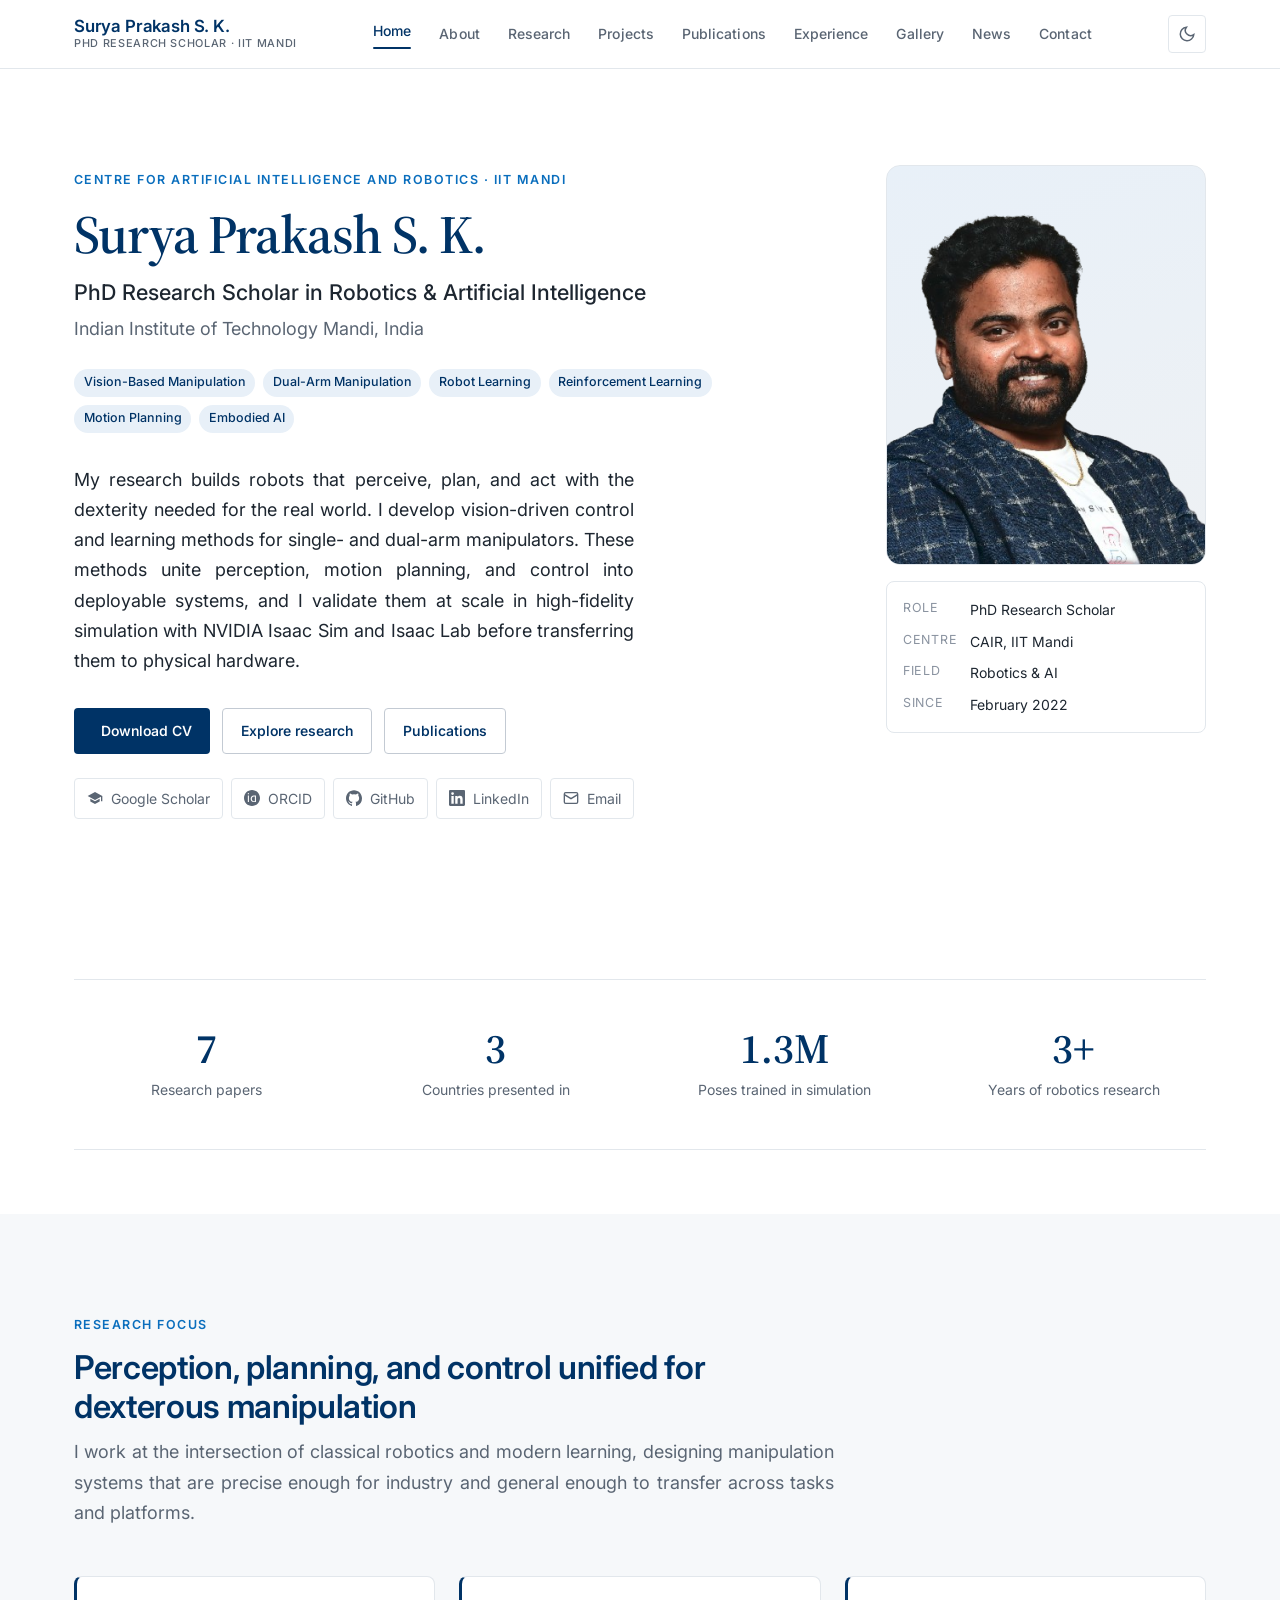
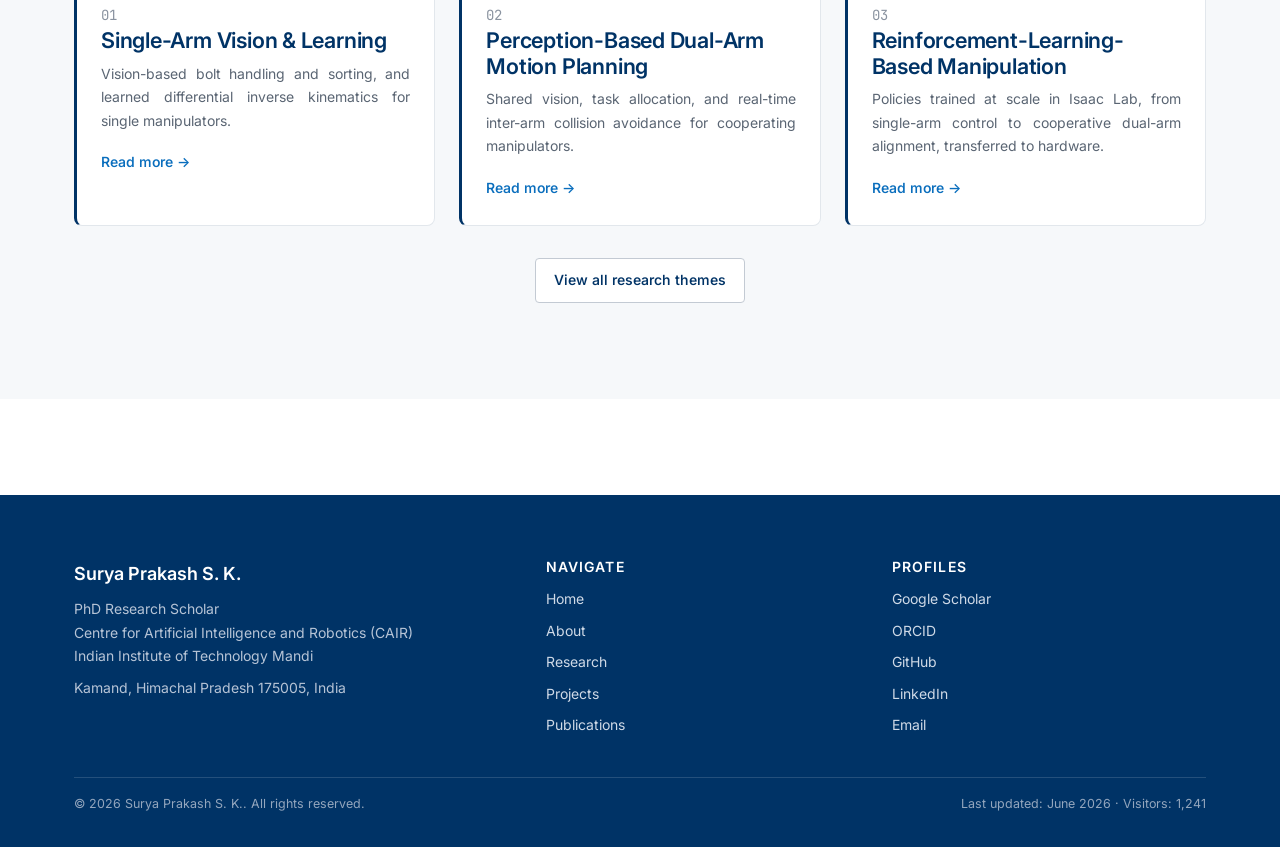
<file: index.html>
<!DOCTYPE html>
<html lang="en" data-theme="light">
<head>
  <meta charset="UTF-8">
  <meta name="viewport" content="width=device-width, initial-scale=1.0">
  <title>Surya Prakash S. K. | Robotics &amp; AI Research | IIT Mandi</title>
  <meta name="description" content="Surya Prakash S. K. is a PhD Research Scholar at the Centre for Artificial Intelligence and Robotics (CAIR), IIT Mandi, working on vision-based dual-arm manipulation, robot learning, and reinforcement learning for real-world robotic deployment.">
  <meta name="author" content="Surya Prakash S. K.">
  <meta name="keywords" content="Robotics, Robot Learning, Reinforcement Learning, Dual-Arm Manipulation, Motion Planning, Computer Vision, Embodied AI, Isaac Sim, Isaac Lab, IIT Mandi, CAIR">
  <link rel="canonical" href="https://mesksp.github.io/index.html">

  <!-- Open Graph / social -->
  <meta property="og:type" content="profile">
  <meta property="og:title" content="Surya Prakash S. K. | Robotics &amp; AI Research, IIT Mandi">
  <meta property="og:description" content="PhD Research Scholar at CAIR, IIT Mandi, working on vision-based dual-arm manipulation, robot learning, and reinforcement learning.">
  <meta property="og:url" content="https://mesksp.github.io/index.html">
  <meta name="twitter:card" content="summary">

  <!-- Fonts -->
  <link rel="preconnect" href="https://fonts.googleapis.com">
  <link rel="preconnect" href="https://fonts.gstatic.com" crossorigin>
  <link href="https://fonts.googleapis.com/css2?family=Inter:wght@400;500;600;700&family=Source+Serif+4:opsz,wght@8..60,400;8..60,600&family=Source+Sans+3:wght@400;600&family=JetBrains+Mono:wght@400;500&display=swap" rel="stylesheet">

  <!-- Stylesheets -->
  <link rel="stylesheet" href="css/style.css?v=7">
  <link rel="stylesheet" href="css/responsive.css">
  <link rel="stylesheet" href="css/animations.css">

  <!-- Theme guard: apply saved/system theme before first paint -->
  <script>
    (function () {
      try {
        var t = localStorage.getItem('sp_theme');
        if (t !== 'light' && t !== 'dark') {
          t = (window.matchMedia && window.matchMedia('(prefers-color-scheme: dark)').matches) ? 'dark' : 'light';
        }
        document.documentElement.setAttribute('data-theme', t);
      } catch (e) {}
    })();
  </script>

  <!-- Schema.org Person metadata -->
  <script type="application/ld+json">
  {
    "@context": "https://schema.org",
    "@type": "Person",
    "name": "Surya Prakash S. K.",
    "jobTitle": "PhD Research Scholar",
    "affiliation": {
      "@type": "CollegeOrUniversity",
      "name": "Indian Institute of Technology Mandi"
    },
    "worksFor": {
      "@type": "Organization",
      "name": "Centre for Artificial Intelligence and Robotics (CAIR), IIT Mandi"
    },
    "email": "mailto:s.surya1754@gmail.com",
    "url": "https://mesksp.github.io/",
    "sameAs": ["https://www.linkedin.com/in/surya-prakash-s-k-7517b2157/"],
    "knowsAbout": ["Robotics", "Robot Learning", "Reinforcement Learning", "Motion Planning", "Computer Vision", "Vision-Based Manipulation", "Dual-Arm Manipulation", "Embodied AI", "Robot Control"]
  }
  </script>
</head>
<body>
  <a class="skip-link" href="#main">Skip to content</a>
  <!-- Header injected by components.js -->
  <div id="site-header"></div>

  <main id="main">
    <!-- ================= HERO ================= -->
    <section class="hero">
      <div class="container hero__grid">
        <div class="hero__content">
          <span class="eyebrow">Centre for Artificial Intelligence and Robotics · IIT Mandi</span>
          <h1 class="hero__title">Surya Prakash S. K.</h1>
          <p class="hero__subtitle">PhD Research Scholar in Robotics &amp; Artificial Intelligence</p>
          <p class="hero__affil">Indian Institute of Technology Mandi, India</p>

          <div class="hero__interests">
            <span class="tag tag--navy">Vision-Based Manipulation</span>
            <span class="tag tag--navy">Dual-Arm Manipulation</span>
            <span class="tag tag--navy">Robot Learning</span>
            <span class="tag tag--navy">Reinforcement Learning</span>
            <span class="tag tag--navy">Motion Planning</span>
            <span class="tag tag--navy">Embodied AI</span>
          </div>

          <div class="hero__statement">
            <p>My research builds robots that perceive, plan, and act with the dexterity needed for the real world. I develop vision-driven control and learning methods for single- and dual-arm manipulators. These methods unite perception, motion planning, and control into deployable systems, and I validate them at scale in high-fidelity simulation with NVIDIA Isaac Sim and Isaac Lab before transferring them to physical hardware.</p>
          </div>

          <div class="hero__actions">
            <a class="btn btn--primary" id="cv-button" href="assets/Documents/SuryaPrakash_CV.pdf" download>
              <span class="i-download"></span> Download CV
            </a>
            <a class="btn btn--outline" href="research.html">Explore research</a>
            <a class="btn btn--outline" href="publications.html">Publications</a>
          </div>

          <div class="link-rail" id="social-rail" aria-label="Academic profiles">
            <!-- Populated by inline script below using the central SITE config -->
          </div>
        </div>

        <aside class="hero__media">
          <div class="profile-photo">
            <img src="assets/images/profile.png" alt="Portrait of Surya Prakash S. K." width="400" height="400" loading="eager" style="width:100%;height:100%;object-fit:cover;">
          </div>
          <div class="profile-card">
            <dl>
              <dt>Role</dt><dd>PhD Research Scholar</dd>
              <dt>Centre</dt><dd>CAIR, IIT Mandi</dd>
              <dt>Field</dt><dd>Robotics &amp; AI</dd>
              <dt>Since</dt><dd>February 2022</dd>
            </dl>
          </div>
        </aside>
      </div>
    </section>

    <!-- ================= ANIMATED RESEARCH STATISTICS ================= -->
    <section class="section--tight">
      <div class="container">
        <div class="stats reveal">
          <div class="stat">
            <div class="stat__num" data-count="8">0</div>
            <div class="stat__label">Research papers</div>
          </div>
          <div class="stat">
            <div class="stat__num" data-count="3">0</div>
            <div class="stat__label">Countries presented in</div>
          </div>
          <div class="stat">
            <div class="stat__num" data-count="1.5" data-suffix="M">0</div>
            <div class="stat__label">Poses trained in simulation</div>
          </div>
          <div class="stat">
            <div class="stat__num" data-count="4" data-suffix="+">0</div>
            <div class="stat__label">Years of robotics research</div>
          </div>
        </div>
      </div>
    </section>

    <!-- ================= RESEARCH SNAPSHOT ================= -->
    <section class="section section--alt">
      <div class="container">
        <div class="section-head reveal">
          <span class="eyebrow">Research focus</span>
          <h2>Perception, planning, and control unified for dexterous manipulation</h2>
          <p>I work at the intersection of classical robotics and modern learning, designing manipulation systems that are precise enough for industry and general enough to transfer across tasks and platforms.</p>
        </div>

        <div class="grid grid-3 reveal-stagger">
          <article class="card theme-card">
            <span class="theme-num">01</span>
            <h3>Single-Arm Vision &amp; Learning</h3>
            <p>Vision-based bolt handling and sorting, and learned differential inverse kinematics for single manipulators.</p>
            <a class="link-arrow" href="research.html#theme-single-arm">Read more</a>
          </article>
          <article class="card theme-card">
            <span class="theme-num">02</span>
            <h3>Perception-Based Dual-Arm Motion Planning</h3>
            <p>Shared vision, task allocation, and real-time inter-arm collision avoidance for cooperating manipulators.</p>
            <a class="link-arrow" href="research.html#theme-dual-arm-planning">Read more</a>
          </article>
          <article class="card theme-card">
            <span class="theme-num">03</span>
            <h3>Reinforcement-Learning-Based Manipulation</h3>
            <p>Policies trained at scale in Isaac Lab, from single-arm control to cooperative dual-arm alignment, transferred to hardware.</p>
            <a class="link-arrow" href="research.html#theme-rl">Read more</a>
          </article>
        </div>

        <div class="text-center" style="margin-top: var(--sp-6);">
          <a class="btn btn--outline" href="research.html">View all research themes</a>
        </div>
      </div>
    </section>
  </main>

  <!-- Footer injected by components.js -->
  <div id="site-footer"></div>

  <!-- Scripts (order matters: config → theme → renderers → bootstrap) -->
  <script src="js/components.js?v=6"></script>
  <script src="js/darkmode.js"></script>
  <script src="js/content.js"></script>
  <script src="js/main.js"></script>
  <script>
    /* Build the social/profile rail from the central SITE config so links
       stay consistent with the footer. Placeholder ("#") links are omitted. */
    (function () {
      var rail = document.getElementById("social-rail");
      if (!rail || !window.SITE) return;
      var L = window.SITE.links, I = window.ICONS;
      var entries = [
        ["Google Scholar", L.scholar, I.scholar],
        ["ORCID", L.orcid, I.orcid],
        ["GitHub", L.github, I.github],
        ["LinkedIn", L.linkedin, I.linkedin],
        ["Email", L.email, I.email]
      ];
      rail.innerHTML = entries.map(function (e) {
        var href = e[1];
        var dim = (href === "#") ? ' style="opacity:.55" title="Link not yet provided"' : "";
        return '<a href="' + href + '"' + (href.indexOf("mailto:") === 0 ? "" : ' target="_blank" rel="noopener"') + dim + '>' + e[2] + e[0] + '</a>';
      }).join("");

      // Point the CV button at the configured path.
      var cv = document.getElementById("cv-button");
      if (cv && L.cv) cv.setAttribute("href", L.cv);
    })();
  </script>
</body>
</html>
</file>
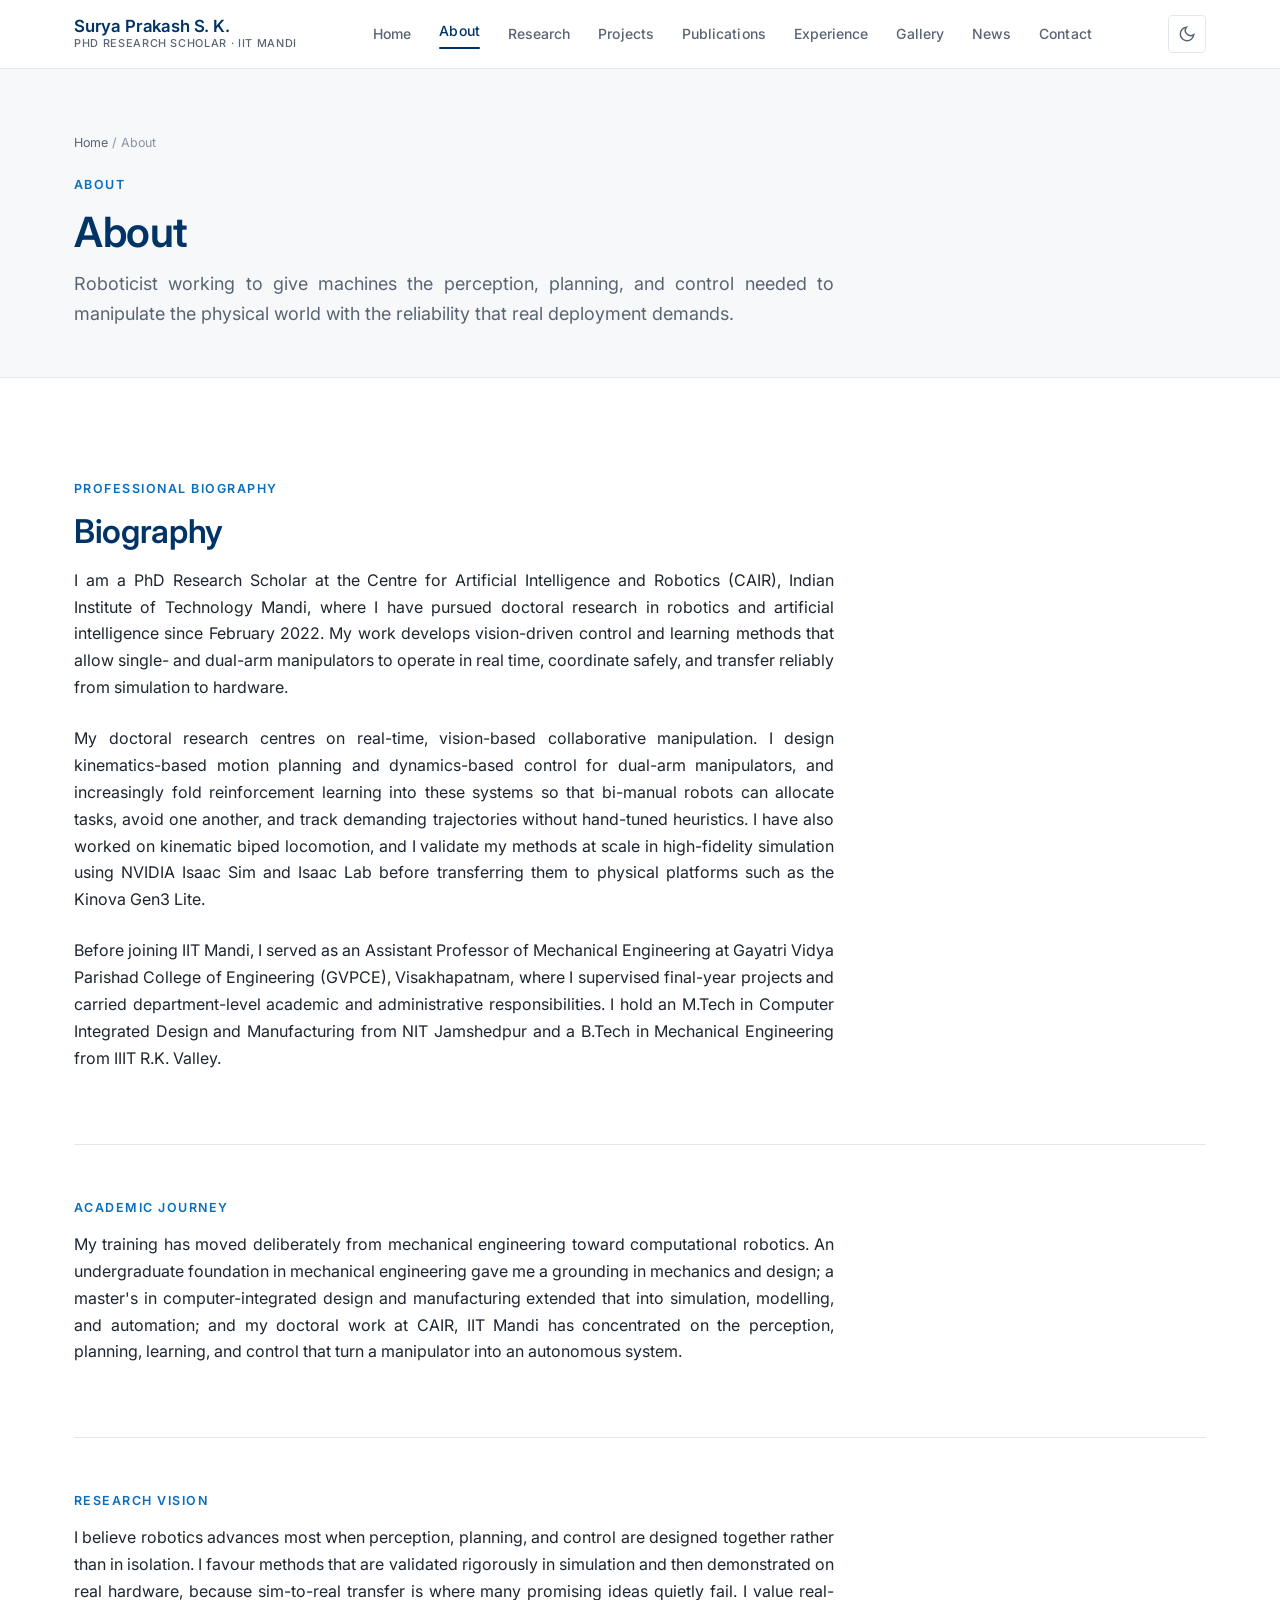
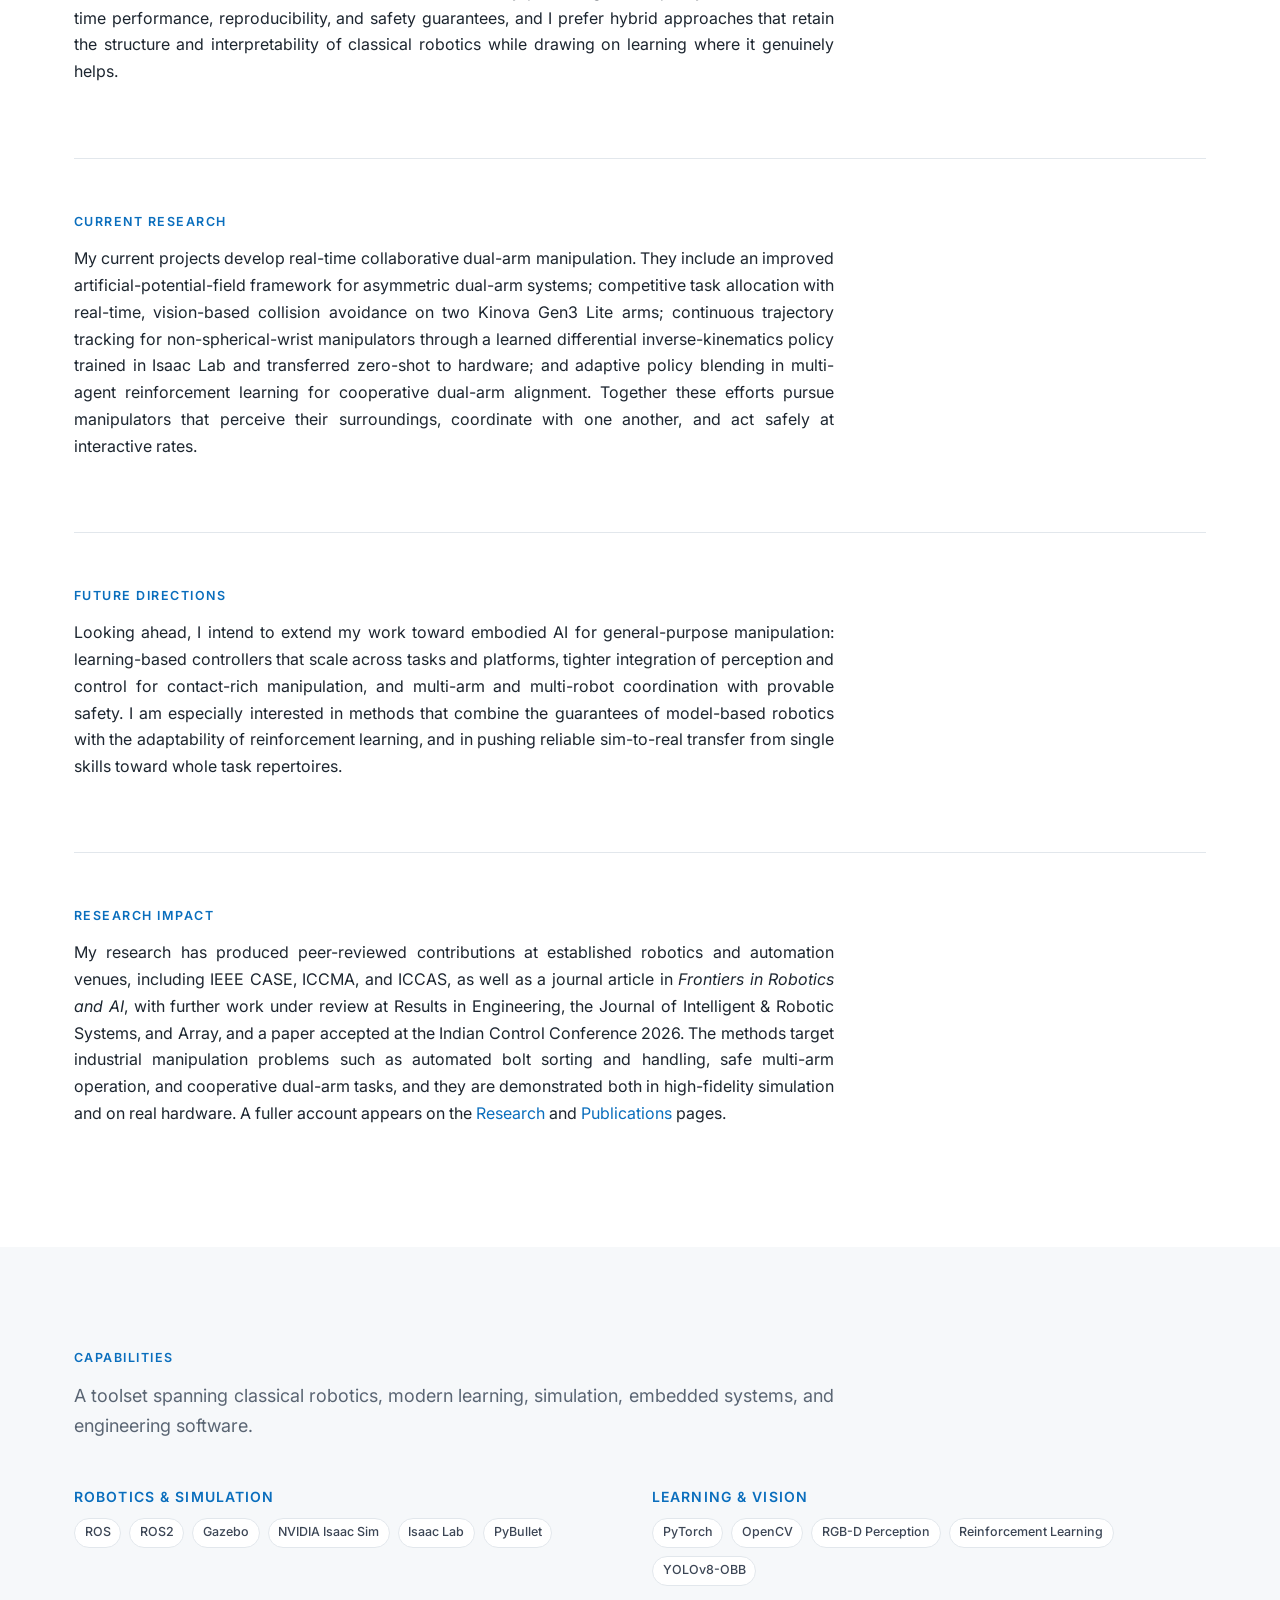
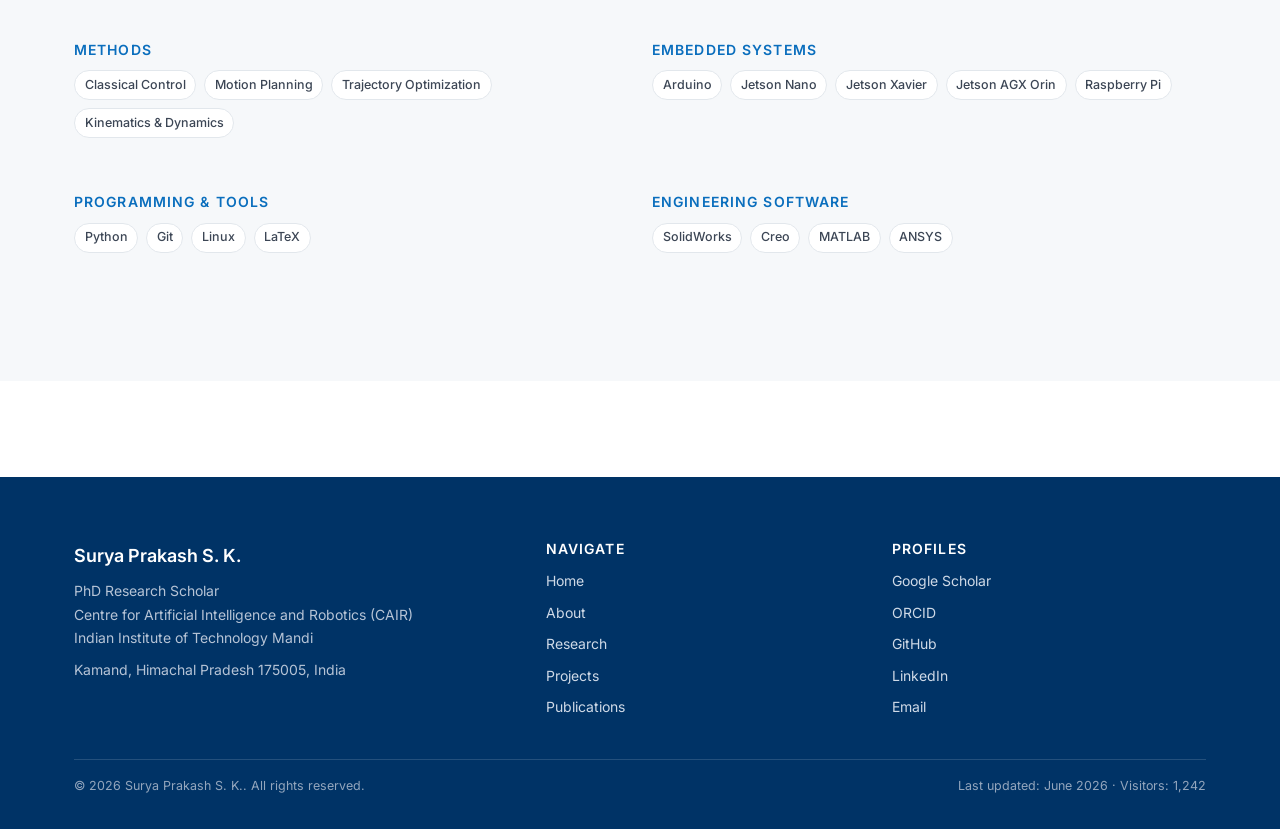
<file: about.html>
<!DOCTYPE html>
<html lang="en" data-theme="light">
<head>
  <meta charset="UTF-8">
  <meta name="viewport" content="width=device-width, initial-scale=1.0">
  <title>About | Surya Prakash S. K. | Robotics &amp; AI, IIT Mandi</title>
  <meta name="description" content="Biography, academic journey, research vision and philosophy of Surya Prakash S. K., PhD Research Scholar at CAIR, IIT Mandi.">
  <meta name="author" content="Surya Prakash S. K.">
  <meta name="keywords" content="Robotics, Robot Learning, Reinforcement Learning, Dual-Arm Manipulation, Motion Planning, Computer Vision, Embodied AI, Isaac Sim, Isaac Lab, IIT Mandi, CAIR">
  <link rel="canonical" href="https://mesksp.github.io/about.html">

  <!-- Open Graph / social -->
  <meta property="og:type" content="profile">
  <meta property="og:title" content="About | Surya Prakash S. K.">
  <meta property="og:description" content="Biography, research vision, and philosophy.">
  <meta property="og:url" content="https://mesksp.github.io/about.html">
  <meta name="twitter:card" content="summary">

  <!-- Fonts -->
  <link rel="preconnect" href="https://fonts.googleapis.com">
  <link rel="preconnect" href="https://fonts.gstatic.com" crossorigin>
  <link href="https://fonts.googleapis.com/css2?family=Inter:wght@400;500;600;700&family=Source+Serif+4:opsz,wght@8..60,400;8..60,600&family=Source+Sans+3:wght@400;600&family=JetBrains+Mono:wght@400;500&display=swap" rel="stylesheet">

  <!-- Stylesheets -->
  <link rel="stylesheet" href="css/style.css?v=7">
  <link rel="stylesheet" href="css/responsive.css">
  <link rel="stylesheet" href="css/animations.css">

  <!-- Theme guard: apply saved/system theme before first paint -->
  <script>
    (function () {
      try {
        var t = localStorage.getItem('sp_theme');
        if (t !== 'light' && t !== 'dark') {
          t = (window.matchMedia && window.matchMedia('(prefers-color-scheme: dark)').matches) ? 'dark' : 'light';
        }
        document.documentElement.setAttribute('data-theme', t);
      } catch (e) {}
    })();
  </script>

  <!-- Schema.org Person metadata -->
  <script type="application/ld+json">
  {
    "@context": "https://schema.org",
    "@type": "Person",
    "name": "Surya Prakash S. K.",
    "jobTitle": "PhD Research Scholar",
    "affiliation": {
      "@type": "CollegeOrUniversity",
      "name": "Indian Institute of Technology Mandi"
    },
    "worksFor": {
      "@type": "Organization",
      "name": "Centre for Artificial Intelligence and Robotics (CAIR), IIT Mandi"
    },
    "email": "mailto:s.surya1754@gmail.com",
    "url": "https://mesksp.github.io/",
    "sameAs": ["https://www.linkedin.com/in/surya-prakash-s-k-7517b2157/"],
    "knowsAbout": ["Robotics", "Robot Learning", "Reinforcement Learning", "Motion Planning", "Computer Vision", "Vision-Based Manipulation", "Dual-Arm Manipulation", "Embodied AI", "Robot Control"]
  }
  </script>
</head>
<body>
  <a class="skip-link" href="#main">Skip to content</a>
  <!-- Header injected by components.js -->
  <div id="site-header"></div>

  <main id="main">
    <!-- ================= PAGE INTRO ================= -->
    <section class="page-intro">
      <div class="container">
        <nav class="breadcrumb" aria-label="Breadcrumb"><a href="index.html">Home</a> / About</nav>
        <span class="eyebrow">About</span>
        <h1>About</h1>
        <p>Roboticist working to give machines the perception, planning, and control needed to manipulate the physical world with the reliability that real deployment demands.</p>
      </div>
    </section>

    <!-- ================= BIOGRAPHY ================= -->
    <section class="section">
      <div class="container">
        <div class="grid" style="grid-template-columns: 1fr; gap: var(--sp-7);">
          <div class="prose reveal">
            <span class="eyebrow">Professional biography</span>
            <h2>Biography</h2>
            <p>I am a PhD Research Scholar at the Centre for Artificial Intelligence and Robotics (CAIR), Indian Institute of Technology Mandi, where I have pursued doctoral research in robotics and artificial intelligence since February 2022. My work develops vision-driven control and learning methods that allow single- and dual-arm manipulators to operate in real time, coordinate safely, and transfer reliably from simulation to hardware.</p>
            <p>My doctoral research centres on real-time, vision-based collaborative manipulation. I design kinematics-based motion planning and dynamics-based control for dual-arm manipulators, and increasingly fold reinforcement learning into these systems so that bi-manual robots can allocate tasks, avoid one another, and track demanding trajectories without hand-tuned heuristics. I have also worked on kinematic biped locomotion, and I validate my methods at scale in high-fidelity simulation using NVIDIA Isaac Sim and Isaac Lab before transferring them to physical platforms such as the Kinova Gen3 Lite.</p>
            <p>Before joining IIT Mandi, I served as an Assistant Professor of Mechanical Engineering at Gayatri Vidya Parishad College of Engineering (GVPCE), Visakhapatnam, where I supervised final-year projects and carried department-level academic and administrative responsibilities. I hold an M.Tech in Computer Integrated Design and Manufacturing from NIT Jamshedpur and a B.Tech in Mechanical Engineering from IIIT R.K. Valley.</p>
          </div>

          <hr class="rule">

          <div class="prose reveal">
            <span class="eyebrow">Academic journey</span>
            <p>My training has moved deliberately from mechanical engineering toward computational robotics. An undergraduate foundation in mechanical engineering gave me a grounding in mechanics and design; a master's in computer-integrated design and manufacturing extended that into simulation, modelling, and automation; and my doctoral work at CAIR, IIT Mandi has concentrated on the perception, planning, learning, and control that turn a manipulator into an autonomous system.</p>
          </div>

          <hr class="rule">

          <div class="prose reveal">
            <span class="eyebrow">Research vision</span>
            <p>I believe robotics advances most when perception, planning, and control are designed together rather than in isolation. I favour methods that are validated rigorously in simulation and then demonstrated on real hardware, because sim-to-real transfer is where many promising ideas quietly fail. I value real-time performance, reproducibility, and safety guarantees, and I prefer hybrid approaches that retain the structure and interpretability of classical robotics while drawing on learning where it genuinely helps.</p>
          </div>

          <hr class="rule">

          <div class="prose reveal">
            <span class="eyebrow">Current research</span>
            <p>My current projects develop real-time collaborative dual-arm manipulation. They include an improved artificial-potential-field framework for asymmetric dual-arm systems; competitive task allocation with real-time, vision-based collision avoidance on two Kinova Gen3 Lite arms; continuous trajectory tracking for non-spherical-wrist manipulators through a learned differential inverse-kinematics policy trained in Isaac Lab and transferred zero-shot to hardware; and adaptive policy blending in multi-agent reinforcement learning for cooperative dual-arm alignment. Together these efforts pursue manipulators that perceive their surroundings, coordinate with one another, and act safely at interactive rates.</p>
          </div>

          <hr class="rule">

          <div class="prose reveal">
            <span class="eyebrow">Future directions</span>
            <p>Looking ahead, I intend to extend my work toward embodied AI for general-purpose manipulation: learning-based controllers that scale across tasks and platforms, tighter integration of perception and control for contact-rich manipulation, and multi-arm and multi-robot coordination with provable safety. I am especially interested in methods that combine the guarantees of model-based robotics with the adaptability of reinforcement learning, and in pushing reliable sim-to-real transfer from single skills toward whole task repertoires.</p>
          </div>

          <hr class="rule">

          <div class="prose reveal">
            <span class="eyebrow">Research impact</span>
            <p>My research has produced peer-reviewed contributions at established robotics and automation venues, including IEEE CASE, ICCMA, and ICCAS, as well as a journal article in <em>Frontiers in Robotics and AI</em>, with further work under review at Results in Engineering, the Journal of Intelligent &amp; Robotic Systems, and Array, and a paper accepted at the Indian Control Conference 2026. The methods target industrial manipulation problems such as automated bolt sorting and handling, safe multi-arm operation, and cooperative dual-arm tasks, and they are demonstrated both in high-fidelity simulation and on real hardware. A fuller account appears on the <a href="research.html">Research</a> and <a href="publications.html">Publications</a> pages.</p>
          </div>
        </div>
      </div>
    </section>

    <!-- ================= TECHNICAL SKILLS ================= -->
    <section class="section section--alt">
      <div class="container">
        <div class="section-head reveal">
          <span class="eyebrow">Capabilities</span>
          <p>A toolset spanning classical robotics, modern learning, simulation, embedded systems, and engineering software.</p>
        </div>

        <div class="grid grid-2 reveal">
          <div class="skill-group">
            <h4>Robotics &amp; Simulation</h4>
            <div class="skill-list">
              <span class="tag">ROS</span><span class="tag">ROS2</span><span class="tag">Gazebo</span>
              <span class="tag">NVIDIA Isaac Sim</span><span class="tag">Isaac Lab</span><span class="tag">PyBullet</span>
            </div>
          </div>
          <div class="skill-group">
            <h4>Learning &amp; Vision</h4>
            <div class="skill-list">
              <span class="tag">PyTorch</span><span class="tag">OpenCV</span><span class="tag">RGB-D Perception</span>
              <span class="tag">Reinforcement Learning</span><span class="tag">YOLOv8-OBB</span>
            </div>
          </div>
          <div class="skill-group">
            <h4>Methods</h4>
            <div class="skill-list">
              <span class="tag">Classical Control</span><span class="tag">Motion Planning</span>
              <span class="tag">Trajectory Optimization</span><span class="tag">Kinematics &amp; Dynamics</span>
            </div>
          </div>
          <div class="skill-group">
            <h4>Embedded Systems</h4>
            <div class="skill-list">
              <span class="tag">Arduino</span><span class="tag">Jetson Nano</span><span class="tag">Jetson Xavier</span>
              <span class="tag">Jetson AGX Orin</span><span class="tag">Raspberry Pi</span>
            </div>
          </div>
          <div class="skill-group">
            <h4>Programming &amp; Tools</h4>
            <div class="skill-list">
              <span class="tag">Python</span><span class="tag">Git</span><span class="tag">Linux</span><span class="tag">LaTeX</span>
            </div>
          </div>
          <div class="skill-group">
            <h4>Engineering Software</h4>
            <div class="skill-list">
              <span class="tag">SolidWorks</span><span class="tag">Creo</span><span class="tag">MATLAB</span><span class="tag">ANSYS</span>
            </div>
          </div>
        </div>
      </div>
    </section>
  </main>

  <!-- Footer injected by components.js -->
  <div id="site-footer"></div>

  <!-- Scripts (order matters: config → theme → renderers → bootstrap) -->
  <script src="js/components.js?v=6"></script>
  <script src="js/darkmode.js"></script>
  <script src="js/main.js"></script>
</body>
</html>
</file>
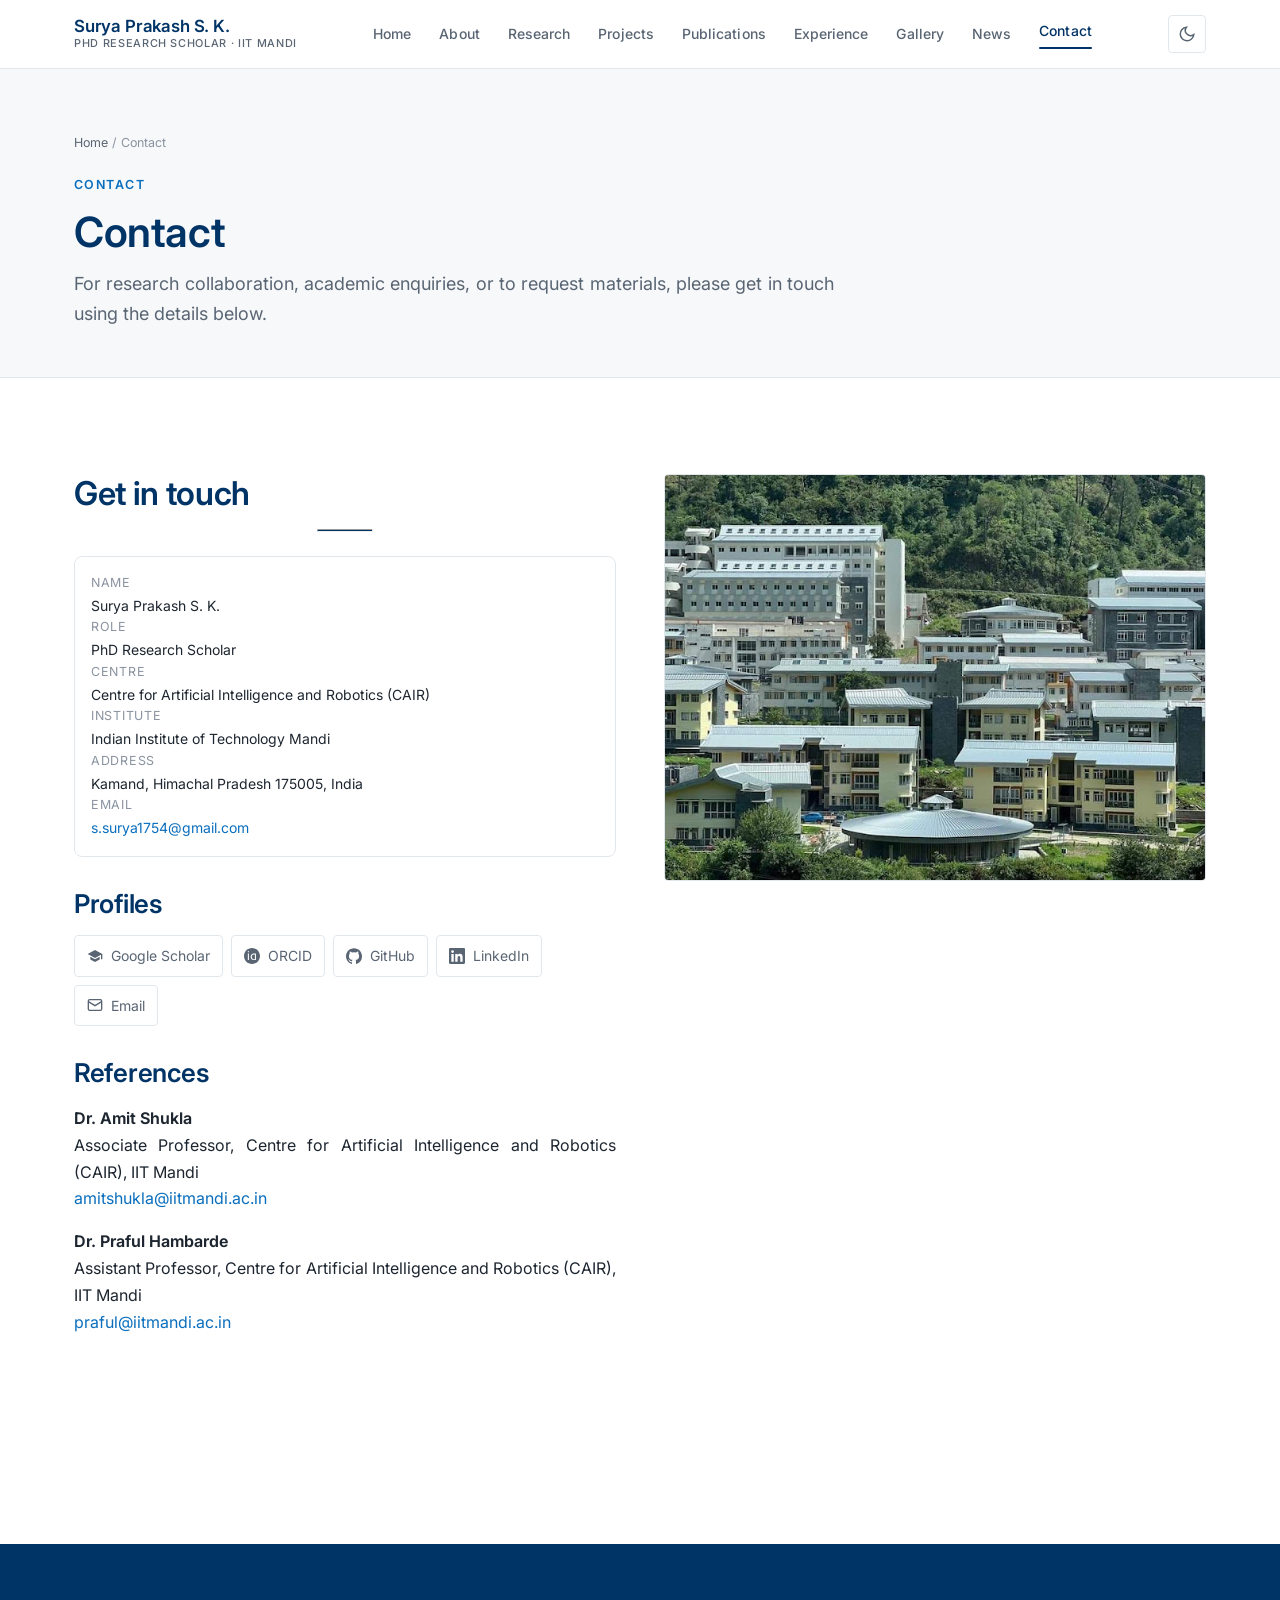
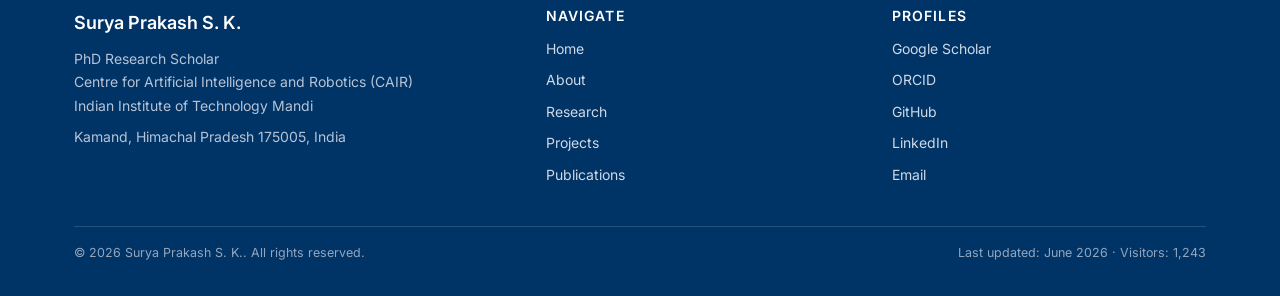
<file: contact.html>
<!DOCTYPE html>
<html lang="en" data-theme="light">
<head>
  <meta charset="UTF-8">
  <meta name="viewport" content="width=device-width, initial-scale=1.0">
  <title>Contact | Surya Prakash S. K. | Robotics &amp; AI, IIT Mandi</title>
  <meta name="description" content="Contact details for Surya Prakash S. K., PhD Research Scholar at CAIR, IIT Mandi: email and profiles.">
  <meta name="author" content="Surya Prakash S. K.">
  <meta name="keywords" content="Robotics, Robot Learning, Reinforcement Learning, Dual-Arm Manipulation, Motion Planning, Computer Vision, Embodied AI, Isaac Sim, Isaac Lab, IIT Mandi, CAIR">
  <link rel="canonical" href="https://mesksp.github.io/contact.html">

  <!-- Open Graph / social -->
  <meta property="og:type" content="profile">
  <meta property="og:title" content="Contact | Surya Prakash S. K.">
  <meta property="og:description" content="Get in touch for research collaboration.">
  <meta property="og:url" content="https://mesksp.github.io/contact.html">
  <meta name="twitter:card" content="summary">

  <!-- Fonts -->
  <link rel="preconnect" href="https://fonts.googleapis.com">
  <link rel="preconnect" href="https://fonts.gstatic.com" crossorigin>
  <link href="https://fonts.googleapis.com/css2?family=Inter:wght@400;500;600;700&family=Source+Serif+4:opsz,wght@8..60,400;8..60,600&family=Source+Sans+3:wght@400;600&family=JetBrains+Mono:wght@400;500&display=swap" rel="stylesheet">

  <!-- Stylesheets -->
  <link rel="stylesheet" href="css/style.css?v=7">
  <link rel="stylesheet" href="css/responsive.css">
  <link rel="stylesheet" href="css/animations.css">

  <!-- Theme guard: apply saved/system theme before first paint -->
  <script>
    (function () {
      try {
        var t = localStorage.getItem('sp_theme');
        if (t !== 'light' && t !== 'dark') {
          t = (window.matchMedia && window.matchMedia('(prefers-color-scheme: dark)').matches) ? 'dark' : 'light';
        }
        document.documentElement.setAttribute('data-theme', t);
      } catch (e) {}
    })();
  </script>

  <!-- Schema.org Person metadata -->
  <script type="application/ld+json">
  {
    "@context": "https://schema.org",
    "@type": "Person",
    "name": "Surya Prakash S. K.",
    "jobTitle": "PhD Research Scholar",
    "affiliation": {
      "@type": "CollegeOrUniversity",
      "name": "Indian Institute of Technology Mandi"
    },
    "worksFor": {
      "@type": "Organization",
      "name": "Centre for Artificial Intelligence and Robotics (CAIR), IIT Mandi"
    },
    "email": "mailto:s.surya1754@gmail.com",
    "url": "https://mesksp.github.io/",
    "sameAs": ["https://www.linkedin.com/in/surya-prakash-s-k-7517b2157/"],
    "knowsAbout": ["Robotics", "Robot Learning", "Reinforcement Learning", "Motion Planning", "Computer Vision", "Vision-Based Manipulation", "Dual-Arm Manipulation", "Embodied AI", "Robot Control"]
  }
  </script>
</head>
<body>
  <a class="skip-link" href="#main">Skip to content</a>
  <!-- Header injected by components.js -->
  <div id="site-header"></div>

  <main id="main">
    <!-- ================= PAGE INTRO ================= -->
    <section class="page-intro">
      <div class="container">
        <nav class="breadcrumb" aria-label="Breadcrumb"><a href="index.html">Home</a> / Contact</nav>
        <span class="eyebrow">Contact</span>
        <h1>Contact</h1>
        <p>For research collaboration, academic enquiries, or to request materials, please get in touch using the details below.</p>
      </div>
    </section>

    <section class="section">
      <div class="container">
        <div class="grid grid-2" style="gap: var(--sp-7); align-items: start;">
          <!-- Contact details -->
          <div class="reveal">
            <h2>Get in touch</h2>
            <hr class="rule--accent">
            <dl class="profile-card" style="margin-top: var(--sp-4);">
              <dt>Name</dt><dd>Surya Prakash S. K.</dd>
              <dt>Role</dt><dd>PhD Research Scholar</dd>
              <dt>Centre</dt><dd>Centre for Artificial Intelligence and Robotics (CAIR)</dd>
              <dt>Institute</dt><dd>Indian Institute of Technology Mandi</dd>
              <dt>Address</dt><dd>Kamand, Himachal Pradesh 175005, India</dd>
              <dt>Email</dt><dd><a href="mailto:s.surya1754@gmail.com">s.surya1754@gmail.com</a></dd>
            </dl>

            <h3 style="margin-top: var(--sp-6);">Profiles</h3>
            <div class="link-rail" id="contact-rail" aria-label="Academic profiles" style="margin-top: var(--sp-3);"></div>

            <h3 style="margin-top: var(--sp-6);">References</h3>
            <div class="stack-2" style="margin-top: var(--sp-3);">
              <p><strong>Dr. Amit Shukla</strong><br>Associate Professor, Centre for Artificial Intelligence and Robotics (CAIR), IIT Mandi<br><a href="mailto:amitshukla@iitmandi.ac.in">amitshukla@iitmandi.ac.in</a></p>
              <p><strong>Dr. Praful Hambarde</strong><br>Assistant Professor, Centre for Artificial Intelligence and Robotics (CAIR), IIT Mandi<br><a href="mailto:praful@iitmandi.ac.in">praful@iitmandi.ac.in</a></p>
            </div>
          </div>

          <!-- Campus image -->
          <div class="reveal">
            <img src="assets/images/iit_mandi.jpg" alt="IIT Mandi campus, Kamand, Himachal Pradesh" loading="lazy" style="width:100%;aspect-ratio:4/3;object-fit:cover;border-radius:var(--radius-sm);border:1px solid var(--rule);">
          </div>
        </div>
      </div>
    </section>
  </main>

  <!-- Footer injected by components.js -->
  <div id="site-footer"></div>

  <!-- Scripts (order matters: config → theme → renderers → bootstrap) -->
  <script src="js/components.js?v=6"></script>
  <script src="js/darkmode.js"></script>
  <script>
    /* Build the profiles rail from the central SITE config (placeholders dimmed). */
    (function () {
      var rail = document.getElementById("contact-rail");
      if (rail && window.SITE) {
        var L = window.SITE.links, I = window.ICONS;
        var entries = [
          ["Google Scholar", L.scholar, I.scholar],
          ["ORCID", L.orcid, I.orcid],
          ["GitHub", L.github, I.github],
          ["LinkedIn", L.linkedin, I.linkedin],
          ["Email", L.email, I.email]
        ];
        rail.innerHTML = entries.map(function (e) {
          var href = e[1];
          var dim = (href === "#") ? ' style="opacity:.55" title="Link not yet provided"' : "";
          return '<a href="' + href + '"' + (href.indexOf("mailto:") === 0 ? "" : ' target="_blank" rel="noopener"') + dim + '>' + e[2] + e[0] + '</a>';
        }).join("");
      }
    })();
  </script>
  <script src="js/main.js"></script>
</body>
</html>
</file>
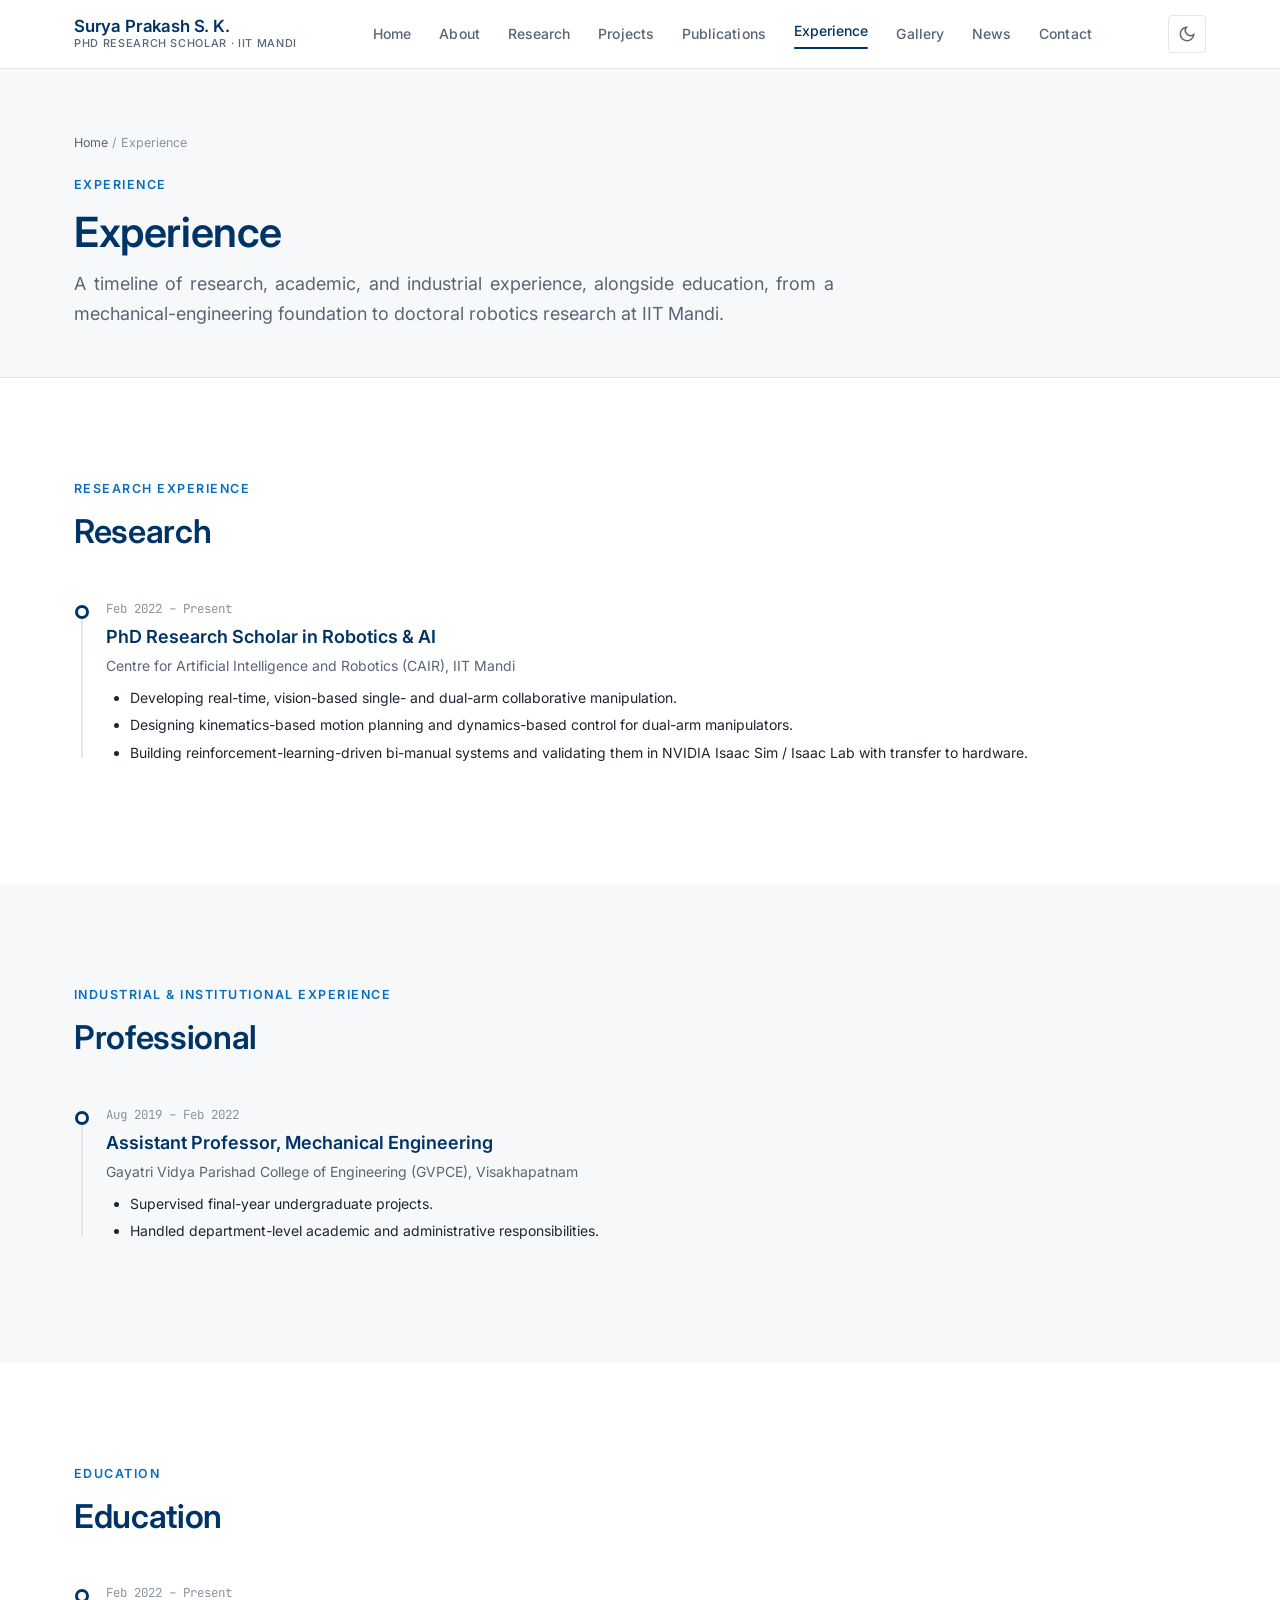
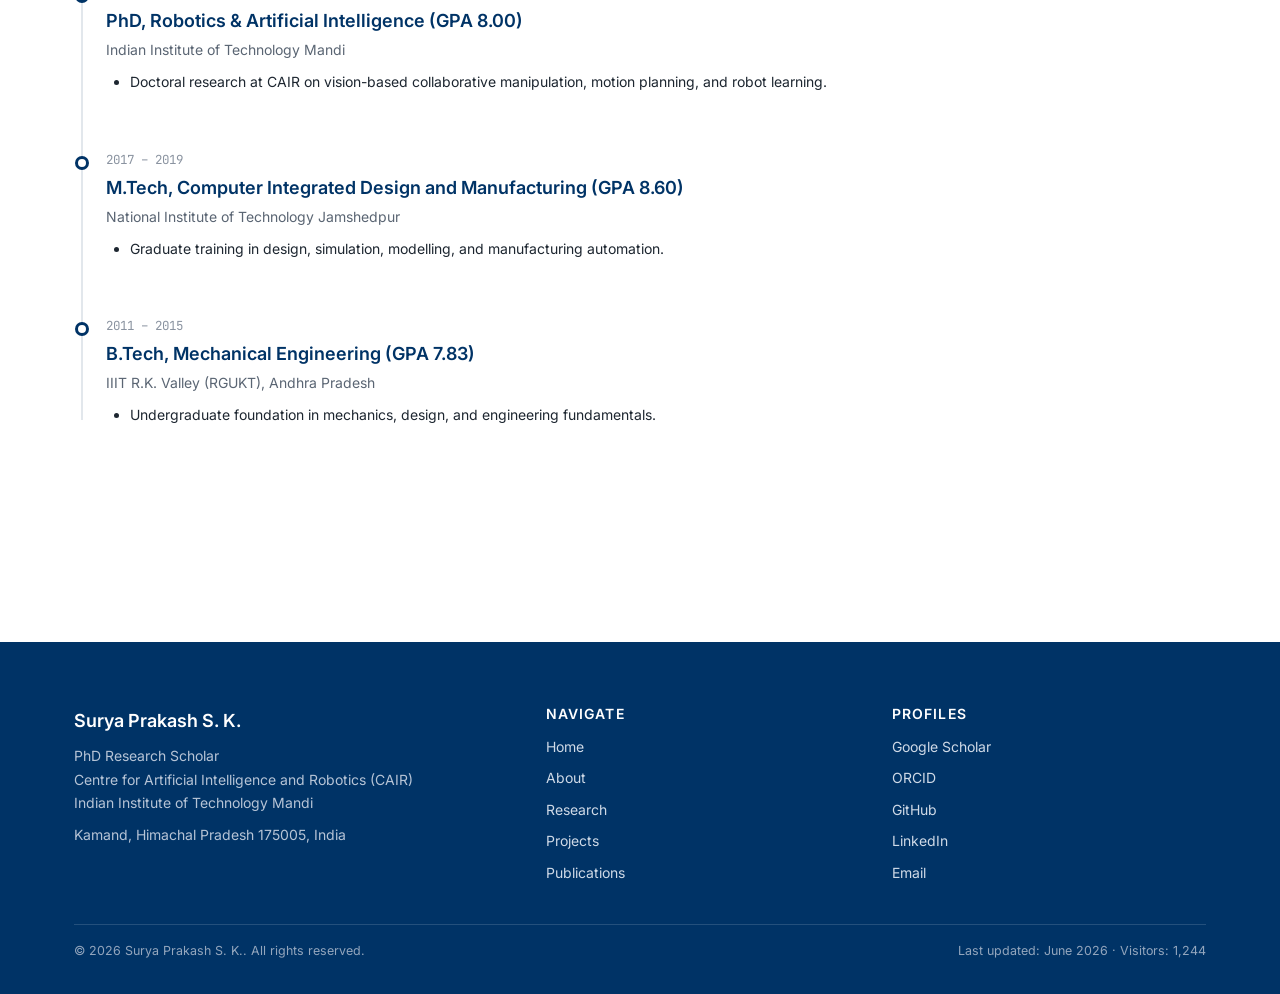
<file: experience.html>
<!DOCTYPE html>
<html lang="en" data-theme="light">
<head>
  <meta charset="UTF-8">
  <meta name="viewport" content="width=device-width, initial-scale=1.0">
  <title>Experience | Surya Prakash S. K. | Robotics &amp; AI, IIT Mandi</title>
  <meta name="description" content="Research, academic, and industrial experience and education of Surya Prakash S. K., PhD Research Scholar at CAIR, IIT Mandi.">
  <meta name="author" content="Surya Prakash S. K.">
  <meta name="keywords" content="Robotics, Robot Learning, Reinforcement Learning, Dual-Arm Manipulation, Motion Planning, Computer Vision, Embodied AI, Isaac Sim, Isaac Lab, IIT Mandi, CAIR">
  <link rel="canonical" href="https://mesksp.github.io/experience.html">

  <!-- Open Graph / social -->
  <meta property="og:type" content="profile">
  <meta property="og:title" content="Experience | Surya Prakash S. K.">
  <meta property="og:description" content="Research, academic, and industrial experience.">
  <meta property="og:url" content="https://mesksp.github.io/experience.html">
  <meta name="twitter:card" content="summary">

  <!-- Fonts -->
  <link rel="preconnect" href="https://fonts.googleapis.com">
  <link rel="preconnect" href="https://fonts.gstatic.com" crossorigin>
  <link href="https://fonts.googleapis.com/css2?family=Inter:wght@400;500;600;700&family=Source+Serif+4:opsz,wght@8..60,400;8..60,600&family=Source+Sans+3:wght@400;600&family=JetBrains+Mono:wght@400;500&display=swap" rel="stylesheet">

  <!-- Stylesheets -->
  <link rel="stylesheet" href="css/style.css?v=7">
  <link rel="stylesheet" href="css/responsive.css">
  <link rel="stylesheet" href="css/animations.css">

  <!-- Theme guard: apply saved/system theme before first paint -->
  <script>
    (function () {
      try {
        var t = localStorage.getItem('sp_theme');
        if (t !== 'light' && t !== 'dark') {
          t = (window.matchMedia && window.matchMedia('(prefers-color-scheme: dark)').matches) ? 'dark' : 'light';
        }
        document.documentElement.setAttribute('data-theme', t);
      } catch (e) {}
    })();
  </script>

  <!-- Schema.org Person metadata -->
  <script type="application/ld+json">
  {
    "@context": "https://schema.org",
    "@type": "Person",
    "name": "Surya Prakash S. K.",
    "jobTitle": "PhD Research Scholar",
    "affiliation": {
      "@type": "CollegeOrUniversity",
      "name": "Indian Institute of Technology Mandi"
    },
    "worksFor": {
      "@type": "Organization",
      "name": "Centre for Artificial Intelligence and Robotics (CAIR), IIT Mandi"
    },
    "email": "mailto:s.surya1754@gmail.com",
    "url": "https://mesksp.github.io/",
    "sameAs": ["https://www.linkedin.com/in/surya-prakash-s-k-7517b2157/"],
    "knowsAbout": ["Robotics", "Robot Learning", "Reinforcement Learning", "Motion Planning", "Computer Vision", "Vision-Based Manipulation", "Dual-Arm Manipulation", "Embodied AI", "Robot Control"]
  }
  </script>
</head>
<body>
  <a class="skip-link" href="#main">Skip to content</a>
  <!-- Header injected by components.js -->
  <div id="site-header"></div>

  <main id="main">
    <!-- ================= PAGE INTRO ================= -->
    <section class="page-intro">
      <div class="container">
        <nav class="breadcrumb" aria-label="Breadcrumb"><a href="index.html">Home</a> / Experience</nav>
        <span class="eyebrow">Experience</span>
        <h1>Experience</h1>
        <p>A timeline of research, academic, and industrial experience, alongside education, from a mechanical-engineering foundation to doctoral robotics research at IIT Mandi.</p>
      </div>
    </section>

    <section class="section">
      <div class="container">
        <div class="section-head reveal">
          <span class="eyebrow">Research experience</span>
          <h2>Research</h2>
        </div>
        <div class="timeline">        <div class="timeline__item reveal">
          <div class="timeline__date">Feb 2022 – Present</div>
          <div class="timeline__title">PhD Research Scholar in Robotics &amp; AI</div>
          <div class="timeline__org">Centre for Artificial Intelligence and Robotics (CAIR), IIT Mandi</div>
          <ul class="bullets"><li>Developing real-time, vision-based single- and dual-arm collaborative manipulation.</li><li>Designing kinematics-based motion planning and dynamics-based control for dual-arm manipulators.</li><li>Building reinforcement-learning-driven bi-manual systems and validating them in NVIDIA Isaac Sim / Isaac Lab with transfer to hardware.</li></ul>
        </div></div>
      </div>
    </section>

    <section class="section section--alt">
      <div class="container">
        <div class="section-head reveal">
          <span class="eyebrow">Industrial &amp; institutional experience</span>
          <h2>Professional</h2>
        </div>
        <div class="timeline">        <div class="timeline__item reveal">
          <div class="timeline__date">Aug 2019 – Feb 2022</div>
          <div class="timeline__title">Assistant Professor, Mechanical Engineering</div>
          <div class="timeline__org">Gayatri Vidya Parishad College of Engineering (GVPCE), Visakhapatnam</div>
          <ul class="bullets"><li>Supervised final-year undergraduate projects.</li><li>Handled department-level academic and administrative responsibilities.</li></ul>
        </div></div>
      </div>
    </section>

    <section class="section">
      <div class="container">
        <div class="section-head reveal">
          <span class="eyebrow">Education</span>
          <h2>Education</h2>
        </div>
        <div class="timeline">        <div class="timeline__item reveal">
          <div class="timeline__date">Feb 2022 – Present</div>
          <div class="timeline__title">PhD, Robotics &amp; Artificial Intelligence (GPA 8.00)</div>
          <div class="timeline__org">Indian Institute of Technology Mandi</div>
          <ul class="bullets"><li>Doctoral research at CAIR on vision-based collaborative manipulation, motion planning, and robot learning.</li></ul>
        </div>        <div class="timeline__item reveal">
          <div class="timeline__date">2017 – 2019</div>
          <div class="timeline__title">M.Tech, Computer Integrated Design and Manufacturing (GPA 8.60)</div>
          <div class="timeline__org">National Institute of Technology Jamshedpur</div>
          <ul class="bullets"><li>Graduate training in design, simulation, modelling, and manufacturing automation.</li></ul>
        </div>        <div class="timeline__item reveal">
          <div class="timeline__date">2011 – 2015</div>
          <div class="timeline__title">B.Tech, Mechanical Engineering (GPA 7.83)</div>
          <div class="timeline__org">IIIT R.K. Valley (RGUKT), Andhra Pradesh</div>
          <ul class="bullets"><li>Undergraduate foundation in mechanics, design, and engineering fundamentals.</li></ul>
        </div></div>
      </div>
    </section>
  </main>

  <!-- Footer injected by components.js -->
  <div id="site-footer"></div>

  <!-- Scripts (order matters: config → theme → renderers → bootstrap) -->
  <script src="js/components.js?v=6"></script>
  <script src="js/darkmode.js"></script>
  <script src="js/main.js"></script>
</body>
</html>
</file>
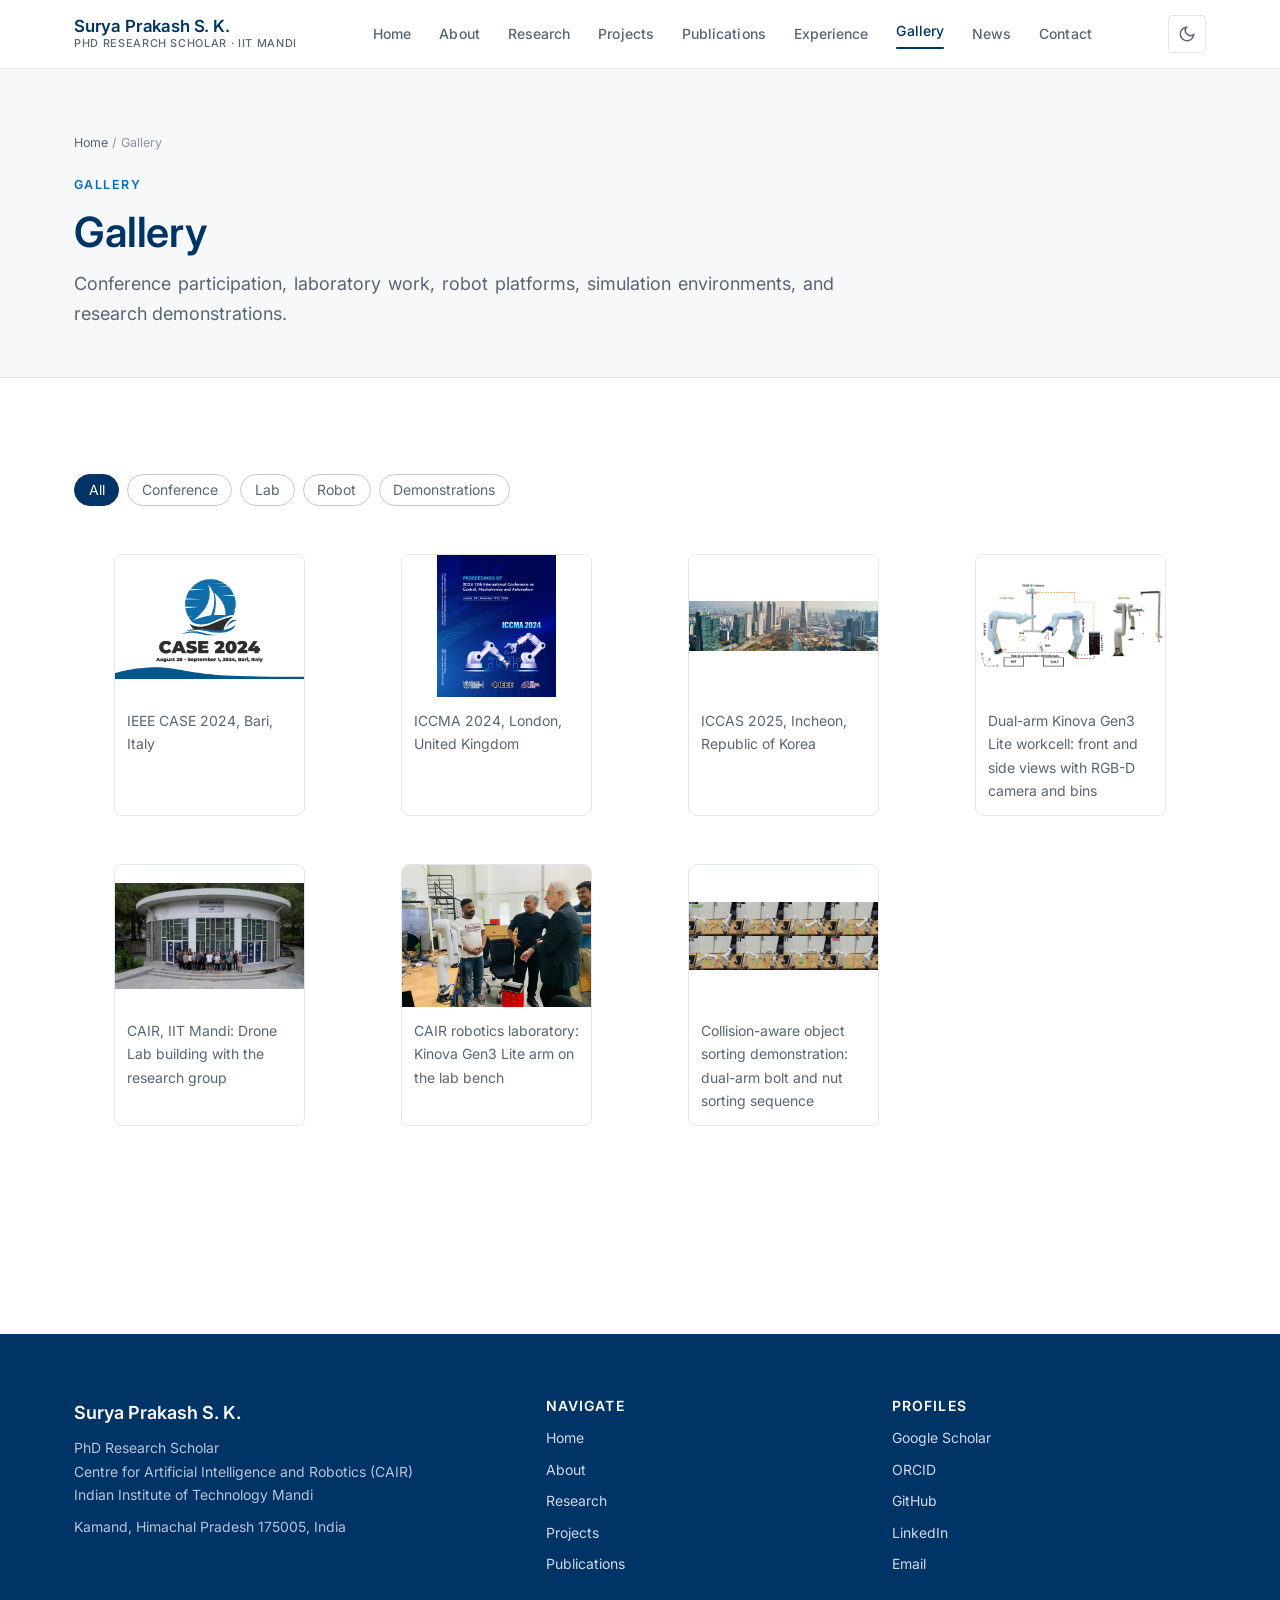
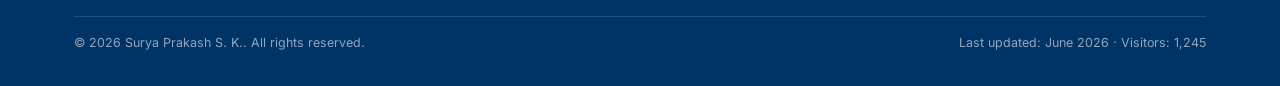
<file: gallery.html>
<!DOCTYPE html>
<html lang="en" data-theme="light">
<head>
  <meta charset="UTF-8">
  <meta name="viewport" content="width=device-width, initial-scale=1.0">
  <title>Gallery | Surya Prakash S. K. | Robotics &amp; AI, IIT Mandi</title>
  <meta name="description" content="Conference, laboratory, robot, simulation, and demonstration images from the research of Surya Prakash S. K.">
  <meta name="author" content="Surya Prakash S. K.">
  <meta name="keywords" content="Robotics, Robot Learning, Reinforcement Learning, Dual-Arm Manipulation, Motion Planning, Computer Vision, Embodied AI, Isaac Sim, Isaac Lab, IIT Mandi, CAIR">
  <link rel="canonical" href="https://mesksp.github.io/gallery.html">

  <!-- Open Graph / social -->
  <meta property="og:type" content="profile">
  <meta property="og:title" content="Gallery | Surya Prakash S. K.">
  <meta property="og:description" content="Conference, lab, robot, and simulation images.">
  <meta property="og:url" content="https://mesksp.github.io/gallery.html">
  <meta name="twitter:card" content="summary">

  <!-- Fonts -->
  <link rel="preconnect" href="https://fonts.googleapis.com">
  <link rel="preconnect" href="https://fonts.gstatic.com" crossorigin>
  <link href="https://fonts.googleapis.com/css2?family=Inter:wght@400;500;600;700&family=Source+Serif+4:opsz,wght@8..60,400;8..60,600&family=Source+Sans+3:wght@400;600&family=JetBrains+Mono:wght@400;500&display=swap" rel="stylesheet">

  <!-- Stylesheets -->
  <link rel="stylesheet" href="css/style.css?v=7">
  <link rel="stylesheet" href="css/responsive.css">
  <link rel="stylesheet" href="css/animations.css">

  <!-- Theme guard: apply saved/system theme before first paint -->
  <script>
    (function () {
      try {
        var t = localStorage.getItem('sp_theme');
        if (t !== 'light' && t !== 'dark') {
          t = (window.matchMedia && window.matchMedia('(prefers-color-scheme: dark)').matches) ? 'dark' : 'light';
        }
        document.documentElement.setAttribute('data-theme', t);
      } catch (e) {}
    })();
  </script>

  <!-- Schema.org Person metadata -->
  <script type="application/ld+json">
  {
    "@context": "https://schema.org",
    "@type": "Person",
    "name": "Surya Prakash S. K.",
    "jobTitle": "PhD Research Scholar",
    "affiliation": {
      "@type": "CollegeOrUniversity",
      "name": "Indian Institute of Technology Mandi"
    },
    "worksFor": {
      "@type": "Organization",
      "name": "Centre for Artificial Intelligence and Robotics (CAIR), IIT Mandi"
    },
    "email": "mailto:s.surya1754@gmail.com",
    "url": "https://mesksp.github.io/",
    "sameAs": ["https://www.linkedin.com/in/surya-prakash-s-k-7517b2157/"],
    "knowsAbout": ["Robotics", "Robot Learning", "Reinforcement Learning", "Motion Planning", "Computer Vision", "Vision-Based Manipulation", "Dual-Arm Manipulation", "Embodied AI", "Robot Control"]
  }
  </script>
</head>
<body>
  <a class="skip-link" href="#main">Skip to content</a>
  <!-- Header injected by components.js -->
  <div id="site-header"></div>

  <main id="main">
    <!-- ================= PAGE INTRO ================= -->
    <section class="page-intro">
      <div class="container">
        <nav class="breadcrumb" aria-label="Breadcrumb"><a href="index.html">Home</a> / Gallery</nav>
        <span class="eyebrow">Gallery</span>
        <h1>Gallery</h1>
        <p>Conference participation, laboratory work, robot platforms, simulation environments, and research demonstrations.</p>
      </div>
    </section>

    <section class="section">
      <div class="container">
        <!-- Category filters (wired by content.js) -->
        <div class="filter-group reveal" id="gallery-filters" role="group" aria-label="Filter gallery" style="margin-bottom: var(--sp-6);">
          <button class="filter-btn is-active" data-filter="all" type="button">All</button>
          <button class="filter-btn" data-filter="conference" type="button">Conference</button>
          <button class="filter-btn" data-filter="lab" type="button">Lab</button>
          <button class="filter-btn" data-filter="robot" type="button">Robot</button>
          <button class="filter-btn" data-filter="demo" type="button">Demonstrations</button>
        </div>

        <!-- Gallery items injected here from data/gallery.json -->
        <div class="gallery-grid" id="gallery-grid"><div class="loading">Loading gallery…</div></div>
      </div>
    </section>
  </main>

  <!-- Footer injected by components.js -->
  <div id="site-footer"></div>

  <!-- Scripts (order matters: config → theme → renderers → bootstrap) -->
  <script src="js/components.js?v=6"></script>
  <script src="js/darkmode.js"></script>
  <script src="js/content.js"></script>
  <script src="js/main.js"></script>
</body>
</html>
</file>
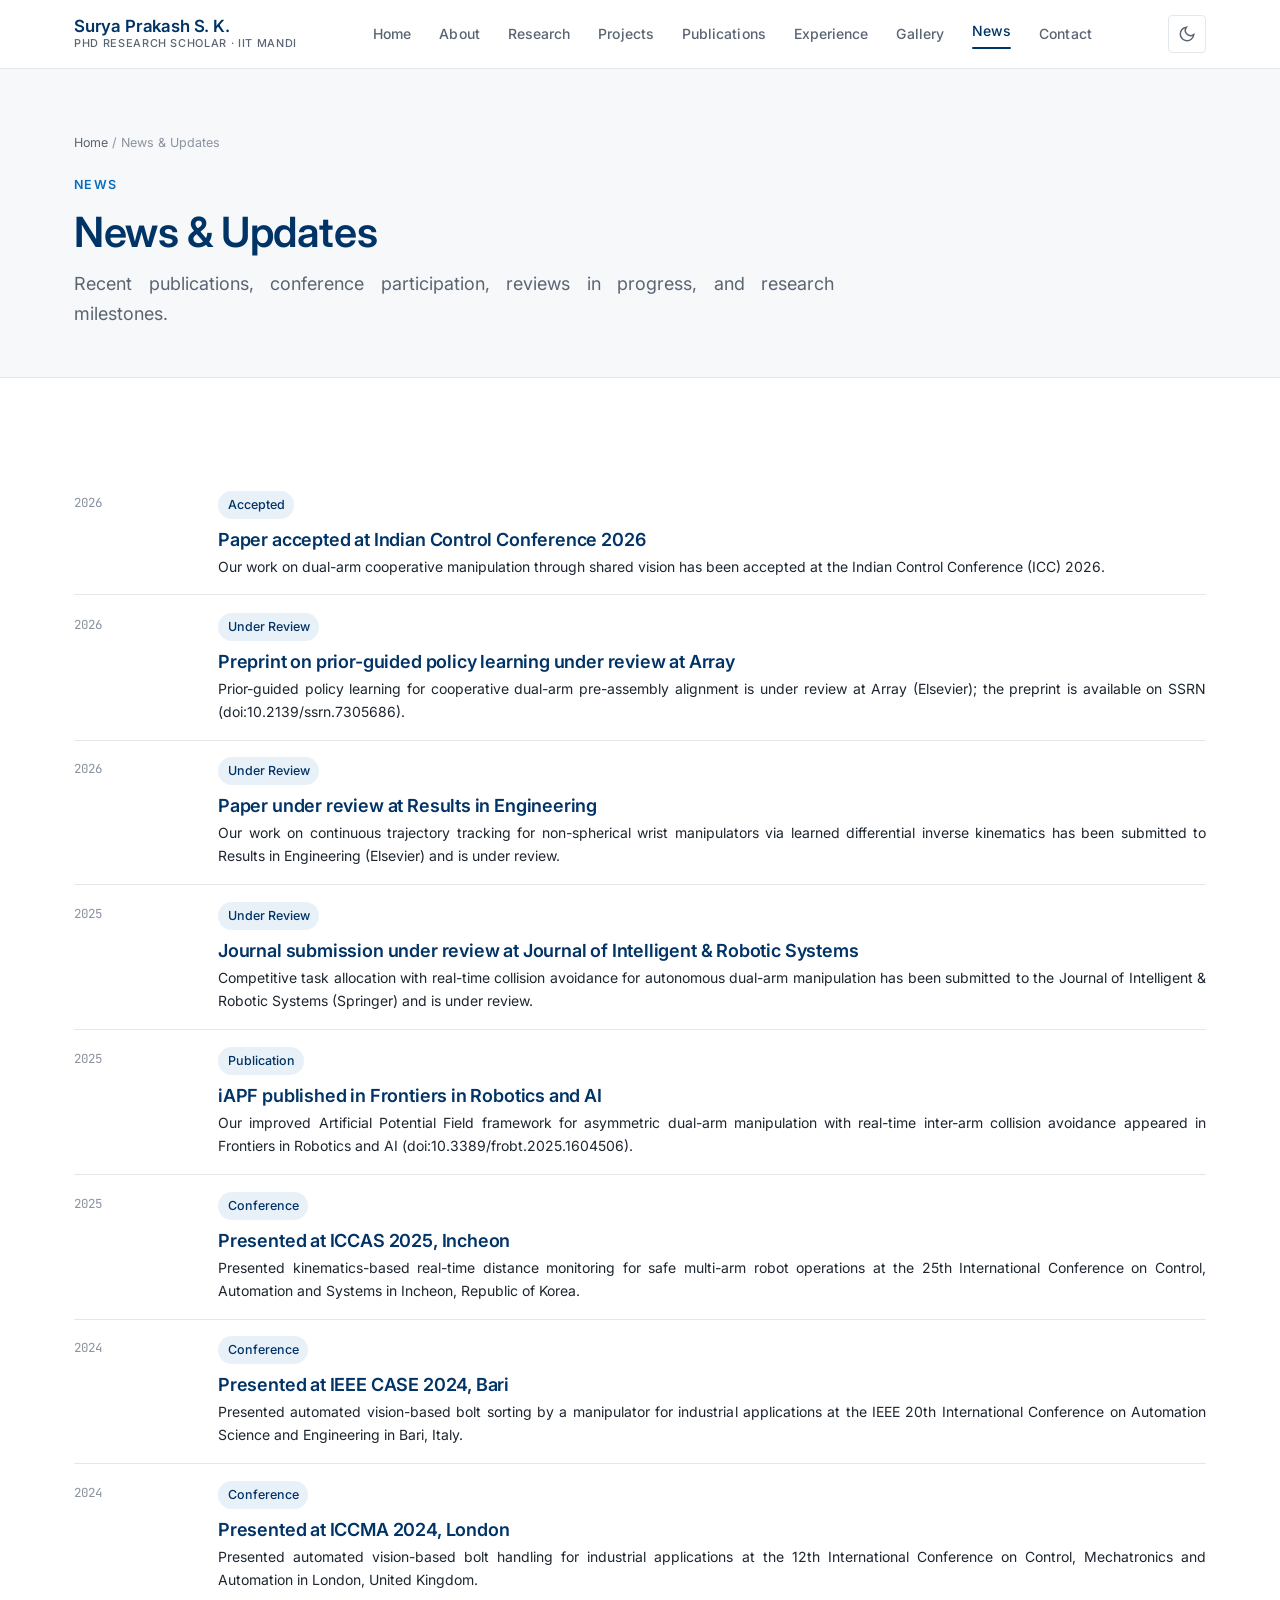
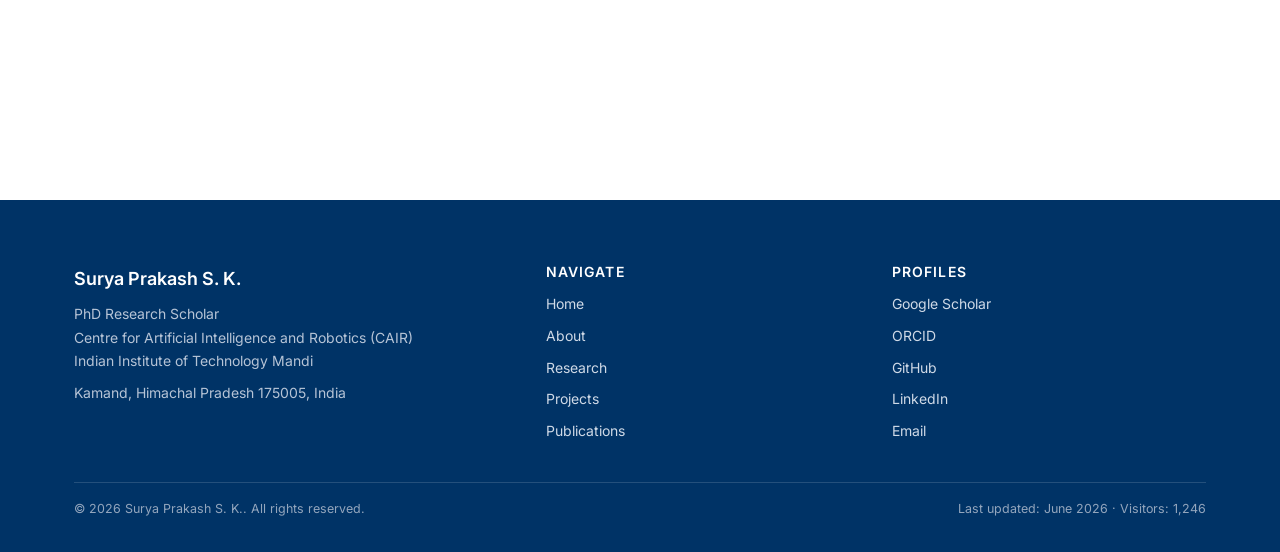
<file: news.html>
<!DOCTYPE html>
<html lang="en" data-theme="light">
<head>
  <meta charset="UTF-8">
  <meta name="viewport" content="width=device-width, initial-scale=1.0">
  <title>News | Surya Prakash S. K. | Robotics &amp; AI, IIT Mandi</title>
  <meta name="description" content="Latest publications, conference participation, and research updates from Surya Prakash S. K.">
  <meta name="author" content="Surya Prakash S. K.">
  <meta name="keywords" content="Robotics, Robot Learning, Reinforcement Learning, Dual-Arm Manipulation, Motion Planning, Computer Vision, Embodied AI, Isaac Sim, Isaac Lab, IIT Mandi, CAIR">
  <link rel="canonical" href="https://mesksp.github.io/news.html">

  <!-- Open Graph / social -->
  <meta property="og:type" content="profile">
  <meta property="og:title" content="News | Surya Prakash S. K.">
  <meta property="og:description" content="Latest research news and updates.">
  <meta property="og:url" content="https://mesksp.github.io/news.html">
  <meta name="twitter:card" content="summary">

  <!-- Fonts -->
  <link rel="preconnect" href="https://fonts.googleapis.com">
  <link rel="preconnect" href="https://fonts.gstatic.com" crossorigin>
  <link href="https://fonts.googleapis.com/css2?family=Inter:wght@400;500;600;700&family=Source+Serif+4:opsz,wght@8..60,400;8..60,600&family=Source+Sans+3:wght@400;600&family=JetBrains+Mono:wght@400;500&display=swap" rel="stylesheet">

  <!-- Stylesheets -->
  <link rel="stylesheet" href="css/style.css?v=7">
  <link rel="stylesheet" href="css/responsive.css">
  <link rel="stylesheet" href="css/animations.css">

  <!-- Theme guard: apply saved/system theme before first paint -->
  <script>
    (function () {
      try {
        var t = localStorage.getItem('sp_theme');
        if (t !== 'light' && t !== 'dark') {
          t = (window.matchMedia && window.matchMedia('(prefers-color-scheme: dark)').matches) ? 'dark' : 'light';
        }
        document.documentElement.setAttribute('data-theme', t);
      } catch (e) {}
    })();
  </script>

  <!-- Schema.org Person metadata -->
  <script type="application/ld+json">
  {
    "@context": "https://schema.org",
    "@type": "Person",
    "name": "Surya Prakash S. K.",
    "jobTitle": "PhD Research Scholar",
    "affiliation": {
      "@type": "CollegeOrUniversity",
      "name": "Indian Institute of Technology Mandi"
    },
    "worksFor": {
      "@type": "Organization",
      "name": "Centre for Artificial Intelligence and Robotics (CAIR), IIT Mandi"
    },
    "email": "mailto:s.surya1754@gmail.com",
    "url": "https://mesksp.github.io/",
    "sameAs": ["https://www.linkedin.com/in/surya-prakash-s-k-7517b2157/"],
    "knowsAbout": ["Robotics", "Robot Learning", "Reinforcement Learning", "Motion Planning", "Computer Vision", "Vision-Based Manipulation", "Dual-Arm Manipulation", "Embodied AI", "Robot Control"]
  }
  </script>
</head>
<body>
  <a class="skip-link" href="#main">Skip to content</a>
  <!-- Header injected by components.js -->
  <div id="site-header"></div>

  <main id="main">
    <!-- ================= PAGE INTRO ================= -->
    <section class="page-intro">
      <div class="container">
        <nav class="breadcrumb" aria-label="Breadcrumb"><a href="index.html">Home</a> / News &amp; Updates</nav>
        <span class="eyebrow">News</span>
        <h1>News &amp; Updates</h1>
        <p>Recent publications, conference participation, reviews in progress, and research milestones.</p>
      </div>
    </section>

    <section class="section">
      <div class="container">
        <!-- Full news feed injected from data/news.json (no data-limit) -->
        <div id="news-list"><div class="loading">Loading news…</div></div>
      </div>
    </section>
  </main>

  <!-- Footer injected by components.js -->
  <div id="site-footer"></div>

  <!-- Scripts (order matters: config → theme → renderers → bootstrap) -->
  <script src="js/components.js?v=6"></script>
  <script src="js/darkmode.js"></script>
  <script src="js/content.js"></script>
  <script src="js/main.js"></script>
</body>
</html>
</file>
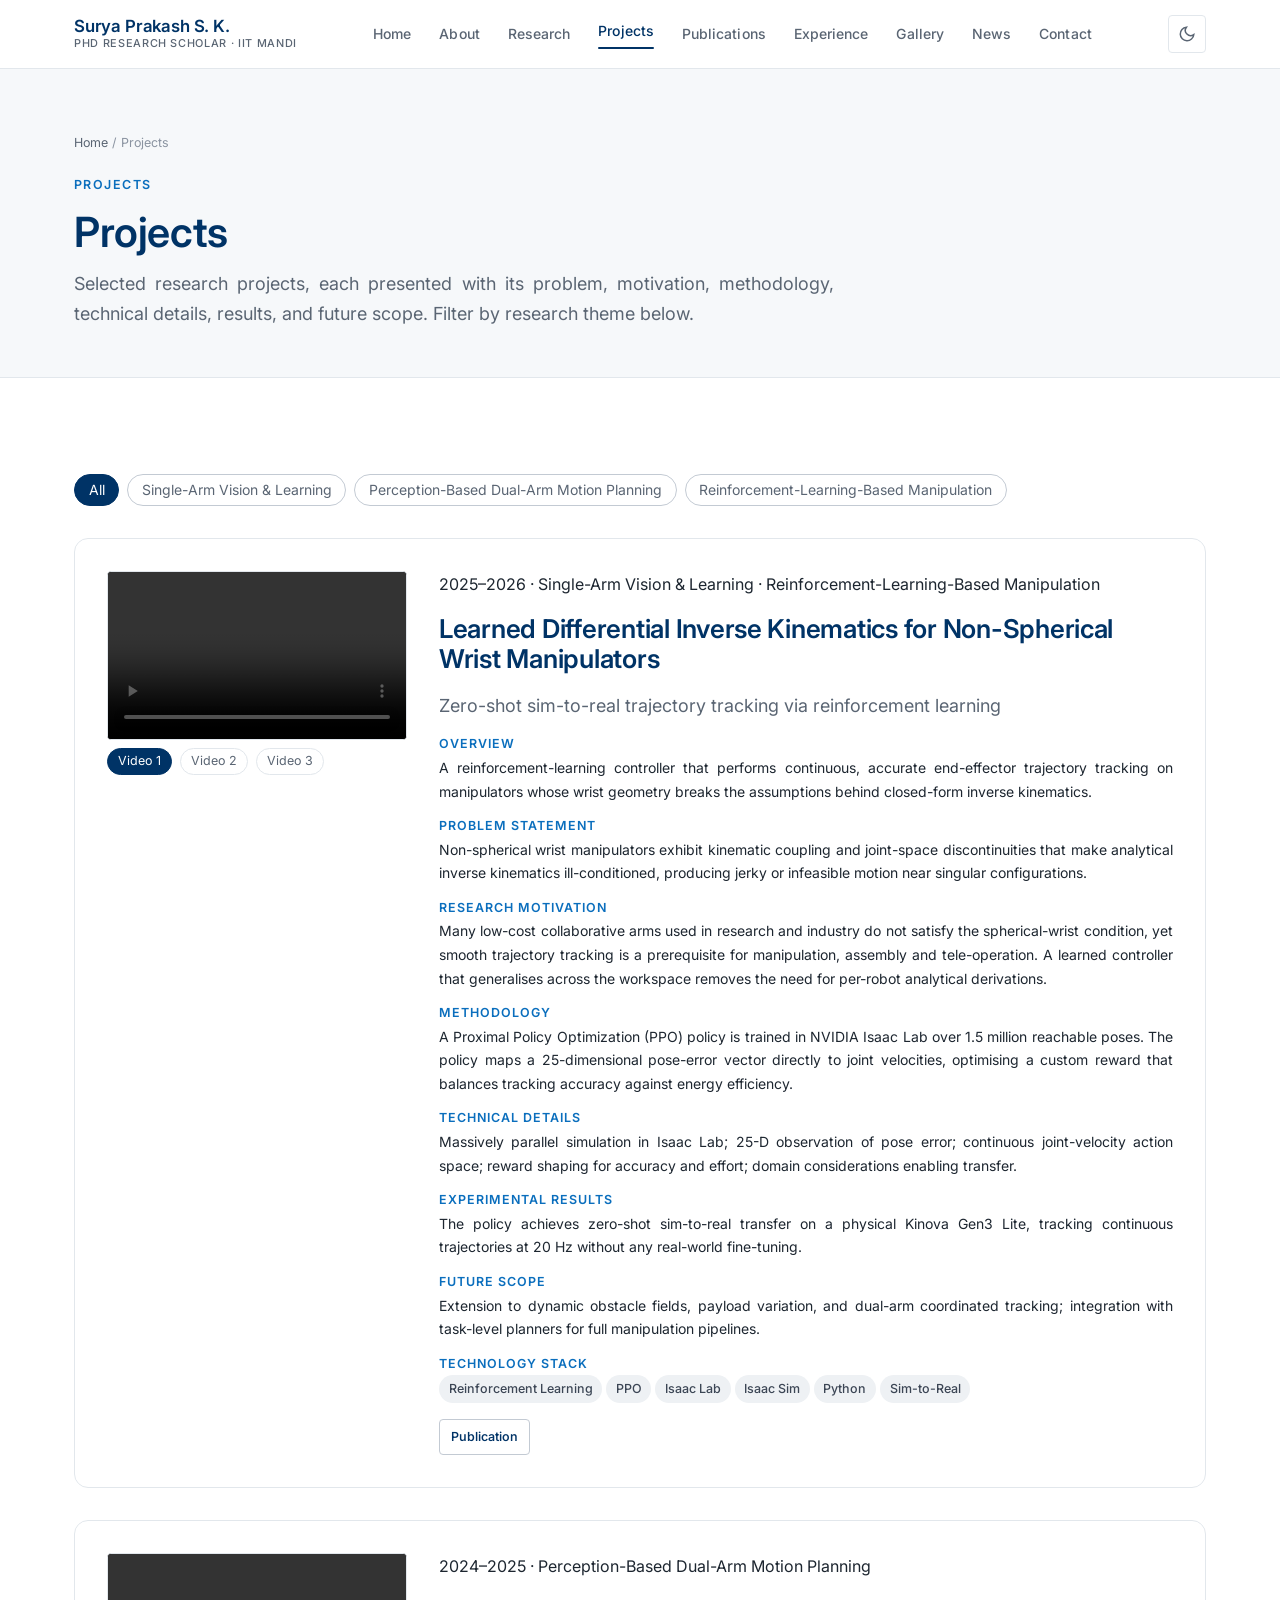
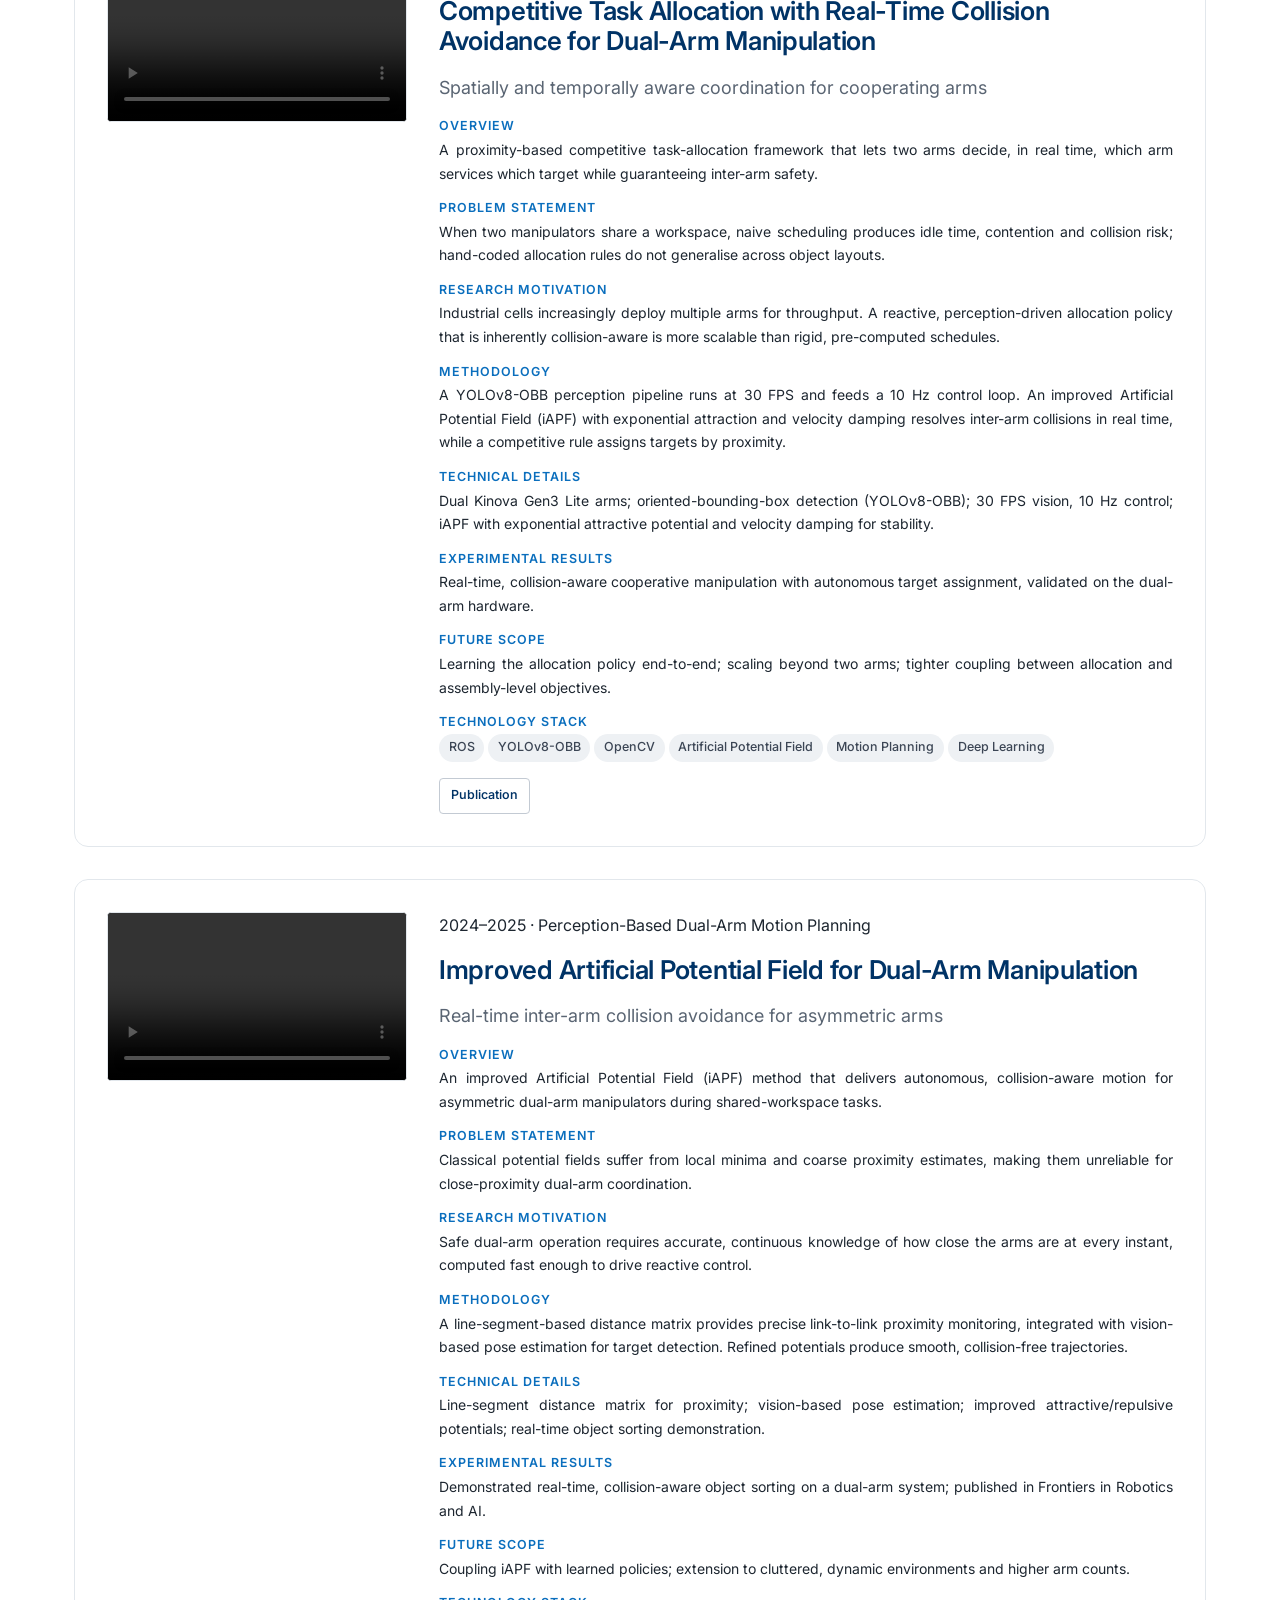
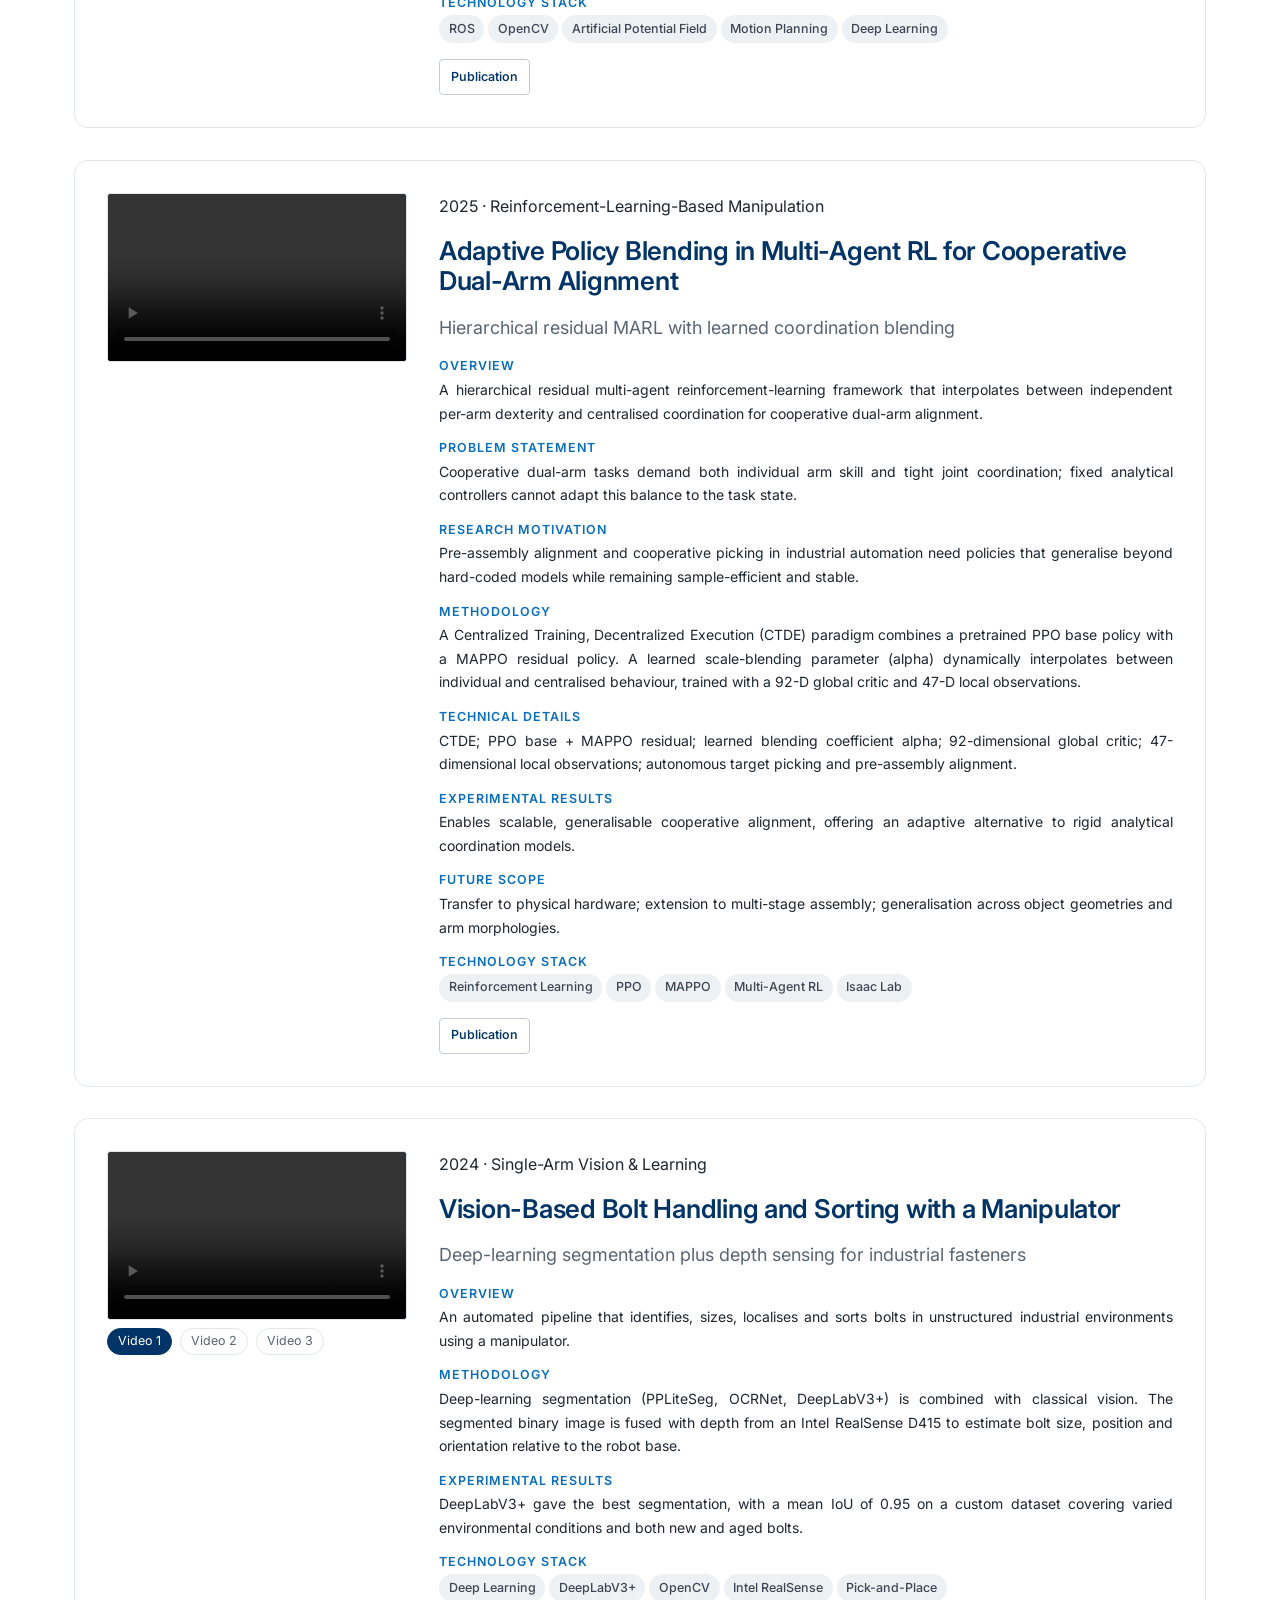
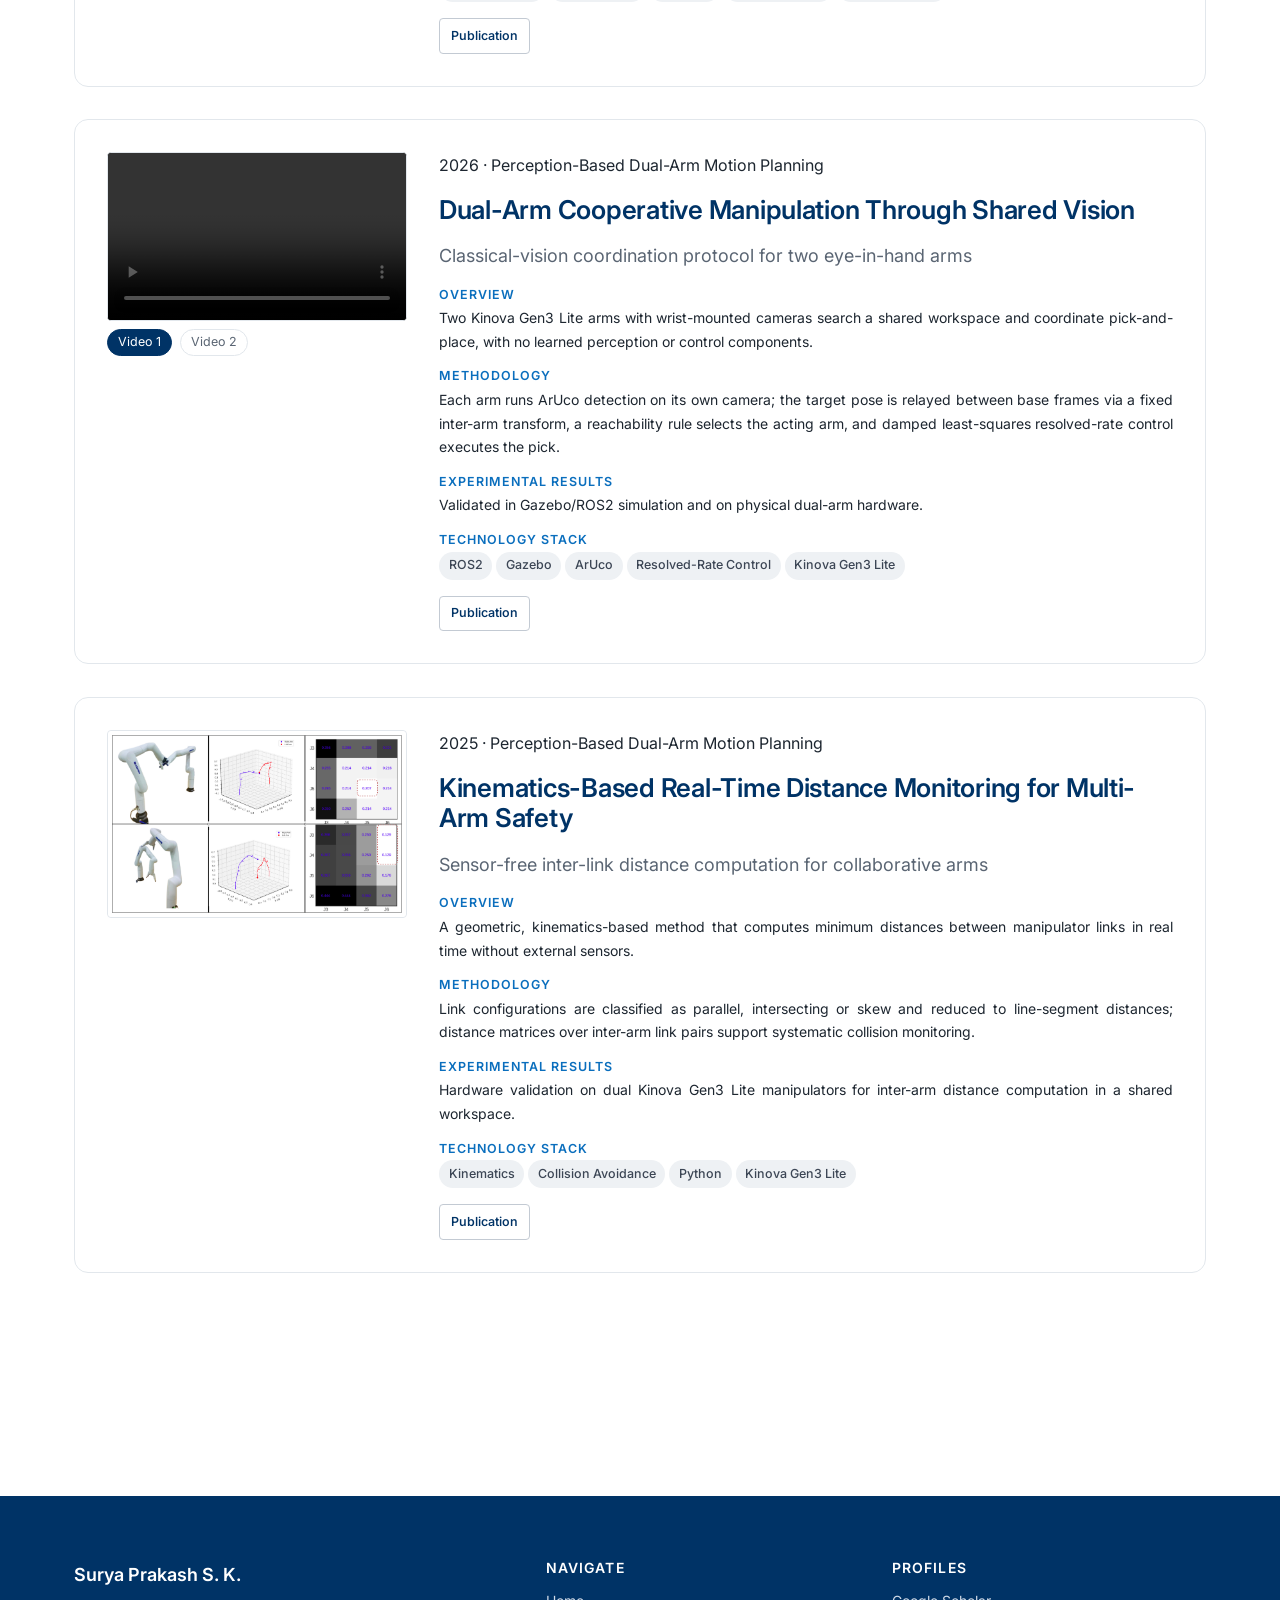
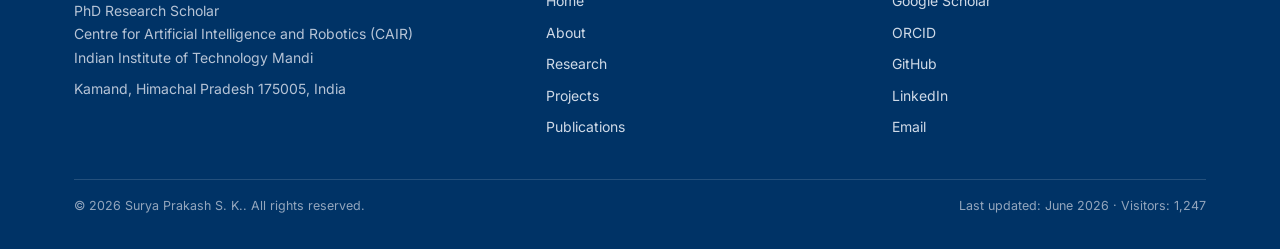
<file: projects.html>
<!DOCTYPE html>
<html lang="en" data-theme="light">
<head>
  <meta charset="UTF-8">
  <meta name="viewport" content="width=device-width, initial-scale=1.0">
  <title>Projects | Surya Prakash S. K. | Robotics &amp; AI, IIT Mandi</title>
  <meta name="description" content="Research projects of Surya Prakash S. K. in dual-arm manipulation, vision-based control, motion planning, and reinforcement learning.">
  <meta name="author" content="Surya Prakash S. K.">
  <meta name="keywords" content="Robotics, Robot Learning, Reinforcement Learning, Dual-Arm Manipulation, Motion Planning, Computer Vision, Embodied AI, Isaac Sim, Isaac Lab, IIT Mandi, CAIR">
  <link rel="canonical" href="https://mesksp.github.io/projects.html">

  <!-- Open Graph / social -->
  <meta property="og:type" content="profile">
  <meta property="og:title" content="Projects | Surya Prakash S. K.">
  <meta property="og:description" content="Detailed robotics research projects.">
  <meta property="og:url" content="https://mesksp.github.io/projects.html">
  <meta name="twitter:card" content="summary">

  <!-- Fonts -->
  <link rel="preconnect" href="https://fonts.googleapis.com">
  <link rel="preconnect" href="https://fonts.gstatic.com" crossorigin>
  <link href="https://fonts.googleapis.com/css2?family=Inter:wght@400;500;600;700&family=Source+Serif+4:opsz,wght@8..60,400;8..60,600&family=Source+Sans+3:wght@400;600&family=JetBrains+Mono:wght@400;500&display=swap" rel="stylesheet">

  <!-- Stylesheets -->
  <link rel="stylesheet" href="css/style.css?v=7">
  <link rel="stylesheet" href="css/responsive.css">
  <link rel="stylesheet" href="css/animations.css">

  <!-- Theme guard: apply saved/system theme before first paint -->
  <script>
    (function () {
      try {
        var t = localStorage.getItem('sp_theme');
        if (t !== 'light' && t !== 'dark') {
          t = (window.matchMedia && window.matchMedia('(prefers-color-scheme: dark)').matches) ? 'dark' : 'light';
        }
        document.documentElement.setAttribute('data-theme', t);
      } catch (e) {}
    })();
  </script>

  <!-- Schema.org Person metadata -->
  <script type="application/ld+json">
  {
    "@context": "https://schema.org",
    "@type": "Person",
    "name": "Surya Prakash S. K.",
    "jobTitle": "PhD Research Scholar",
    "affiliation": {
      "@type": "CollegeOrUniversity",
      "name": "Indian Institute of Technology Mandi"
    },
    "worksFor": {
      "@type": "Organization",
      "name": "Centre for Artificial Intelligence and Robotics (CAIR), IIT Mandi"
    },
    "email": "mailto:s.surya1754@gmail.com",
    "url": "https://mesksp.github.io/",
    "sameAs": ["https://www.linkedin.com/in/surya-prakash-s-k-7517b2157/"],
    "knowsAbout": ["Robotics", "Robot Learning", "Reinforcement Learning", "Motion Planning", "Computer Vision", "Vision-Based Manipulation", "Dual-Arm Manipulation", "Embodied AI", "Robot Control"]
  }
  </script>
</head>
<body>
  <a class="skip-link" href="#main">Skip to content</a>
  <!-- Header injected by components.js -->
  <div id="site-header"></div>

  <main id="main">
    <!-- ================= PAGE INTRO ================= -->
    <section class="page-intro">
      <div class="container">
        <nav class="breadcrumb" aria-label="Breadcrumb"><a href="index.html">Home</a> / Projects</nav>
        <span class="eyebrow">Projects</span>
        <h1>Projects</h1>
        <p>Selected research projects, each presented with its problem, motivation, methodology, technical details, results, and future scope. Filter by research theme below.</p>
      </div>
    </section>

    <section class="section">
      <div class="container">
        <!-- Theme filters (wired by projects.js) -->
        <div class="filter-group reveal" id="project-filters" role="group" aria-label="Filter projects by theme" style="margin-bottom: var(--sp-6);">
          <button class="filter-btn is-active" data-filter="all" type="button">All</button>
          <button class="filter-btn" data-filter="single-arm" type="button">Single-Arm Vision &amp; Learning</button>
          <button class="filter-btn" data-filter="dual-arm-planning" type="button">Perception-Based Dual-Arm Motion Planning</button>
          <button class="filter-btn" data-filter="rl" type="button">Reinforcement-Learning-Based Manipulation</button>
        </div>

        <!-- Project cards injected here from data/projects.json -->
        <div id="project-list" aria-live="polite">
          <div class="loading">Loading projects…</div>
        </div>
      </div>
    </section>
  </main>

  <!-- Footer injected by components.js -->
  <div id="site-footer"></div>

  <!-- Scripts (order matters: config → theme → renderers → bootstrap) -->
  <script src="js/components.js?v=6"></script>
  <script src="js/darkmode.js"></script>
  <script src="js/projects.js?v=4"></script>
  <script src="js/main.js"></script>
</body>
</html>
</file>
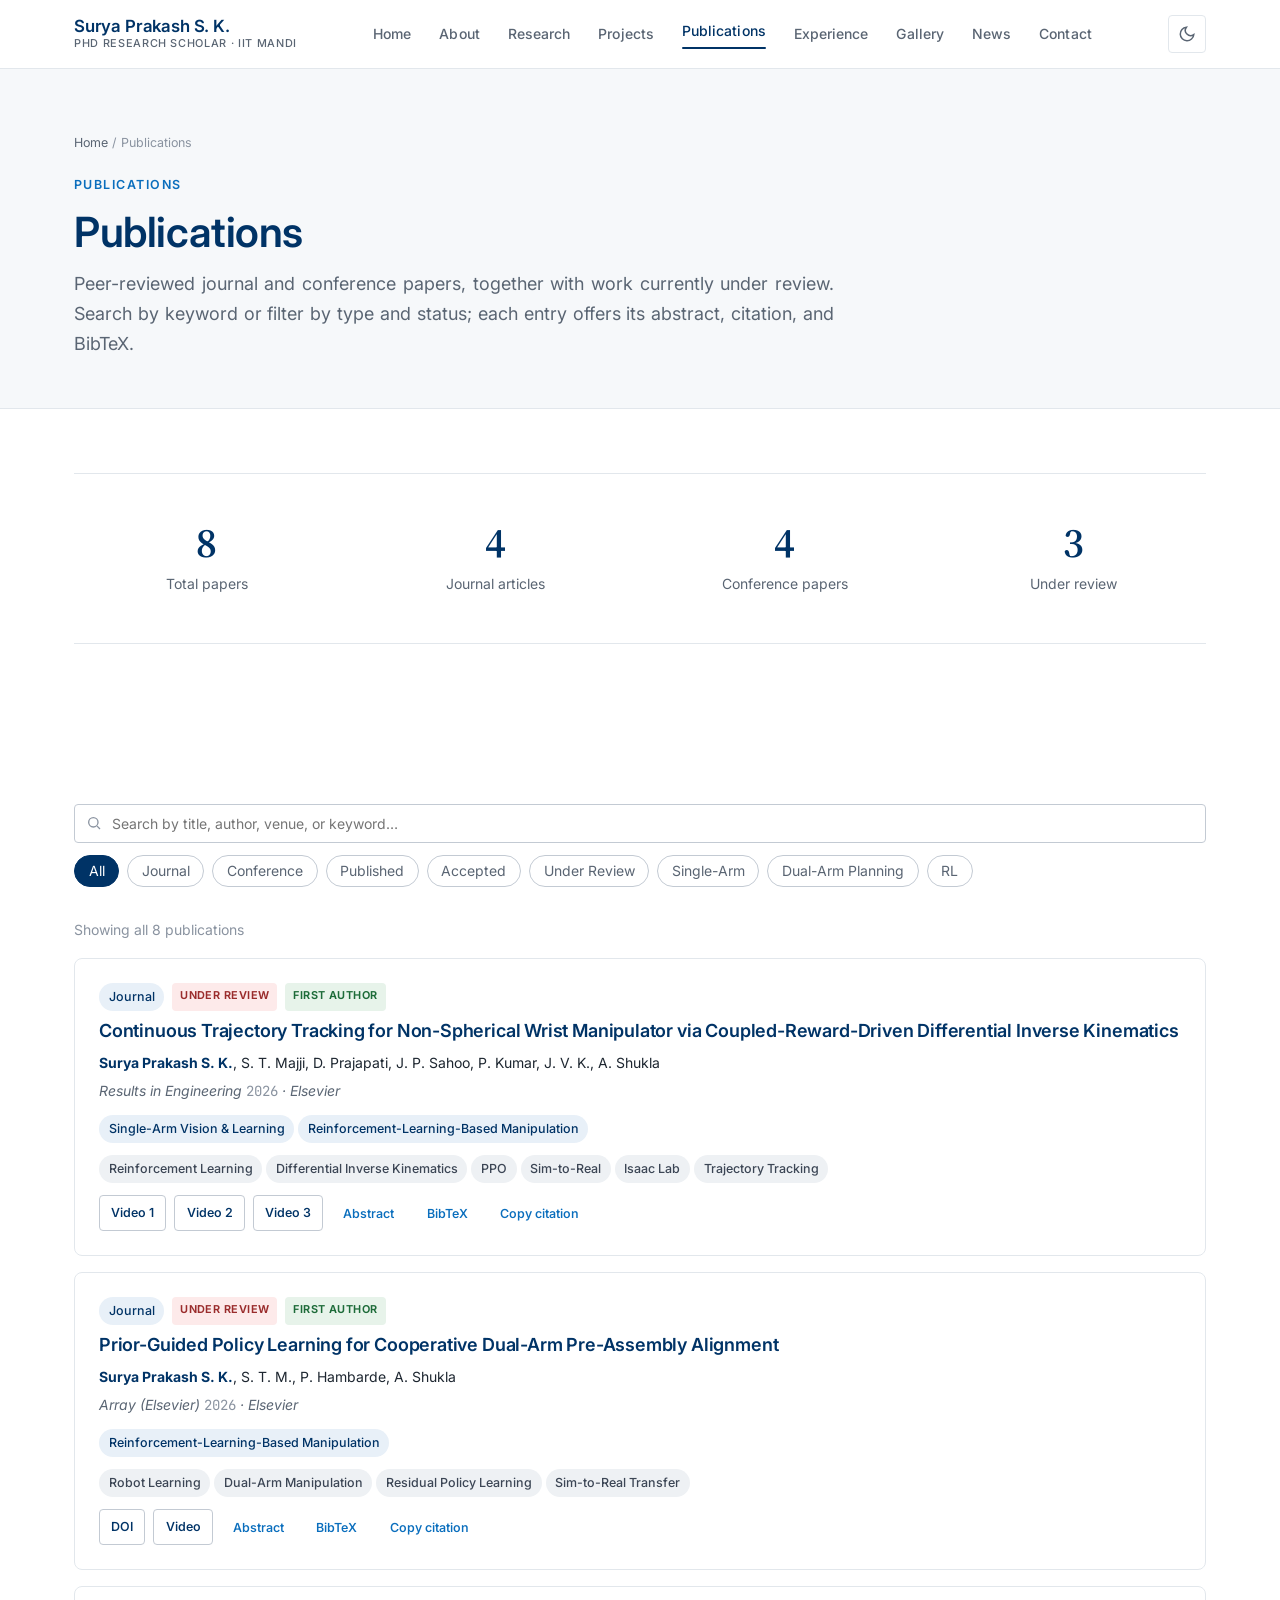
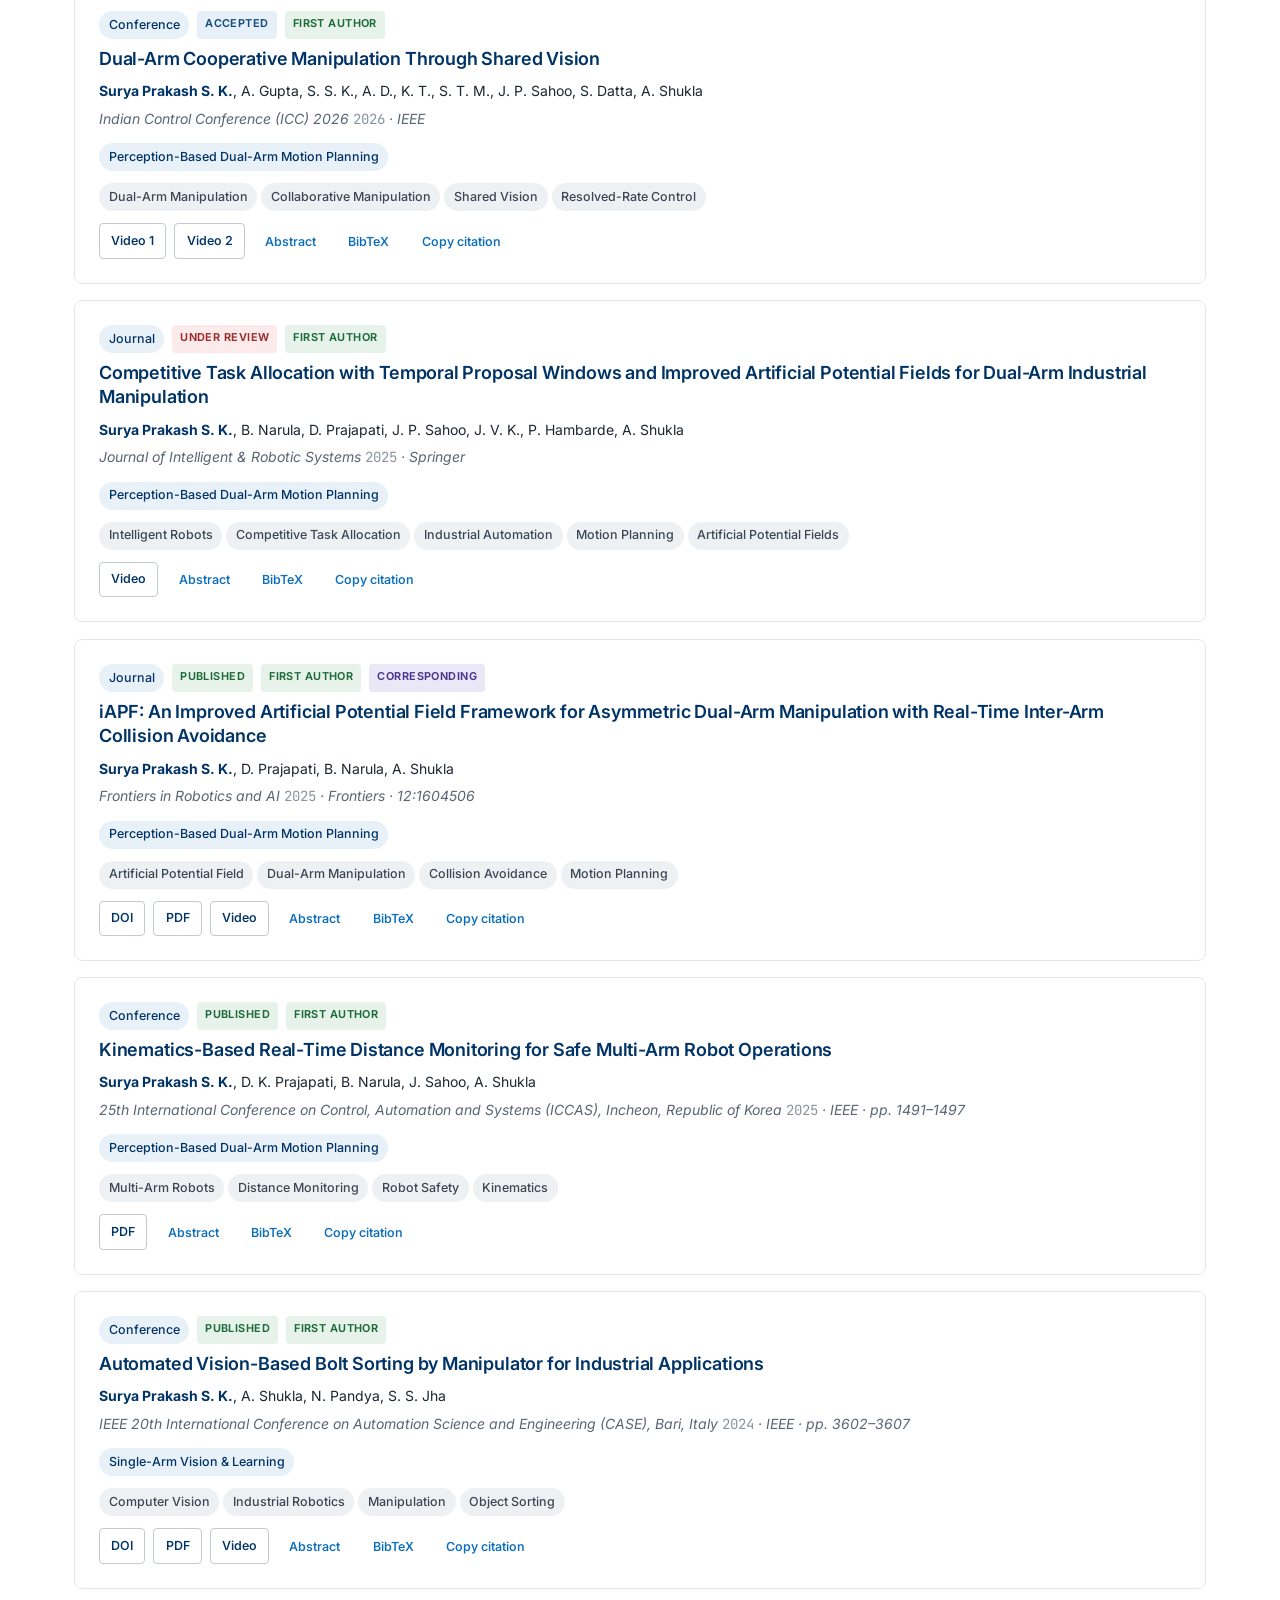
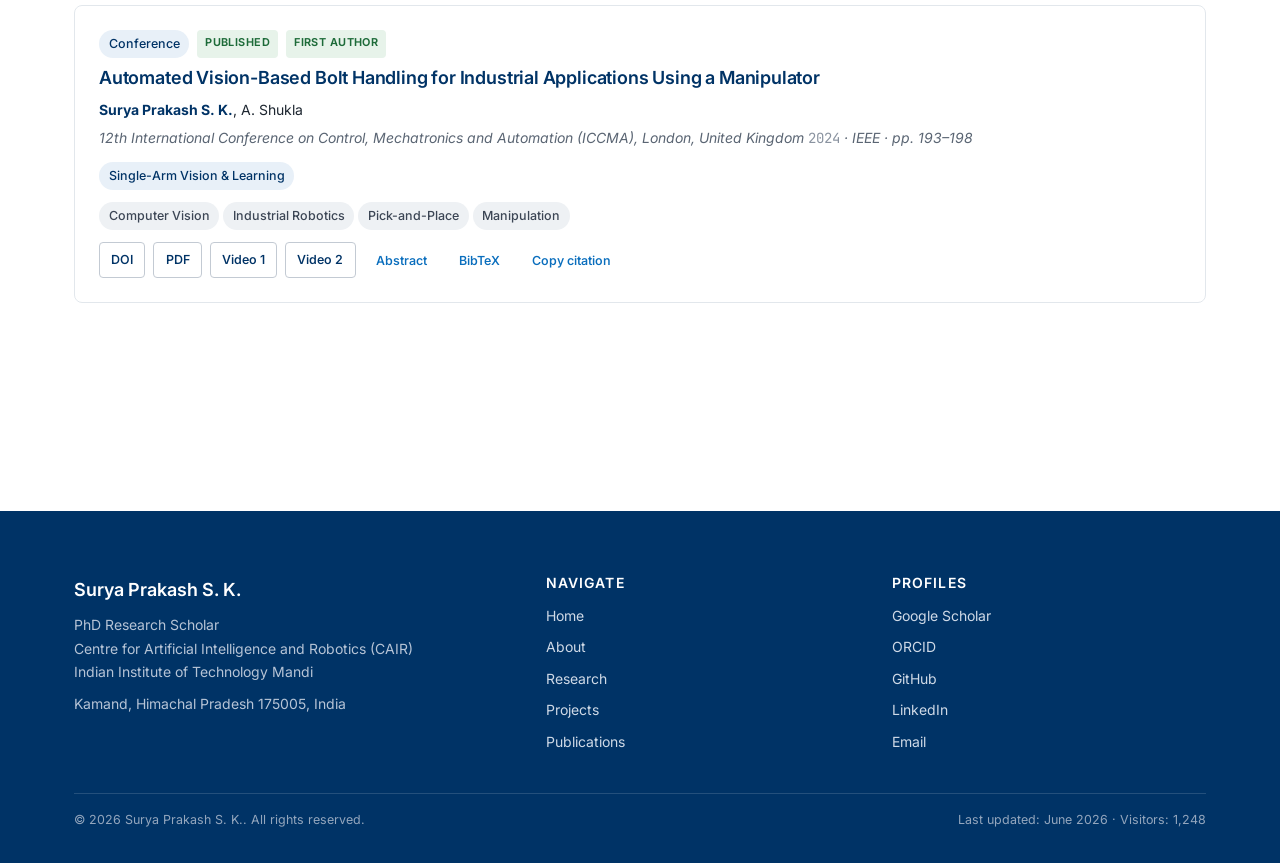
<file: publications.html>
<!DOCTYPE html>
<html lang="en" data-theme="light">
<head>
  <meta charset="UTF-8">
  <meta name="viewport" content="width=device-width, initial-scale=1.0">
  <title>Publications | Surya Prakash S. K. | Robotics &amp; AI, IIT Mandi</title>
  <meta name="description" content="Peer-reviewed journal and conference publications by Surya Prakash S. K., with search, filtering, abstracts, citations, and BibTeX.">
  <meta name="author" content="Surya Prakash S. K.">
  <meta name="keywords" content="Robotics, Robot Learning, Reinforcement Learning, Dual-Arm Manipulation, Motion Planning, Computer Vision, Embodied AI, Isaac Sim, Isaac Lab, IIT Mandi, CAIR">
  <link rel="canonical" href="https://mesksp.github.io/publications.html">

  <!-- Open Graph / social -->
  <meta property="og:type" content="profile">
  <meta property="og:title" content="Publications | Surya Prakash S. K.">
  <meta property="og:description" content="Journal and conference papers in robotics.">
  <meta property="og:url" content="https://mesksp.github.io/publications.html">
  <meta name="twitter:card" content="summary">

  <!-- Fonts -->
  <link rel="preconnect" href="https://fonts.googleapis.com">
  <link rel="preconnect" href="https://fonts.gstatic.com" crossorigin>
  <link href="https://fonts.googleapis.com/css2?family=Inter:wght@400;500;600;700&family=Source+Serif+4:opsz,wght@8..60,400;8..60,600&family=Source+Sans+3:wght@400;600&family=JetBrains+Mono:wght@400;500&display=swap" rel="stylesheet">

  <!-- Stylesheets -->
  <link rel="stylesheet" href="css/style.css?v=7">
  <link rel="stylesheet" href="css/responsive.css">
  <link rel="stylesheet" href="css/animations.css">

  <!-- Theme guard: apply saved/system theme before first paint -->
  <script>
    (function () {
      try {
        var t = localStorage.getItem('sp_theme');
        if (t !== 'light' && t !== 'dark') {
          t = (window.matchMedia && window.matchMedia('(prefers-color-scheme: dark)').matches) ? 'dark' : 'light';
        }
        document.documentElement.setAttribute('data-theme', t);
      } catch (e) {}
    })();
  </script>

  <!-- Schema.org Person metadata -->
  <script type="application/ld+json">
  {
    "@context": "https://schema.org",
    "@type": "Person",
    "name": "Surya Prakash S. K.",
    "jobTitle": "PhD Research Scholar",
    "affiliation": {
      "@type": "CollegeOrUniversity",
      "name": "Indian Institute of Technology Mandi"
    },
    "worksFor": {
      "@type": "Organization",
      "name": "Centre for Artificial Intelligence and Robotics (CAIR), IIT Mandi"
    },
    "email": "mailto:s.surya1754@gmail.com",
    "url": "https://mesksp.github.io/",
    "sameAs": ["https://www.linkedin.com/in/surya-prakash-s-k-7517b2157/"],
    "knowsAbout": ["Robotics", "Robot Learning", "Reinforcement Learning", "Motion Planning", "Computer Vision", "Vision-Based Manipulation", "Dual-Arm Manipulation", "Embodied AI", "Robot Control"]
  }
  </script>
</head>
<body>
  <a class="skip-link" href="#main">Skip to content</a>
  <!-- Header injected by components.js -->
  <div id="site-header"></div>

  <main id="main">
    <!-- ================= PAGE INTRO ================= -->
    <section class="page-intro">
      <div class="container">
        <nav class="breadcrumb" aria-label="Breadcrumb"><a href="index.html">Home</a> / Publications</nav>
        <span class="eyebrow">Publications</span>
        <h1>Publications</h1>
        <p>Peer-reviewed journal and conference papers, together with work currently under review. Search by keyword or filter by type and status; each entry offers its abstract, citation, and BibTeX.</p>
      </div>
    </section>

    <!-- Publication statistics -->
    <section class="section--tight">
      <div class="container">
        <div class="stats reveal">
          <div class="stat"><div class="stat__num" id="stat-total" data-count="8">0</div><div class="stat__label">Total papers</div></div>
          <div class="stat"><div class="stat__num" id="stat-journal" data-count="4">0</div><div class="stat__label">Journal articles</div></div>
          <div class="stat"><div class="stat__num" id="stat-conference" data-count="4">0</div><div class="stat__label">Conference papers</div></div>
          <div class="stat"><div class="stat__num" data-count="3">0</div><div class="stat__label">Under review</div></div>
        </div>
      </div>
    </section>

    <section class="section">
      <div class="container">
        <!-- Search + filter controls (wired by search.js) -->
        <div class="controls-bar reveal">
          <div class="search-field">
            <svg viewBox="0 0 24 24" fill="none" stroke="currentColor" stroke-width="2" aria-hidden="true"><circle cx="11" cy="11" r="7"/><path d="m21 21-4.3-4.3"/></svg>
            <input type="search" id="pub-search" placeholder="Search by title, author, venue, or keyword…" aria-label="Search publications">
          </div>
          <div class="filter-group" id="pub-filters" role="group" aria-label="Filter publications">
            <button class="filter-btn is-active" data-filter="all" type="button">All</button>
            <button class="filter-btn" data-filter="journal" type="button">Journal</button>
            <button class="filter-btn" data-filter="conference" type="button">Conference</button>
            <button class="filter-btn" data-filter="published" type="button">Published</button>
            <button class="filter-btn" data-filter="accepted" type="button">Accepted</button>
            <button class="filter-btn" data-filter="under-review" type="button">Under Review</button>
            <button class="filter-btn" data-filter="single-arm" type="button">Single-Arm</button>
            <button class="filter-btn" data-filter="dual-arm-planning" type="button">Dual-Arm Planning</button>
            <button class="filter-btn" data-filter="rl" type="button">RL</button>
          </div>
        </div>

        <p class="result-count" id="pub-count" aria-live="polite"></p>

        <!-- Publication entries injected here from data/publications.json -->
        <div id="pub-list">
          <div class="loading">Loading publications…</div>
        </div>
        <div class="empty-state" id="pub-empty" style="display:none;">No publications match your search.</div>
      </div>
    </section>
  </main>

  <!-- Footer injected by components.js -->
  <div id="site-footer"></div>

  <!-- Scripts (order matters: config → theme → renderers → bootstrap) -->
  <script src="js/components.js?v=6"></script>
  <script src="js/darkmode.js"></script>
  <script src="js/publications.js?v=3"></script>
  <script src="js/search.js?v=3"></script>
  <script src="js/main.js"></script>
</body>
</html>
</file>
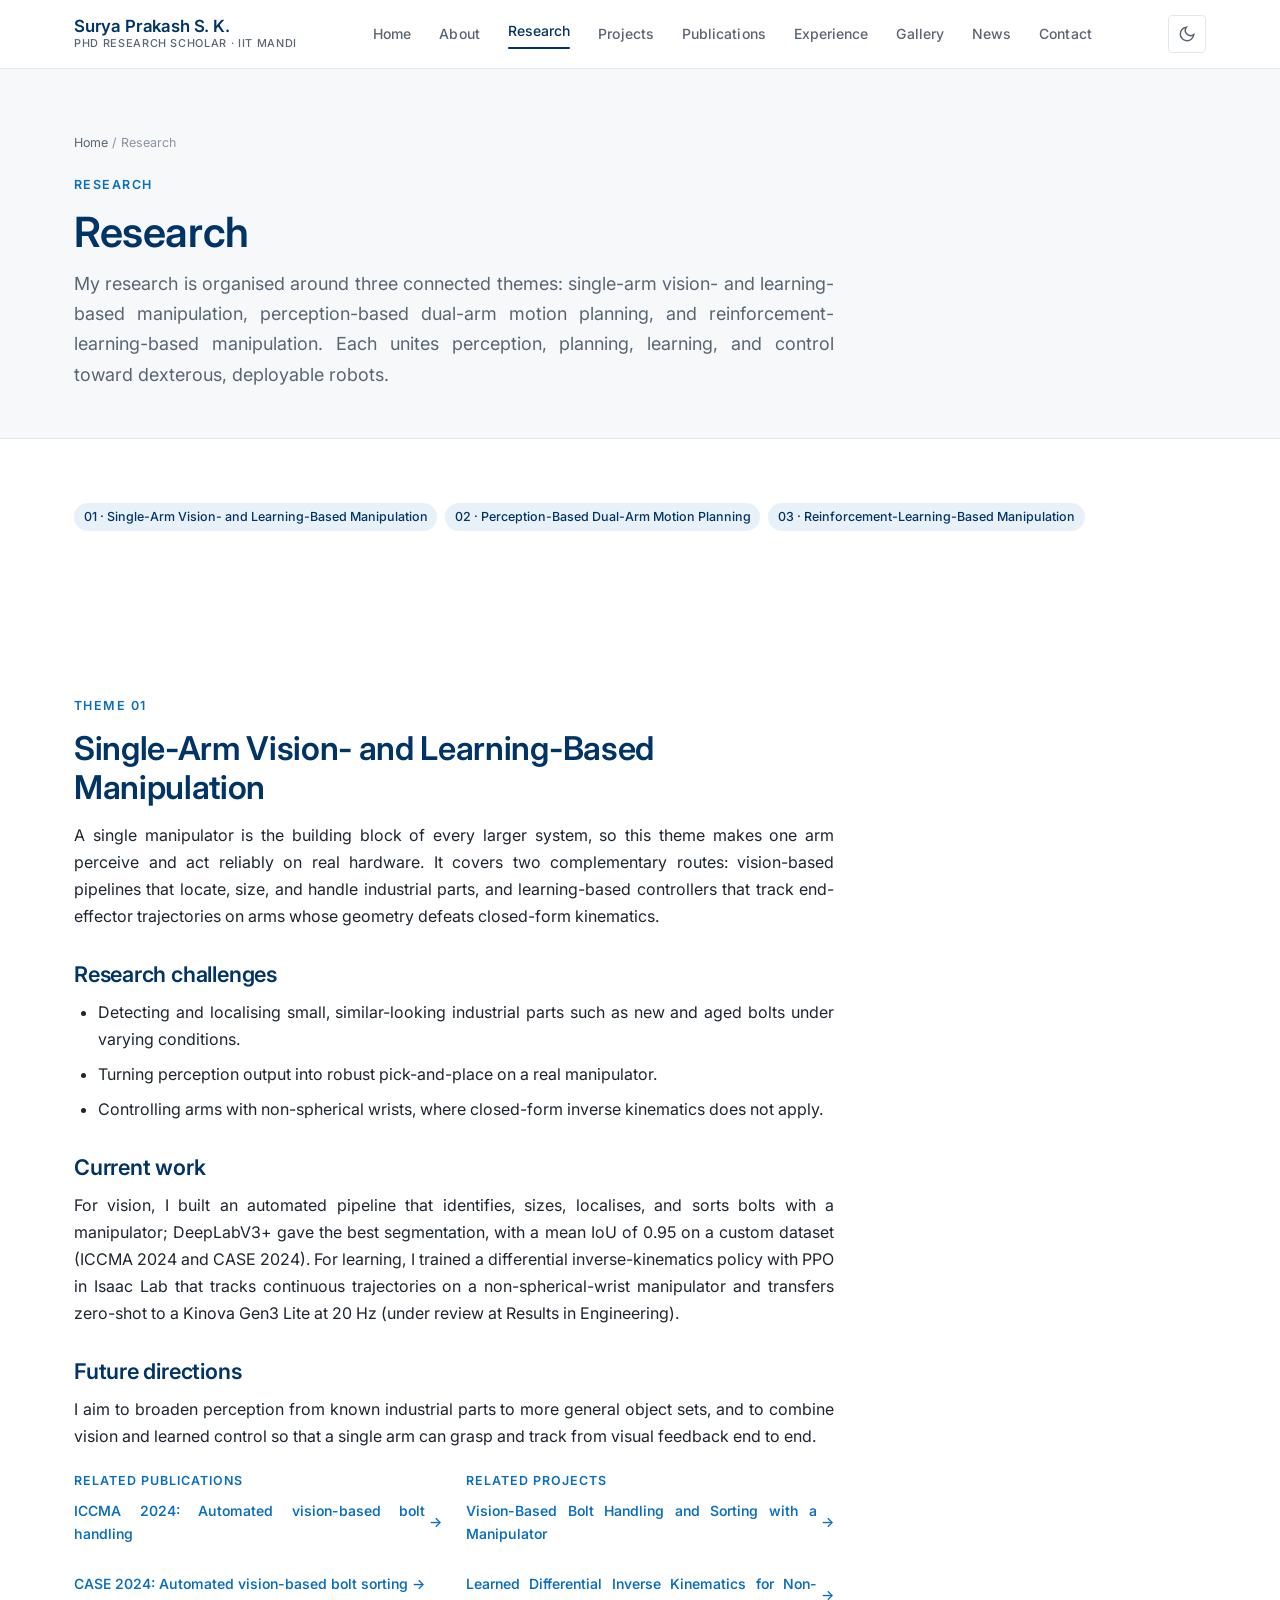
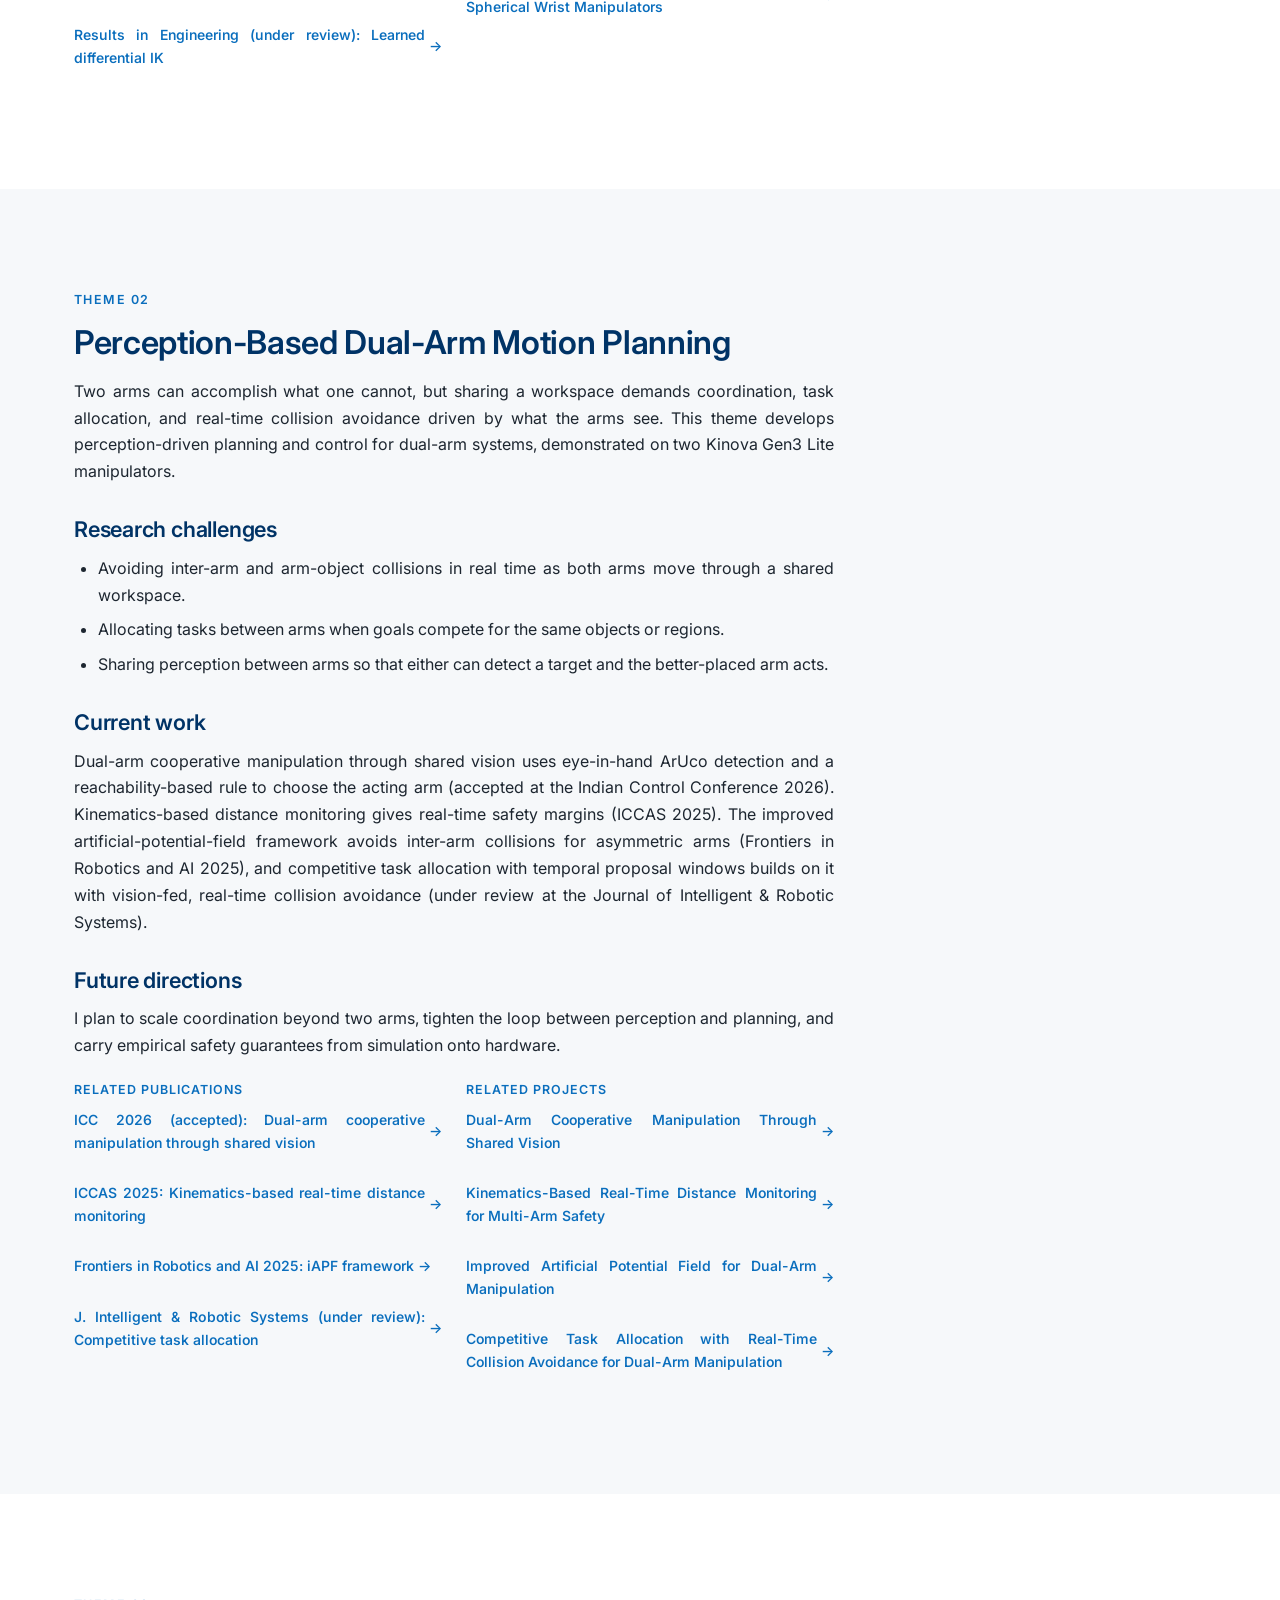
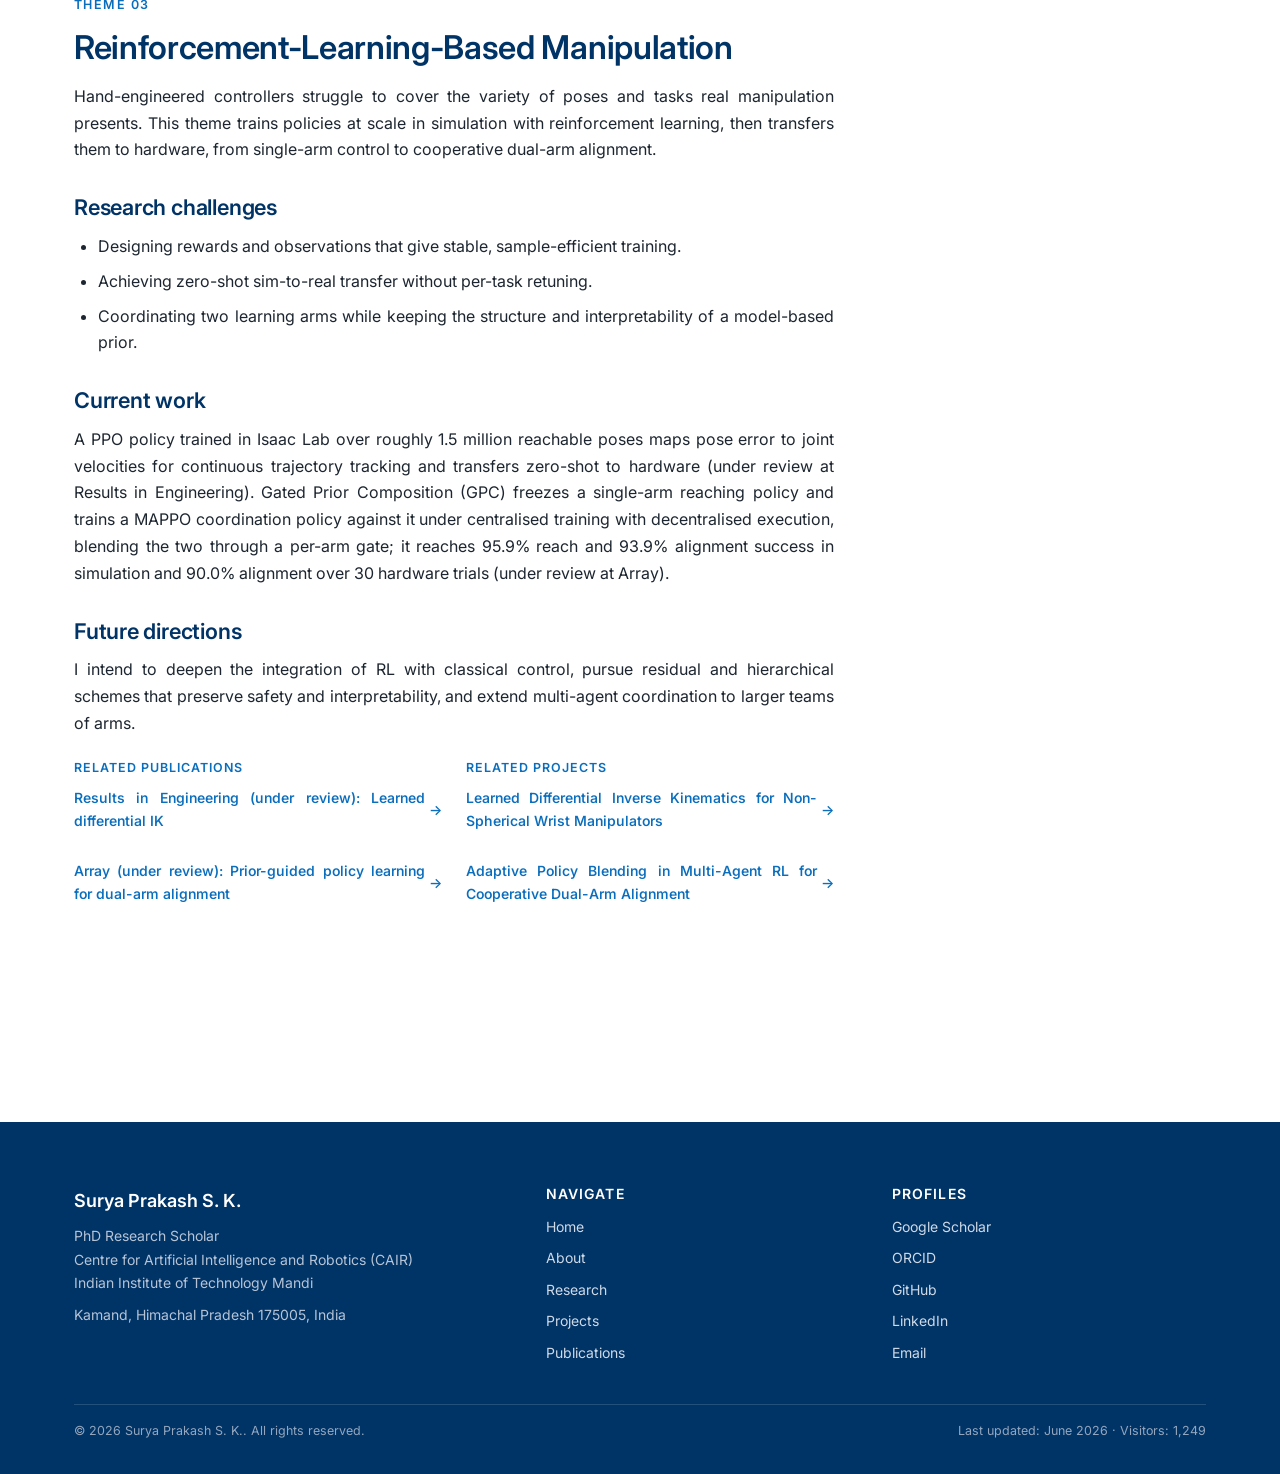
<file: research.html>
<!DOCTYPE html>
<html lang="en" data-theme="light">
<head>
  <meta charset="UTF-8">
  <meta name="viewport" content="width=device-width, initial-scale=1.0">
  <title>Research | Surya Prakash S. K. | Robotics &amp; AI, IIT Mandi</title>
  <meta name="description" content="Research themes of Surya Prakash S. K.: single-arm vision and learning, perception-based dual-arm motion planning, and reinforcement-learning-based manipulation.">
  <meta name="author" content="Surya Prakash S. K.">
  <meta name="keywords" content="Robotics, Robot Learning, Reinforcement Learning, Dual-Arm Manipulation, Motion Planning, Computer Vision, Embodied AI, Isaac Sim, Isaac Lab, IIT Mandi, CAIR">
  <link rel="canonical" href="https://mesksp.github.io/research.html">

  <!-- Open Graph / social -->
  <meta property="og:type" content="profile">
  <meta property="og:title" content="Research | Surya Prakash S. K.">
  <meta property="og:description" content="Three research themes: single-arm vision and learning, perception-based dual-arm motion planning, and reinforcement-learning-based manipulation.">
  <meta property="og:url" content="https://mesksp.github.io/research.html">
  <meta name="twitter:card" content="summary">

  <!-- Fonts -->
  <link rel="preconnect" href="https://fonts.googleapis.com">
  <link rel="preconnect" href="https://fonts.gstatic.com" crossorigin>
  <link href="https://fonts.googleapis.com/css2?family=Inter:wght@400;500;600;700&family=Source+Serif+4:opsz,wght@8..60,400;8..60,600&family=Source+Sans+3:wght@400;600&family=JetBrains+Mono:wght@400;500&display=swap" rel="stylesheet">

  <!-- Stylesheets -->
  <link rel="stylesheet" href="css/style.css?v=7">
  <link rel="stylesheet" href="css/responsive.css">
  <link rel="stylesheet" href="css/animations.css">

  <!-- Theme guard: apply saved/system theme before first paint -->
  <script>
    (function () {
      try {
        var t = localStorage.getItem('sp_theme');
        if (t !== 'light' && t !== 'dark') {
          t = (window.matchMedia && window.matchMedia('(prefers-color-scheme: dark)').matches) ? 'dark' : 'light';
        }
        document.documentElement.setAttribute('data-theme', t);
      } catch (e) {}
    })();
  </script>

  <!-- Schema.org Person metadata -->
  <script type="application/ld+json">
  {
    "@context": "https://schema.org",
    "@type": "Person",
    "name": "Surya Prakash S. K.",
    "jobTitle": "PhD Research Scholar",
    "affiliation": {
      "@type": "CollegeOrUniversity",
      "name": "Indian Institute of Technology Mandi"
    },
    "worksFor": {
      "@type": "Organization",
      "name": "Centre for Artificial Intelligence and Robotics (CAIR), IIT Mandi"
    },
    "email": "mailto:s.surya1754@gmail.com",
    "url": "https://mesksp.github.io/",
    "sameAs": ["https://www.linkedin.com/in/surya-prakash-s-k-7517b2157/"],
    "knowsAbout": ["Robotics", "Robot Learning", "Reinforcement Learning", "Motion Planning", "Computer Vision", "Vision-Based Manipulation", "Dual-Arm Manipulation", "Embodied AI", "Robot Control"]
  }
  </script>
</head>
<body>
  <a class="skip-link" href="#main">Skip to content</a>
  <!-- Header injected by components.js -->
  <div id="site-header"></div>

  <main id="main">
    <!-- ================= PAGE INTRO ================= -->
    <section class="page-intro">
      <div class="container">
        <nav class="breadcrumb" aria-label="Breadcrumb"><a href="index.html">Home</a> / Research</nav>
        <span class="eyebrow">Research</span>
        <h1>Research</h1>
        <p>My research is organised around three connected themes: single-arm vision- and learning-based manipulation, perception-based dual-arm motion planning, and reinforcement-learning-based manipulation. Each unites perception, planning, learning, and control toward dexterous, deployable robots.</p>
      </div>
    </section>

    <section class="section--tight">
      <div class="container">
        <div class="reveal" style="display:flex;flex-wrap:wrap;gap:var(--sp-2);">
          <a class="tag tag--navy" href="#theme-single-arm">01 · Single-Arm Vision- and Learning-Based Manipulation</a>
          <a class="tag tag--navy" href="#theme-dual-arm-planning">02 · Perception-Based Dual-Arm Motion Planning</a>
          <a class="tag tag--navy" href="#theme-rl">03 · Reinforcement-Learning-Based Manipulation</a>
        </div>
      </div>
    </section>
    <!-- ===== THEME 1: Single-Arm Vision- and Learning-Based Manipulation ===== -->
    <section class="section" id="theme-single-arm">
      <div class="container">
        <div class="prose reveal">
          <span class="eyebrow">Theme 01</span>
          <h2>Single-Arm Vision- and Learning-Based Manipulation</h2>
          <p>A single manipulator is the building block of every larger system, so this theme makes one arm perceive and act reliably on real hardware. It covers two complementary routes: vision-based pipelines that locate, size, and handle industrial parts, and learning-based controllers that track end-effector trajectories on arms whose geometry defeats closed-form kinematics.</p>
          <h3>Research challenges</h3>
          <ul class="bullets" style="padding-left: var(--sp-5); list-style: disc;"><li>Detecting and localising small, similar-looking industrial parts such as new and aged bolts under varying conditions.</li><li>Turning perception output into robust pick-and-place on a real manipulator.</li><li>Controlling arms with non-spherical wrists, where closed-form inverse kinematics does not apply.</li></ul>
          <h3>Current work</h3>
          <p>For vision, I built an automated pipeline that identifies, sizes, localises, and sorts bolts with a manipulator; DeepLabV3+ gave the best segmentation, with a mean IoU of 0.95 on a custom dataset (ICCMA 2024 and CASE 2024). For learning, I trained a differential inverse-kinematics policy with PPO in Isaac Lab that tracks continuous trajectories on a non-spherical-wrist manipulator and transfers zero-shot to a Kinova Gen3 Lite at 20 Hz (under review at Results in Engineering).</p>
          <h3>Future directions</h3>
          <p>I aim to broaden perception from known industrial parts to more general object sets, and to combine vision and learned control so that a single arm can grasp and track from visual feedback end to end.</p>
          <div class="grid grid-2" style="margin-top: var(--sp-5);">
            <div>
              <h4 style="font-size:var(--fs-xs);text-transform:uppercase;letter-spacing:.08em;color:var(--accent);margin-bottom:var(--sp-2);">Related publications</h4>
              <p><a class="link-arrow" href="publications.html">ICCMA 2024: Automated vision-based bolt handling</a></p><p><a class="link-arrow" href="publications.html">CASE 2024: Automated vision-based bolt sorting</a></p><p><a class="link-arrow" href="publications.html">Results in Engineering (under review): Learned differential IK</a></p>
            </div>
            <div>
              <h4 style="font-size:var(--fs-xs);text-transform:uppercase;letter-spacing:.08em;color:var(--accent);margin-bottom:var(--sp-2);">Related projects</h4>
              <p><a class="link-arrow" href="projects.html">Vision-Based Bolt Handling and Sorting with a Manipulator</a></p><p><a class="link-arrow" href="projects.html">Learned Differential Inverse Kinematics for Non-Spherical Wrist Manipulators</a></p>
            </div>
          </div>
        </div>
      </div>
    </section>
    <!-- ===== THEME 2: Perception-Based Dual-Arm Motion Planning ===== -->
    <section class="section section--alt" id="theme-dual-arm-planning">
      <div class="container">
        <div class="prose reveal">
          <span class="eyebrow">Theme 02</span>
          <h2>Perception-Based Dual-Arm Motion Planning</h2>
          <p>Two arms can accomplish what one cannot, but sharing a workspace demands coordination, task allocation, and real-time collision avoidance driven by what the arms see. This theme develops perception-driven planning and control for dual-arm systems, demonstrated on two Kinova Gen3 Lite manipulators.</p>
          <h3>Research challenges</h3>
          <ul class="bullets" style="padding-left: var(--sp-5); list-style: disc;"><li>Avoiding inter-arm and arm-object collisions in real time as both arms move through a shared workspace.</li><li>Allocating tasks between arms when goals compete for the same objects or regions.</li><li>Sharing perception between arms so that either can detect a target and the better-placed arm acts.</li></ul>
          <h3>Current work</h3>
          <p>Dual-arm cooperative manipulation through shared vision uses eye-in-hand ArUco detection and a reachability-based rule to choose the acting arm (accepted at the Indian Control Conference 2026). Kinematics-based distance monitoring gives real-time safety margins (ICCAS 2025). The improved artificial-potential-field framework avoids inter-arm collisions for asymmetric arms (Frontiers in Robotics and AI 2025), and competitive task allocation with temporal proposal windows builds on it with vision-fed, real-time collision avoidance (under review at the Journal of Intelligent &amp; Robotic Systems).</p>
          <h3>Future directions</h3>
          <p>I plan to scale coordination beyond two arms, tighten the loop between perception and planning, and carry empirical safety guarantees from simulation onto hardware.</p>
          <div class="grid grid-2" style="margin-top: var(--sp-5);">
            <div>
              <h4 style="font-size:var(--fs-xs);text-transform:uppercase;letter-spacing:.08em;color:var(--accent);margin-bottom:var(--sp-2);">Related publications</h4>
              <p><a class="link-arrow" href="publications.html">ICC 2026 (accepted): Dual-arm cooperative manipulation through shared vision</a></p><p><a class="link-arrow" href="publications.html">ICCAS 2025: Kinematics-based real-time distance monitoring</a></p><p><a class="link-arrow" href="publications.html">Frontiers in Robotics and AI 2025: iAPF framework</a></p><p><a class="link-arrow" href="publications.html">J. Intelligent &amp; Robotic Systems (under review): Competitive task allocation</a></p>
            </div>
            <div>
              <h4 style="font-size:var(--fs-xs);text-transform:uppercase;letter-spacing:.08em;color:var(--accent);margin-bottom:var(--sp-2);">Related projects</h4>
              <p><a class="link-arrow" href="projects.html">Dual-Arm Cooperative Manipulation Through Shared Vision</a></p><p><a class="link-arrow" href="projects.html">Kinematics-Based Real-Time Distance Monitoring for Multi-Arm Safety</a></p><p><a class="link-arrow" href="projects.html">Improved Artificial Potential Field for Dual-Arm Manipulation</a></p><p><a class="link-arrow" href="projects.html">Competitive Task Allocation with Real-Time Collision Avoidance for Dual-Arm Manipulation</a></p>
            </div>
          </div>
        </div>
      </div>
    </section>
    <!-- ===== THEME 3: Reinforcement-Learning-Based Manipulation ===== -->
    <section class="section" id="theme-rl">
      <div class="container">
        <div class="prose reveal">
          <span class="eyebrow">Theme 03</span>
          <h2>Reinforcement-Learning-Based Manipulation</h2>
          <p>Hand-engineered controllers struggle to cover the variety of poses and tasks real manipulation presents. This theme trains policies at scale in simulation with reinforcement learning, then transfers them to hardware, from single-arm control to cooperative dual-arm alignment.</p>
          <h3>Research challenges</h3>
          <ul class="bullets" style="padding-left: var(--sp-5); list-style: disc;"><li>Designing rewards and observations that give stable, sample-efficient training.</li><li>Achieving zero-shot sim-to-real transfer without per-task retuning.</li><li>Coordinating two learning arms while keeping the structure and interpretability of a model-based prior.</li></ul>
          <h3>Current work</h3>
          <p>A PPO policy trained in Isaac Lab over roughly 1.5 million reachable poses maps pose error to joint velocities for continuous trajectory tracking and transfers zero-shot to hardware (under review at Results in Engineering). Gated Prior Composition (GPC) freezes a single-arm reaching policy and trains a MAPPO coordination policy against it under centralised training with decentralised execution, blending the two through a per-arm gate; it reaches 95.9% reach and 93.9% alignment success in simulation and 90.0% alignment over 30 hardware trials (under review at Array).</p>
          <h3>Future directions</h3>
          <p>I intend to deepen the integration of RL with classical control, pursue residual and hierarchical schemes that preserve safety and interpretability, and extend multi-agent coordination to larger teams of arms.</p>
          <div class="grid grid-2" style="margin-top: var(--sp-5);">
            <div>
              <h4 style="font-size:var(--fs-xs);text-transform:uppercase;letter-spacing:.08em;color:var(--accent);margin-bottom:var(--sp-2);">Related publications</h4>
              <p><a class="link-arrow" href="publications.html">Results in Engineering (under review): Learned differential IK</a></p><p><a class="link-arrow" href="publications.html">Array (under review): Prior-guided policy learning for dual-arm alignment</a></p>
            </div>
            <div>
              <h4 style="font-size:var(--fs-xs);text-transform:uppercase;letter-spacing:.08em;color:var(--accent);margin-bottom:var(--sp-2);">Related projects</h4>
              <p><a class="link-arrow" href="projects.html">Learned Differential Inverse Kinematics for Non-Spherical Wrist Manipulators</a></p><p><a class="link-arrow" href="projects.html">Adaptive Policy Blending in Multi-Agent RL for Cooperative Dual-Arm Alignment</a></p>
            </div>
          </div>
        </div>
      </div>
    </section>
  </main>

  <!-- Footer injected by components.js -->
  <div id="site-footer"></div>

  <!-- Scripts (order matters: config → theme → renderers → bootstrap) -->
  <script src="js/components.js?v=6"></script>
  <script src="js/darkmode.js"></script>
  <script src="js/main.js"></script>
</body>
</html>
</file>
<file: css/style.css>
/* ==========================================================================
   Surya Prakash S. K.: Academic Research Website
   style.css  |  Core design system: tokens, typography, layout, components
   --------------------------------------------------------------------------
   Section index:
     1.  Design tokens (color, type, spacing, theming)
     2.  Reset & base elements
     3.  Typography scale
     4.  Layout primitives (container, section, grid)
     5.  Site header / sticky navigation
     6.  Site footer
     7.  Buttons & links
     8.  Eyebrows, dividers, section headers
     9.  Hero (home)
     10. Cards (research, project, publication, news, gallery)
     11. Profile / contact link rail
     12. Tables, badges, tags, pills
     13. Timeline
     14. Stats band
     15. Forms / search & filter controls
     16. Skill matrix
     17. Back-to-top, utilities, accessibility
   ========================================================================== */

/* ==========================================================================
   1. DESIGN TOKENS
   ========================================================================== */
:root {
  /* Brand palette ------------------------------------------------------- */
  --navy:           #003366;   /* primary institutional navy            */
  --navy-700:       #002a52;   /* deep navy for hovers / footer         */
  --navy-300:       #2f5c8a;   /* lighter navy for secondary accents    */
  --accent:         #0a6ebd;   /* restrained link / focus accent        */
  --accent-soft:    #e8f0f8;   /* faint navy tint for fills             */

  /* Neutral ramp -------------------------------------------------------- */
  --black:          #14181d;
  --ink:            #1d2630;   /* primary body text                     */
  --gray-700:       #3c4655;
  --gray-500:       #5a6573;   /* secondary text                        */
  --gray-400:       #8a93a0;
  --gray-300:       #c3cad3;
  --gray-200:       #e2e7ec;   /* hairline rules                        */
  --gray-100:       #eef1f4;   /* subtle surfaces                       */
  --gray-50:        #f6f8fa;   /* page alt surface                      */
  --white:          #ffffff;

  /* Semantic surface / text (light theme defaults) ---------------------- */
  --bg:             var(--white);
  --bg-alt:         var(--gray-50);
  --surface:        var(--white);
  --surface-2:      var(--gray-50);
  --text:           var(--ink);
  --text-soft:      var(--gray-500);
  --text-faint:     var(--gray-400);
  --heading:        var(--navy);
  --rule:           var(--gray-200);
  --rule-strong:    var(--gray-300);
  --link:           var(--accent);
  --link-hover:     var(--navy);
  --chip-bg:        var(--gray-100);
  --chip-text:      var(--gray-700);
  --header-bg:      rgba(255, 255, 255, 0.88);
  --shadow-sm:      0 1px 2px rgba(20, 24, 29, 0.05);
  --shadow-md:      0 6px 22px rgba(20, 24, 29, 0.08);
  --shadow-lg:      0 14px 40px rgba(20, 24, 29, 0.10);

  /* Typography ---------------------------------------------------------- */
  --font-sans: "Inter", "Source Sans 3", "Roboto", system-ui, -apple-system,
               "Segoe UI", Helvetica, Arial, sans-serif;
  --font-serif: "Source Serif 4", Georgia, "Times New Roman", serif;
  --font-mono: "JetBrains Mono", ui-monospace, "SFMono-Regular", Menlo,
               Consolas, monospace;

  /* Modular type scale (1.200 minor third) ------------------------------ */
  --fs-xs:   0.78rem;
  --fs-sm:   0.875rem;
  --fs-base: 1rem;
  --fs-md:   1.125rem;
  --fs-lg:   1.35rem;
  --fs-xl:   1.62rem;
  --fs-2xl:  2.05rem;
  --fs-3xl:  2.6rem;
  --fs-4xl:  3.35rem;

  --lh-tight: 1.18;
  --lh-snug:  1.35;
  --lh-body:  1.68;

  /* Spacing scale ------------------------------------------------------- */
  --sp-1: 0.25rem;
  --sp-2: 0.5rem;
  --sp-3: 0.75rem;
  --sp-4: 1rem;
  --sp-5: 1.5rem;
  --sp-6: 2rem;
  --sp-7: 3rem;
  --sp-8: 4rem;
  --sp-9: 6rem;

  /* Geometry ------------------------------------------------------------ */
  --radius-sm: 4px;
  --radius:    8px;
  --radius-lg: 14px;
  --maxw:      1180px;
  --maxw-prose: 760px;
  --header-h:  68px;

  --transition: 180ms cubic-bezier(0.4, 0, 0.2, 1);
}

/* Dark theme override -------------------------------------------------- */
:root[data-theme="dark"] {
  --bg:          #0e141b;
  --bg-alt:      #121a23;
  --surface:     #161f29;
  --surface-2:   #1b2530;
  --text:        #dde3ea;
  --text-soft:   #9aa6b4;
  --text-faint:  #6f7c8b;
  --heading:     #cfe0f3;
  --rule:        #243140;
  --rule-strong: #324153;
  --link:        #5aa9e6;
  --link-hover:  #8fc4f0;
  --chip-bg:     #1d2935;
  --chip-text:   #c0cad6;
  --accent-soft: #14283c;
  --header-bg:   rgba(14, 20, 27, 0.86);
  --shadow-sm:   0 1px 2px rgba(0, 0, 0, 0.4);
  --shadow-md:   0 6px 22px rgba(0, 0, 0, 0.45);
  --shadow-lg:   0 14px 40px rgba(0, 0, 0, 0.5);
}

/* ==========================================================================
   2. RESET & BASE
   ========================================================================== */
*, *::before, *::after { box-sizing: border-box; }

html {
  scroll-behavior: smooth;
  scroll-padding-top: calc(var(--header-h) + 12px);
  -webkit-text-size-adjust: 100%;
}

body {
  margin: 0;
  font-family: var(--font-sans);
  font-size: var(--fs-base);
  line-height: var(--lh-body);
  color: var(--text);
  background: var(--bg);
  font-feature-settings: "kern", "liga", "calt";
  -webkit-font-smoothing: antialiased;
  -moz-osx-font-smoothing: grayscale;
  transition: background-color var(--transition), color var(--transition);
}

img, svg, video { max-width: 100%; height: auto; display: block; }
ul, ol { margin: 0; padding: 0; }
li { list-style: none; }

a { color: var(--link); text-decoration: none; transition: color var(--transition); }
a:hover { color: var(--link-hover); }

::selection { background: var(--navy); color: #fff; }

/* ==========================================================================
   3. TYPOGRAPHY
   ========================================================================== */
h1, h2, h3, h4 {
  color: var(--heading);
  line-height: var(--lh-tight);
  margin: 0 0 var(--sp-4);
  font-weight: 600;
  letter-spacing: -0.01em;
}
h1 { font-size: var(--fs-3xl); }
h2 { font-size: var(--fs-2xl); }
h3 { font-size: var(--fs-xl); }
h4 { font-size: var(--fs-lg); }

p { margin: 0 0 var(--sp-4); color: var(--text); }
p.lead {
  font-size: var(--fs-md);
  line-height: var(--lh-body);
  color: var(--text-soft);
}

strong { font-weight: 650; color: var(--text); }
small { font-size: var(--fs-sm); color: var(--text-soft); }

.serif { font-family: var(--font-serif); }
.mono  { font-family: var(--font-mono); }

/* ==========================================================================
   4. LAYOUT PRIMITIVES
   ========================================================================== */
.container {
  width: 100%;
  max-width: var(--maxw);
  margin-inline: auto;
  padding-inline: var(--sp-5);
}

.section { padding-block: var(--sp-9); }
.section--tight { padding-block: var(--sp-8); }
.section--alt { background: var(--bg-alt); }

.prose { max-width: var(--maxw-prose); }
.prose p { margin-bottom: var(--sp-5); }
.prose h3 { margin-top: var(--sp-6); margin-bottom: var(--sp-3); font-size: var(--fs-lg); }

/* Reusable bulleted list (the global reset removes markers by default) */
ul.bullets { padding-left: var(--sp-5); margin-bottom: var(--sp-5); }
ul.bullets li { list-style: disc; margin-bottom: var(--sp-2); color: var(--text); }
.prose ul.bullets li { margin-bottom: var(--sp-2); }

.grid { display: grid; gap: var(--sp-5); }
.grid-2 { grid-template-columns: repeat(2, 1fr); }
.grid-3 { grid-template-columns: repeat(3, 1fr); }
.grid-auto { grid-template-columns: repeat(auto-fill, minmax(300px, 1fr)); }

.stack-1 > * + * { margin-top: var(--sp-1); }
.stack-2 > * + * { margin-top: var(--sp-2); }
.stack-3 > * + * { margin-top: var(--sp-3); }

/* ==========================================================================
   5. SITE HEADER / STICKY NAVIGATION
   ========================================================================== */
.site-header {
  position: sticky;
  top: 0;
  z-index: 100;
  background: var(--header-bg);
  backdrop-filter: saturate(180%) blur(12px);
  -webkit-backdrop-filter: saturate(180%) blur(12px);
  border-bottom: 1px solid var(--rule);
}
.nav {
  display: flex;
  align-items: center;
  justify-content: space-between;
  height: var(--header-h);
  gap: var(--sp-4);
}
.nav__brand {
  display: flex;
  flex-direction: column;
  line-height: 1.05;
  color: var(--heading);
  font-weight: 600;
}
.nav__brand .name { font-size: 1.05rem; letter-spacing: -0.01em; }
.nav__brand .role {
  font-size: 0.68rem;
  font-weight: 500;
  letter-spacing: 0.06em;
  text-transform: uppercase;
  color: var(--text-soft);
  margin-top: 2px;
}
.nav__menu {
  display: flex;
  align-items: center;
  gap: var(--sp-1);
}
.nav__link {
  display: inline-block;
  padding: var(--sp-2) var(--sp-3);
  font-size: var(--fs-sm);
  font-weight: 500;
  color: var(--text-soft);
  border-radius: var(--radius-sm);
  letter-spacing: 0.005em;
}
.nav__link:hover { color: var(--heading); background: var(--chip-bg); }
.nav__link.is-active { color: var(--navy); }
:root[data-theme="dark"] .nav__link.is-active { color: var(--link); }
.nav__link.is-active::after {
  content: "";
  display: block;
  height: 2px;
  background: var(--navy);
  margin-top: 4px;
  border-radius: 2px;
}
:root[data-theme="dark"] .nav__link.is-active::after { background: var(--link); }

.nav__controls { display: flex; align-items: center; gap: var(--sp-2); }

.icon-btn {
  display: inline-flex;
  align-items: center;
  justify-content: center;
  width: 38px; height: 38px;
  border: 1px solid var(--rule);
  background: var(--surface);
  color: var(--text-soft);
  border-radius: var(--radius-sm);
  cursor: pointer;
  transition: var(--transition);
}
.icon-btn:hover { color: var(--heading); border-color: var(--rule-strong); }
.icon-btn svg { width: 18px; height: 18px; }

.nav__toggle { display: none; }

/* Mobile menu panel */
.nav__menu.is-open { display: flex; }

/* ==========================================================================
   6. SITE FOOTER
   ========================================================================== */
.site-footer {
  background: var(--navy);
  color: #cfdae7;
  padding-block: var(--sp-8) var(--sp-6);
  margin-top: var(--sp-9);
}
:root[data-theme="dark"] .site-footer { background: #0a121c; border-top: 1px solid var(--rule); }
.site-footer a { color: #cfdae7; }
.site-footer a:hover { color: #fff; }
.footer-grid {
  display: grid;
  grid-template-columns: 1.4fr 1fr 1fr;
  gap: var(--sp-6);
  margin-bottom: var(--sp-6);
}
.footer-grid h4 { color: #fff; font-size: var(--fs-sm); text-transform: uppercase; letter-spacing: 0.08em; margin-bottom: var(--sp-3); }
.footer-grid .brand-name { font-size: var(--fs-md); color: #fff; font-weight: 600; }
.footer-grid p, .footer-grid li { font-size: var(--fs-sm); color: #b6c4d6; margin-bottom: var(--sp-2); }
.footer-bottom {
  border-top: 1px solid rgba(255,255,255,0.14);
  padding-top: var(--sp-4);
  display: flex;
  flex-wrap: wrap;
  justify-content: space-between;
  gap: var(--sp-2);
  font-size: var(--fs-xs);
  color: #93a6bd;
}

/* ==========================================================================
   7. BUTTONS & LINKS
   ========================================================================== */
.btn {
  display: inline-flex;
  align-items: center;
  gap: var(--sp-2);
  padding: 0.62rem 1.1rem;
  font-size: var(--fs-sm);
  font-weight: 550;
  font-family: inherit;
  border-radius: var(--radius-sm);
  border: 1px solid transparent;
  cursor: pointer;
  transition: var(--transition);
  white-space: nowrap;
}
.btn svg { width: 16px; height: 16px; }
.btn--primary { background: var(--navy); color: #fff; }
.btn--primary:hover { background: var(--navy-700); color: #fff; }
.btn--outline {
  background: var(--surface);
  color: var(--heading);
  border-color: var(--rule-strong);
}
.btn--outline:hover { border-color: var(--navy); color: var(--navy); }
:root[data-theme="dark"] .btn--outline:hover { color: var(--link); border-color: var(--link); }
.btn--ghost { background: transparent; color: var(--link); padding-inline: 0.4rem; }
.btn--sm { padding: 0.4rem 0.7rem; font-size: var(--fs-xs); }

.link-arrow { font-weight: 550; font-size: var(--fs-sm); display: inline-flex; align-items: center; gap: 4px; }
.link-arrow::after { content: "→"; transition: transform var(--transition); }
.link-arrow:hover::after { transform: translateX(3px); }

/* ==========================================================================
   8. EYEBROWS, DIVIDERS, SECTION HEADERS
   ========================================================================== */
.eyebrow {
  display: inline-block;
  font-size: var(--fs-xs);
  font-weight: 600;
  letter-spacing: 0.12em;
  text-transform: uppercase;
  color: var(--accent);
  margin-bottom: var(--sp-3);
}
.section-head { max-width: var(--maxw-prose); margin-bottom: var(--sp-7); }
.section-head h2 { margin-bottom: var(--sp-3); }
.section-head p { color: var(--text-soft); font-size: var(--fs-md); margin-bottom: 0; }

.rule { height: 1px; background: var(--rule); border: 0; margin: 0; }
.rule--accent { height: 3px; width: 56px; background: var(--navy); border-radius: 2px; margin-bottom: var(--sp-5); }
:root[data-theme="dark"] .rule--accent { background: var(--link); }

/* Page intro band */
.page-intro { padding-block: var(--sp-8) var(--sp-7); border-bottom: 1px solid var(--rule); background: var(--bg-alt); }
.page-intro h1 { margin-bottom: var(--sp-3); }
.page-intro p { max-width: var(--maxw-prose); color: var(--text-soft); font-size: var(--fs-md); margin-bottom: 0; }

/* Breadcrumb */
.breadcrumb { font-size: var(--fs-xs); color: var(--text-faint); margin-bottom: var(--sp-4); }
.breadcrumb a { color: var(--text-soft); }

/* ==========================================================================
   9. HERO (HOME)
   ========================================================================== */
.hero { padding-block: var(--sp-9); }
.hero__grid {
  display: grid;
  grid-template-columns: 1fr 320px;
  gap: var(--sp-8);
  align-items: start;
}
.hero__title {
  font-size: var(--fs-4xl);
  font-family: var(--font-serif);
  font-weight: 600;
  letter-spacing: -0.02em;
  margin-bottom: var(--sp-2);
}
.hero__subtitle { font-size: var(--fs-lg); color: var(--text); font-weight: 500; margin-bottom: var(--sp-1); }
.hero__affil { color: var(--text-soft); font-size: var(--fs-md); margin-bottom: var(--sp-5); }
.hero__interests { display: flex; flex-wrap: wrap; gap: var(--sp-2); margin-bottom: var(--sp-6); }
.hero__statement { max-width: 56ch; margin-bottom: var(--sp-6); }
.hero__statement p { font-size: var(--fs-md); line-height: var(--lh-body); }
.hero__actions { display: flex; flex-wrap: wrap; gap: var(--sp-3); margin-bottom: var(--sp-5); }

/* Profile photo placeholder */
.profile-photo {
  position: relative;
  width: 100%;
  aspect-ratio: 4 / 5;
  background: linear-gradient(160deg, var(--accent-soft), var(--gray-100));
  border: 1px solid var(--rule);
  border-radius: var(--radius-lg);
  overflow: hidden;
  display: flex;
  align-items: center;
  justify-content: center;
  text-align: center;
}
.profile-photo img { width: 100%; height: 100%; object-fit: cover; }
.profile-photo .ph-label {
  color: var(--text-faint);
  font-size: var(--fs-xs);
  letter-spacing: 0.04em;
  padding: var(--sp-4);
}
.profile-card {
  margin-top: var(--sp-4);
  border: 1px solid var(--rule);
  border-radius: var(--radius);
  padding: var(--sp-4);
  background: var(--surface);
}
.profile-card dl { margin: 0; display: grid; grid-template-columns: auto 1fr; gap: var(--sp-2) var(--sp-3); }
.profile-card dt { font-size: var(--fs-xs); text-transform: uppercase; letter-spacing: 0.06em; color: var(--text-faint); }
.profile-card dd { margin: 0; font-size: var(--fs-sm); }

/* ==========================================================================
   10. CARDS
   ========================================================================== */
.card {
  background: var(--surface);
  border: 1px solid var(--rule);
  border-radius: var(--radius);
  padding: var(--sp-5);
  transition: var(--transition);
}
.card:hover { border-color: var(--rule-strong); box-shadow: var(--shadow-md); }
.card h3 { font-size: var(--fs-lg); margin-bottom: var(--sp-2); }
.card h3 a { color: inherit; }
.card .card__meta { font-size: var(--fs-xs); color: var(--text-faint); text-transform: uppercase; letter-spacing: 0.06em; margin-bottom: var(--sp-2); }
.card p { font-size: var(--fs-sm); color: var(--text-soft); }

/* Media placeholder inside cards */
.media-ph {
  aspect-ratio: 16 / 9;
  background:
    repeating-linear-gradient(45deg, var(--gray-100) 0 12px, var(--gray-50) 12px 24px);
  border: 1px solid var(--rule);
  border-radius: var(--radius-sm);
  display: flex;
  align-items: center;
  justify-content: center;
  color: var(--text-faint);
  font-size: var(--fs-xs);
  letter-spacing: 0.04em;
  margin-bottom: var(--sp-4);
}
:root[data-theme="dark"] .media-ph {
  background: repeating-linear-gradient(45deg, var(--surface-2) 0 12px, var(--surface) 12px 24px);
}

/* Featured research card (large, two-column) */
.feature-card {
  display: grid;
  grid-template-columns: 300px 1fr;
  gap: var(--sp-6);
  align-items: stretch;
  border: 1px solid var(--rule);
  border-radius: var(--radius-lg);
  padding: var(--sp-6);
  background: var(--surface);
  margin-bottom: var(--sp-6);
}
.feature-card .media-ph { aspect-ratio: 3 / 4; height: 100%; margin: 0; }
.feature-card .media-ph--fig { aspect-ratio: auto; height: auto; align-self: start; background: #fff; }
.feature-card .media-ph--fig img { width: 100%; height: auto; display: block; border-radius: var(--radius-sm); }
.feature-card h3 { font-size: var(--fs-xl); }
.feature-card .fc-block { margin-bottom: var(--sp-4); }
.feature-card .fc-block h4 {
  font-size: var(--fs-xs);
  text-transform: uppercase;
  letter-spacing: 0.08em;
  color: var(--accent);
  margin-bottom: var(--sp-1);
}
.feature-card .fc-block p { font-size: var(--fs-sm); margin-bottom: 0; color: var(--text); }
.feature-card ul.contrib { padding-left: var(--sp-5); }
.feature-card ul.contrib li { list-style: disc; font-size: var(--fs-sm); color: var(--text); margin-bottom: var(--sp-1); }

/* Research theme card */
.theme-card { border-left: 3px solid var(--navy); padding-left: var(--sp-5); }
:root[data-theme="dark"] .theme-card { border-left-color: var(--link); }
.theme-card .theme-num { font-family: var(--font-mono); font-size: var(--fs-sm); color: var(--text-faint); }

/* ==========================================================================
   11. CONTACT / SOCIAL LINK RAIL
   ========================================================================== */
.link-rail { display: flex; flex-wrap: wrap; gap: var(--sp-2); }
.link-rail a {
  display: inline-flex;
  align-items: center;
  gap: var(--sp-2);
  padding: var(--sp-2) var(--sp-3);
  border: 1px solid var(--rule);
  border-radius: var(--radius-sm);
  font-size: var(--fs-sm);
  color: var(--text-soft);
  background: var(--surface);
}
.link-rail a:hover { color: var(--navy); border-color: var(--rule-strong); }
:root[data-theme="dark"] .link-rail a:hover { color: var(--link); }
.link-rail svg { width: 16px; height: 16px; }

/* ==========================================================================
   12. TABLES, BADGES, TAGS, PILLS
   ========================================================================== */
.tag {
  display: inline-block;
  padding: 0.22rem 0.6rem;
  font-size: var(--fs-xs);
  font-weight: 500;
  background: var(--chip-bg);
  color: var(--chip-text);
  border-radius: 100px;
}
.tag--navy { background: var(--accent-soft); color: var(--navy); }
:root[data-theme="dark"] .tag--navy { color: var(--link); }

.badge {
  display: inline-block;
  padding: 0.16rem 0.5rem;
  font-size: 0.68rem;
  font-weight: 650;
  letter-spacing: 0.04em;
  text-transform: uppercase;
  border-radius: var(--radius-sm);
}
.badge--first   { background: #e7f3ea; color: #1d6b39; }
.badge--corr    { background: #eae7f6; color: #4a3691; }
.badge--best    { background: #fbf0d9; color: #8a5a06; }
.badge--review  { background: #fdeaea; color: #9a2c2c; }
.badge--accepted{ background: #e7f0f9; color: #14507f; }
.badge--published{ background: #e7f3ea; color: #1d6b39; }
:root[data-theme="dark"] .badge--first   { background: #16301f; color: #6cc187; }
:root[data-theme="dark"] .badge--corr    { background: #221b40; color: #a896e8; }
:root[data-theme="dark"] .badge--best    { background: #322405; color: #d6a544; }
:root[data-theme="dark"] .badge--review  { background: #361616; color: #e58a8a; }
:root[data-theme="dark"] .badge--accepted{ background: #14283c; color: #6ba9e0; }
:root[data-theme="dark"] .badge--published{ background: #16301f; color: #6cc187; }

/* ==========================================================================
   13. TIMELINE
   ========================================================================== */
.timeline { position: relative; padding-left: var(--sp-6); }
.timeline::before {
  content: ""; position: absolute; left: 7px; top: 6px; bottom: 6px;
  width: 2px; background: var(--rule);
}
.timeline__item { position: relative; padding-bottom: var(--sp-6); }
.timeline__item:last-child { padding-bottom: 0; }
.timeline__item::before {
  content: ""; position: absolute; left: calc(-1 * var(--sp-6) + 1px);
  top: 6px; width: 14px; height: 14px; border-radius: 50%;
  background: var(--surface); border: 3px solid var(--navy);
}
:root[data-theme="dark"] .timeline__item::before { border-color: var(--link); }
.timeline__date { font-family: var(--font-mono); font-size: var(--fs-xs); color: var(--text-faint); }
.timeline__title { font-size: var(--fs-md); font-weight: 600; color: var(--heading); margin: 2px 0; }
.timeline__org { font-size: var(--fs-sm); color: var(--text-soft); margin-bottom: var(--sp-2); }
.timeline__item ul.bullets { padding-left: var(--sp-5); }
.timeline__item ul.bullets li { list-style: disc; font-size: var(--fs-sm); color: var(--text); margin-bottom: var(--sp-1); }

/* ==========================================================================
   14. STATS BAND
   ========================================================================== */
.stats {
  display: grid;
  grid-template-columns: repeat(4, 1fr);
  gap: var(--sp-5);
  border-block: 1px solid var(--rule);
  padding-block: var(--sp-7);
}
.stat { text-align: center; }
.stat__num {
  font-family: var(--font-serif);
  font-size: var(--fs-3xl);
  font-weight: 600;
  color: var(--navy);
  line-height: 1;
}
:root[data-theme="dark"] .stat__num { color: var(--link); }
.stat__label { font-size: var(--fs-sm); color: var(--text-soft); margin-top: var(--sp-2); }

/* ==========================================================================
   15. FORMS / SEARCH & FILTER
   ========================================================================== */
.controls-bar {
  display: flex;
  flex-wrap: wrap;
  gap: var(--sp-3);
  align-items: center;
  margin-bottom: var(--sp-6);
}
.search-field {
  position: relative;
  flex: 1 1 280px;
}
.search-field input {
  width: 100%;
  padding: 0.62rem 0.9rem 0.62rem 2.3rem;
  font-family: inherit;
  font-size: var(--fs-sm);
  color: var(--text);
  background: var(--surface);
  border: 1px solid var(--rule-strong);
  border-radius: var(--radius-sm);
}
.search-field input:focus { outline: 2px solid var(--accent); outline-offset: 1px; border-color: var(--accent); }
.search-field svg {
  position: absolute; left: 0.75rem; top: 50%; transform: translateY(-50%);
  width: 16px; height: 16px; color: var(--text-faint);
}
.filter-group { display: flex; flex-wrap: wrap; gap: var(--sp-2); }
.filter-btn {
  padding: 0.4rem 0.85rem;
  font-size: var(--fs-sm);
  font-family: inherit;
  background: var(--surface);
  border: 1px solid var(--rule-strong);
  color: var(--text-soft);
  border-radius: 100px;
  cursor: pointer;
  transition: var(--transition);
}
.filter-btn:hover { border-color: var(--navy); color: var(--navy); }
.filter-btn.is-active { background: var(--navy); color: #fff; border-color: var(--navy); }
:root[data-theme="dark"] .filter-btn.is-active { background: var(--link); border-color: var(--link); color: #0e141b; }

.result-count { font-size: var(--fs-sm); color: var(--text-faint); margin-bottom: var(--sp-4); }
.empty-state {
  text-align: center;
  padding: var(--sp-8);
  color: var(--text-soft);
  border: 1px dashed var(--rule-strong);
  border-radius: var(--radius);
}

/* Form fields (contact) */
.field { margin-bottom: var(--sp-4); }
.field label { display: block; font-size: var(--fs-sm); font-weight: 550; margin-bottom: var(--sp-2); color: var(--text); }
.field input, .field textarea {
  width: 100%;
  padding: 0.7rem 0.9rem;
  font-family: inherit;
  font-size: var(--fs-sm);
  color: var(--text);
  background: var(--surface);
  border: 1px solid var(--rule-strong);
  border-radius: var(--radius-sm);
}
.field textarea { min-height: 140px; resize: vertical; }
.field input:focus, .field textarea:focus { outline: 2px solid var(--accent); outline-offset: 1px; border-color: var(--accent); }

/* ==========================================================================
   16. SKILL MATRIX
   ========================================================================== */
.skill-group { margin-bottom: var(--sp-6); }
.skill-group h4 {
  font-size: var(--fs-sm);
  text-transform: uppercase;
  letter-spacing: 0.08em;
  color: var(--accent);
  margin-bottom: var(--sp-3);
}
.skill-list { display: flex; flex-wrap: wrap; gap: var(--sp-2); }
.skill-list .tag { background: var(--surface); border: 1px solid var(--rule); }

/* ==========================================================================
   17. PUBLICATION ENTRY
   ========================================================================== */
.pub {
  border: 1px solid var(--rule);
  border-radius: var(--radius);
  padding: var(--sp-5);
  background: var(--surface);
  margin-bottom: var(--sp-4);
  transition: var(--transition);
}
.pub:hover { box-shadow: var(--shadow-sm); border-color: var(--rule-strong); }
.pub__top { display: flex; gap: var(--sp-2); flex-wrap: wrap; margin-bottom: var(--sp-2); }
.pub__title { font-size: var(--fs-md); font-weight: 600; color: var(--heading); margin-bottom: var(--sp-2); line-height: var(--lh-snug); }
.pub__authors { font-size: var(--fs-sm); color: var(--text); margin-bottom: var(--sp-1); }
.pub__authors .me { font-weight: 700; color: var(--navy); }
:root[data-theme="dark"] .pub__authors .me { color: var(--link); }
.pub__venue { font-size: var(--fs-sm); color: var(--text-soft); font-style: italic; margin-bottom: var(--sp-3); }
.pub__venue .year { font-style: normal; font-family: var(--font-mono); color: var(--text-faint); }
.pub__abstract { font-size: var(--fs-sm); color: var(--text-soft); margin-bottom: var(--sp-3); display: none; }
.pub.is-expanded .pub__abstract { display: block; }
.pub__keywords { display: flex; flex-wrap: wrap; gap: var(--sp-1); margin-bottom: var(--sp-3); }
.pub__actions { display: flex; flex-wrap: wrap; gap: var(--sp-2); align-items: center; }
.pub__bibtex {
  display: none;
  margin-top: var(--sp-3);
  background: var(--surface-2);
  border: 1px solid var(--rule);
  border-radius: var(--radius-sm);
  padding: var(--sp-3);
  font-family: var(--font-mono);
  font-size: var(--fs-xs);
  white-space: pre-wrap;
  color: var(--text-soft);
  overflow-x: auto;
}
.pub__bibtex.is-open { display: block; }

/* ==========================================================================
   18. GALLERY
   ========================================================================== */
.gallery-grid { display: grid; grid-template-columns: repeat(auto-fill, minmax(240px, 1fr)); gap: var(--sp-4); }
/* Project videos: hover to play, native controls for the play button */
.proj-video { align-self: start; }
.proj-video video { width: 100%; aspect-ratio: 16 / 9; object-fit: contain; background: #000; border-radius: var(--radius-sm); border: 1px solid var(--rule); }
.proj-video__tabs { display: flex; flex-wrap: wrap; gap: var(--sp-2); margin-top: var(--sp-2); }
.proj-video__tab { font: inherit; font-size: var(--fs-xs); padding: 2px 10px; border: 1px solid var(--rule); border-radius: 999px; background: var(--surface); color: var(--text-soft); cursor: pointer; }
.proj-video__tab.is-active { background: var(--navy, #1f3a5f); border-color: var(--navy, #1f3a5f); color: #fff; }

.gallery-item { border-radius: var(--radius); overflow: hidden; border: 1px solid var(--rule); }
.gallery-item .media-ph { aspect-ratio: 4/3; margin: 0; border: 0; border-radius: 0; }
.gallery-item .media-ph img { width: 100%; height: 100%; object-fit: contain; display: block; background: var(--surface, transparent); }
.gallery-item .cap { padding: var(--sp-3); font-size: var(--fs-sm); color: var(--text-soft); }

/* ==========================================================================
   19. NEWS
   ========================================================================== */
.news-item {
  display: grid;
  grid-template-columns: 120px 1fr;
  gap: var(--sp-5);
  padding-block: var(--sp-4);
  border-bottom: 1px solid var(--rule);
}
.news-item:last-child { border-bottom: 0; }
.news-item .news-date { font-family: var(--font-mono); font-size: var(--fs-xs); color: var(--text-faint); padding-top: 3px; }
.news-item .news-body p { margin-bottom: 0; font-size: var(--fs-sm); }
.news-item .news-tag { margin-bottom: var(--sp-1); }

/* ==========================================================================
   20. BACK-TO-TOP & UTILITIES
   ========================================================================== */
.to-top {
  position: fixed;
  right: var(--sp-5);
  bottom: var(--sp-5);
  width: 44px; height: 44px;
  border-radius: 50%;
  background: var(--navy);
  color: #fff;
  border: 0;
  cursor: pointer;
  display: grid;
  place-items: center;
  opacity: 0;
  pointer-events: none;
  transform: translateY(10px);
  transition: var(--transition);
  z-index: 90;
  box-shadow: var(--shadow-md);
}
.to-top.is-visible { opacity: 1; pointer-events: auto; transform: translateY(0); }
.to-top:hover { background: var(--navy-700); }
.to-top svg { width: 20px; height: 20px; }

.skip-link {
  position: absolute;
  left: -999px;
  top: 8px;
  background: var(--navy);
  color: #fff;
  padding: var(--sp-2) var(--sp-4);
  border-radius: var(--radius-sm);
  z-index: 200;
}
.skip-link:focus { left: 8px; color: #fff; }

:focus-visible { outline: 2px solid var(--accent); outline-offset: 2px; border-radius: 2px; }

.text-center { text-align: center; }
.mt-0 { margin-top: 0; }
.mb-0 { margin-bottom: 0; }
.muted { color: var(--text-soft); }
.sr-only {
  position: absolute; width: 1px; height: 1px; padding: 0; margin: -1px;
  overflow: hidden; clip: rect(0,0,0,0); white-space: nowrap; border: 0;
}
.loading { color: var(--text-faint); font-size: var(--fs-sm); padding: var(--sp-5); }

/* Justified body text (hyphenation keeps word spacing even) */
main p, main li, main dd, .pub__abstract, .fc-block p {
  text-align: justify;
  text-justify: inter-word;
  hyphens: auto;
  -webkit-hyphens: auto;
}
main .text-center, main .text-center p, main p.text-center,
.stat, .stat p, .theme-card p.card__meta, .card__meta, .breadcrumb {
  text-align: center;
  hyphens: manual;
}
.card__meta, .breadcrumb { text-align: left; }
</file>
<file: css/responsive.css>
/* ==========================================================================
   responsive.css  |  Breakpoints & adaptive layout
   --------------------------------------------------------------------------
   Strategy: desktop-first overrides at max-width breakpoints.
     - 1024px : tablet landscape
     -  820px : tablet portrait / large phone (nav collapses)
     -  560px : phone
   ========================================================================== */

/* ---------- Tablet landscape (<= 1024px) ---------- */
@media (max-width: 1024px) {
  :root { --header-h: 64px; }

  .hero__grid { grid-template-columns: 1fr 280px; gap: var(--sp-6); }
  .hero__title { font-size: var(--fs-3xl); }

  .feature-card { grid-template-columns: 240px 1fr; gap: var(--sp-5); }

  .grid-3 { grid-template-columns: repeat(2, 1fr); }
  .footer-grid { grid-template-columns: 1fr 1fr; }
}

/* ---------- Tablet portrait / nav collapse (<= 820px) ---------- */
@media (max-width: 820px) {
  .section { padding-block: var(--sp-8); }
  .section--tight { padding-block: var(--sp-7); }

  /* Collapse navigation into a slide-down panel */
  .nav__toggle { display: inline-flex; }
  .nav__menu {
    position: absolute;
    top: var(--header-h);
    left: 0;
    right: 0;
    flex-direction: column;
    align-items: stretch;
    gap: 0;
    background: var(--surface);
    border-bottom: 1px solid var(--rule);
    box-shadow: var(--shadow-md);
    padding: var(--sp-3);
    display: none;
  }
  .nav__menu.is-open { display: flex; }
  .nav__link { padding: var(--sp-3); font-size: var(--fs-base); border-radius: var(--radius-sm); }
  .nav__link.is-active::after { display: none; }
  .nav__link.is-active { background: var(--accent-soft); }

  /* Hero stacks: photo first */
  .hero { padding-block: var(--sp-7); }
  .hero__grid { grid-template-columns: 1fr; }
  .hero__media { max-width: 280px; order: -1; margin-bottom: var(--sp-5); }
  .hero__title { font-size: var(--fs-2xl); }

  /* Feature card stacks */
  .feature-card { grid-template-columns: 1fr; }
  .feature-card .media-ph { aspect-ratio: 16/9; }

  /* Timeline tighter */
  .news-item { grid-template-columns: 90px 1fr; gap: var(--sp-3); }
}

/* ---------- Phone (<= 560px) ---------- */
@media (max-width: 560px) {
  :root {
    --fs-3xl: 2rem;
    --fs-2xl: 1.7rem;
    --fs-4xl: 2.4rem;
  }
  .container { padding-inline: var(--sp-4); }

  .grid-2, .grid-3, .grid-auto { grid-template-columns: 1fr; }

  .stats { grid-template-columns: repeat(2, 1fr); gap: var(--sp-6) var(--sp-4); }

  .footer-grid { grid-template-columns: 1fr; gap: var(--sp-5); }
  .footer-bottom { flex-direction: column; }

  .hero__actions { flex-direction: column; align-items: stretch; }
  .hero__actions .btn { justify-content: center; }

  .profile-card dl { grid-template-columns: 1fr; gap: var(--sp-1); }
  .profile-card dt { margin-top: var(--sp-2); }

  .news-item { grid-template-columns: 1fr; gap: var(--sp-1); }
  .news-item .news-date { padding-top: 0; }

  .controls-bar { flex-direction: column; align-items: stretch; }

  .to-top { right: var(--sp-4); bottom: var(--sp-4); }
}

/* ---------- Print (CV / archival) ---------- */
@media print {
  .site-header, .to-top, .nav__controls, .hero__actions,
  .controls-bar, .pub__actions, .site-footer { display: none !important; }
  body { color: #000; background: #fff; }
  a { color: #000; text-decoration: underline; }
  .pub__abstract { display: block !important; }
  .section { padding-block: var(--sp-4); }
}
</file>
<file: css/animations.css>
/* ==========================================================================
   animations.css  |  Restrained, academic-grade motion
   --------------------------------------------------------------------------
   Philosophy: motion is used only to aid orientation (scroll reveals,
   stat count-up, gentle hovers). No flashy or decorative effects.
   All motion is disabled under prefers-reduced-motion.
   ========================================================================== */

/* Scroll-reveal: elements fade and rise into place ---------------------- */
.reveal {
  opacity: 0;
  transform: translateY(16px);
  transition: opacity 600ms ease, transform 600ms ease;
  will-change: opacity, transform;
}
.reveal.is-visible {
  opacity: 1;
  transform: none;
}

/* Stagger children when a container reveals ----------------------------- */
.reveal-stagger > * {
  opacity: 0;
  transform: translateY(14px);
  transition: opacity 500ms ease, transform 500ms ease;
}
.reveal-stagger.is-visible > * { opacity: 1; transform: none; }
.reveal-stagger.is-visible > *:nth-child(1) { transition-delay: 0ms; }
.reveal-stagger.is-visible > *:nth-child(2) { transition-delay: 70ms; }
.reveal-stagger.is-visible > *:nth-child(3) { transition-delay: 140ms; }
.reveal-stagger.is-visible > *:nth-child(4) { transition-delay: 210ms; }
.reveal-stagger.is-visible > *:nth-child(5) { transition-delay: 280ms; }
.reveal-stagger.is-visible > *:nth-child(6) { transition-delay: 350ms; }
.reveal-stagger.is-visible > *:nth-child(7) { transition-delay: 420ms; }

/* Header subtle elevation once the page is scrolled --------------------- */
.site-header.is-scrolled { box-shadow: var(--shadow-sm); }

/* Theme transition smoothing (handled inline by tokens) ----------------- */
.theme-fade, .theme-fade * {
  transition: background-color 250ms ease, color 250ms ease,
              border-color 250ms ease !important;
}

/* Card lift on hover (very small) --------------------------------------- */
.card, .pub, .feature-card {
  transition: transform var(--transition), box-shadow var(--transition),
              border-color var(--transition);
}
.card:hover, .feature-card:hover { transform: translateY(-2px); }

/* Page-load fade for the hero ------------------------------------------- */
@keyframes heroIn {
  from { opacity: 0; transform: translateY(12px); }
  to   { opacity: 1; transform: none; }
}
.hero__content > * { animation: heroIn 700ms ease both; }
.hero__content > *:nth-child(1) { animation-delay: 40ms; }
.hero__content > *:nth-child(2) { animation-delay: 100ms; }
.hero__content > *:nth-child(3) { animation-delay: 160ms; }
.hero__content > *:nth-child(4) { animation-delay: 220ms; }
.hero__content > *:nth-child(5) { animation-delay: 280ms; }
.hero__content > *:nth-child(6) { animation-delay: 340ms; }

/* ---------- Respect user motion preferences ---------- */
@media (prefers-reduced-motion: reduce) {
  *, *::before, *::after {
    animation-duration: 0.001ms !important;
    animation-iteration-count: 1 !important;
    transition-duration: 0.001ms !important;
    scroll-behavior: auto !important;
  }
  .reveal, .reveal-stagger > * { opacity: 1 !important; transform: none !important; }
  .card:hover, .feature-card:hover { transform: none; }
}
</file>
